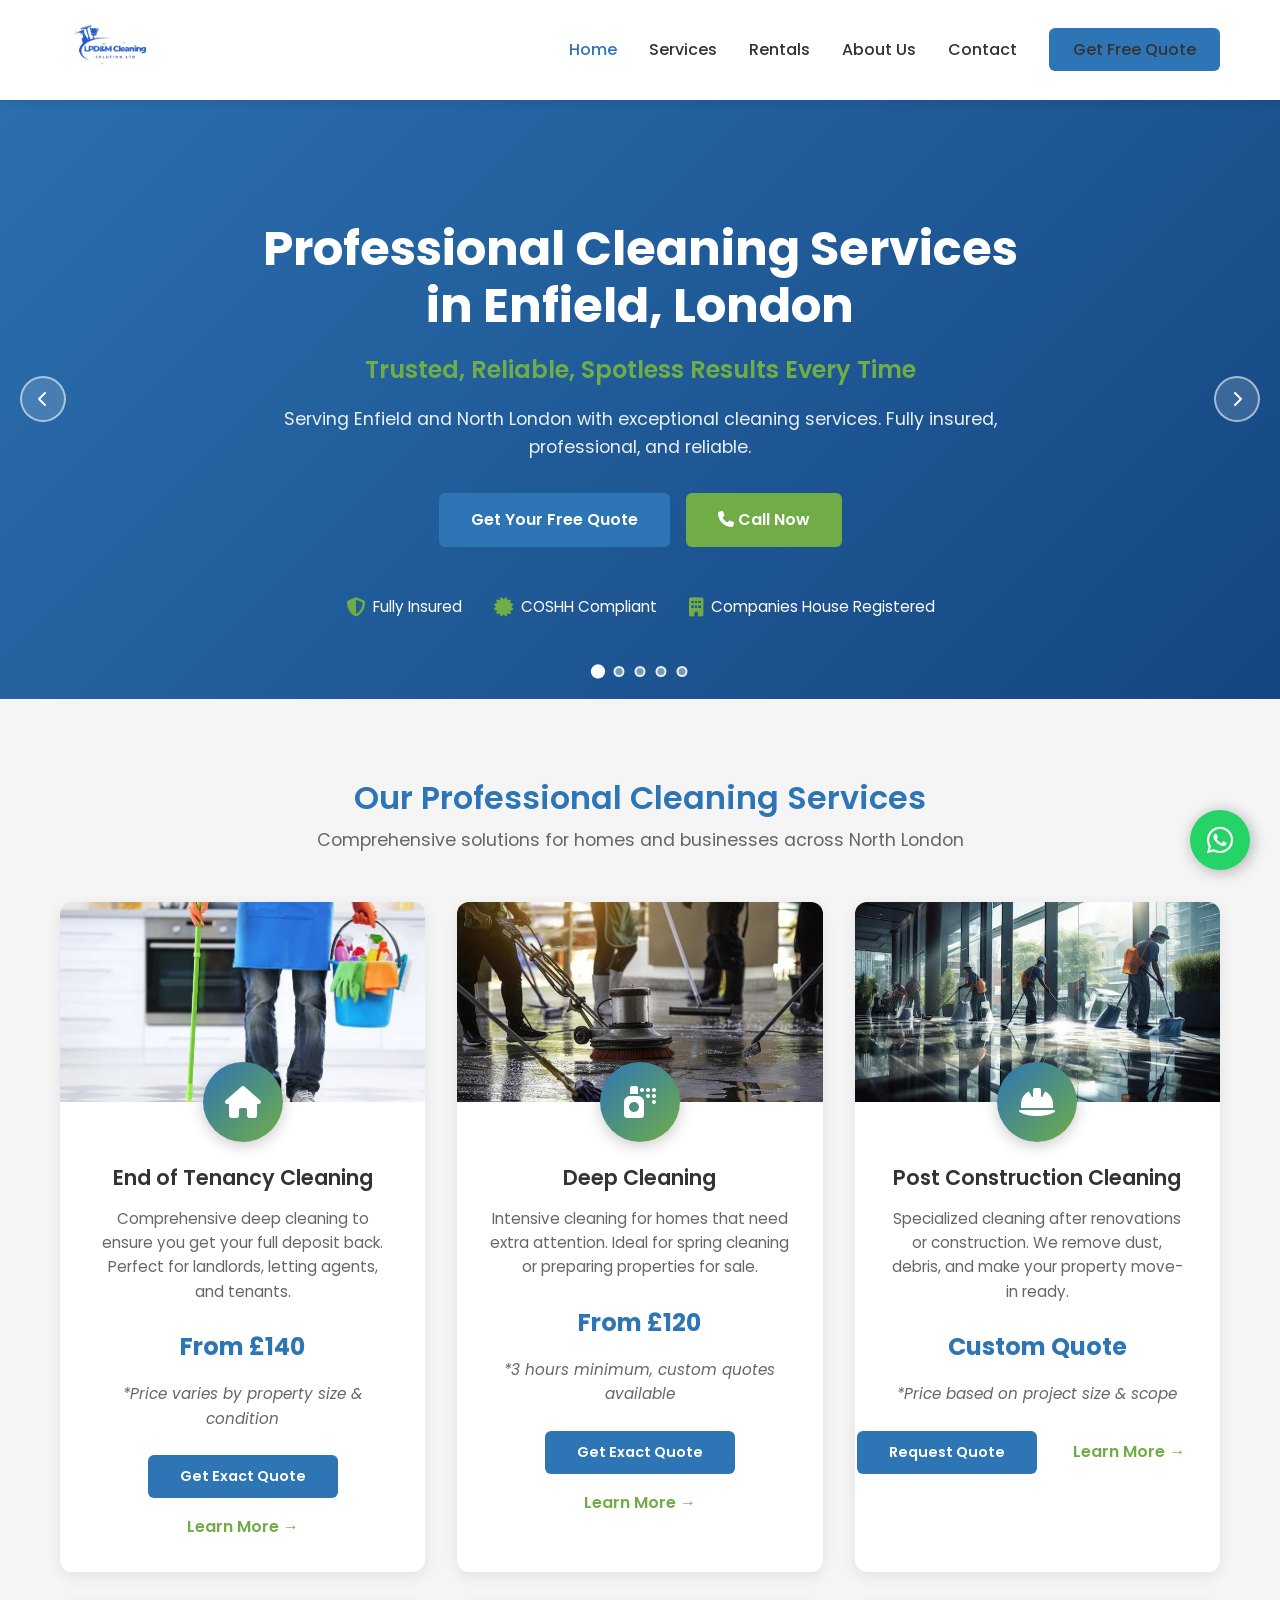
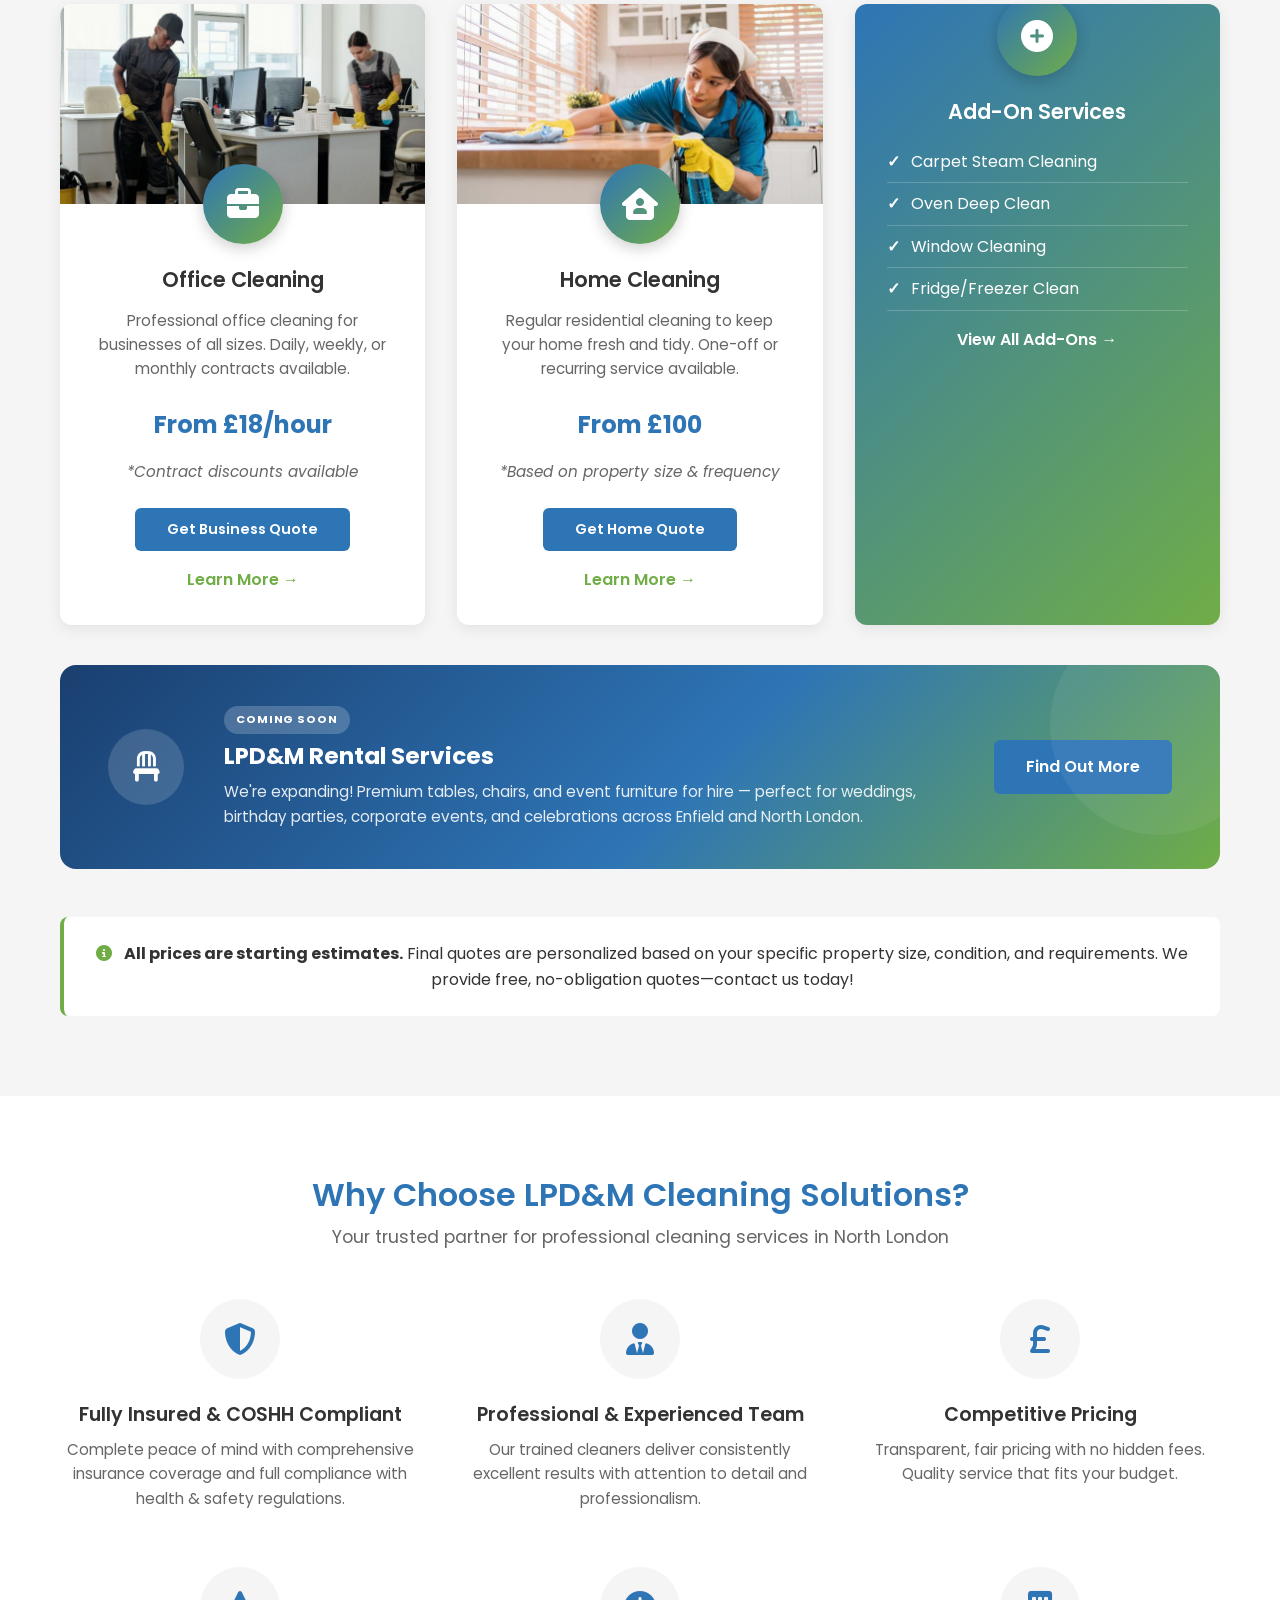
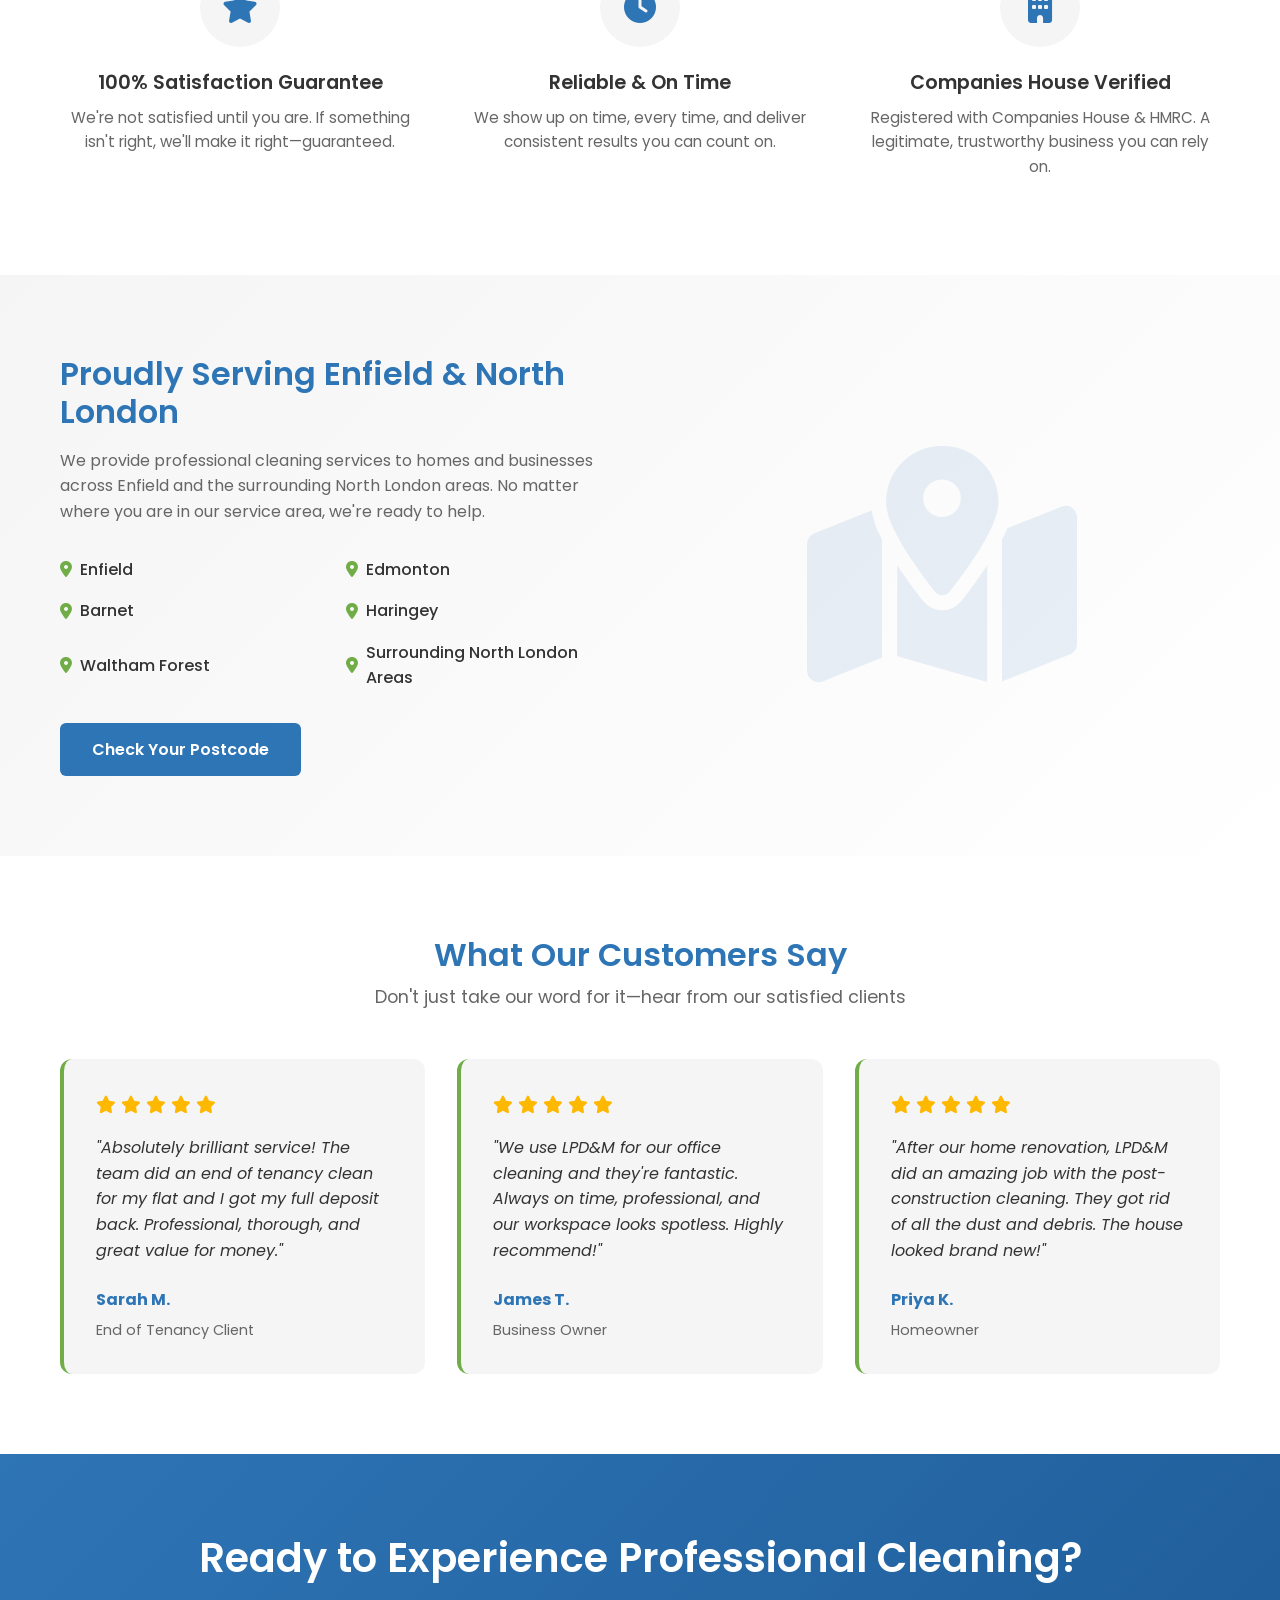
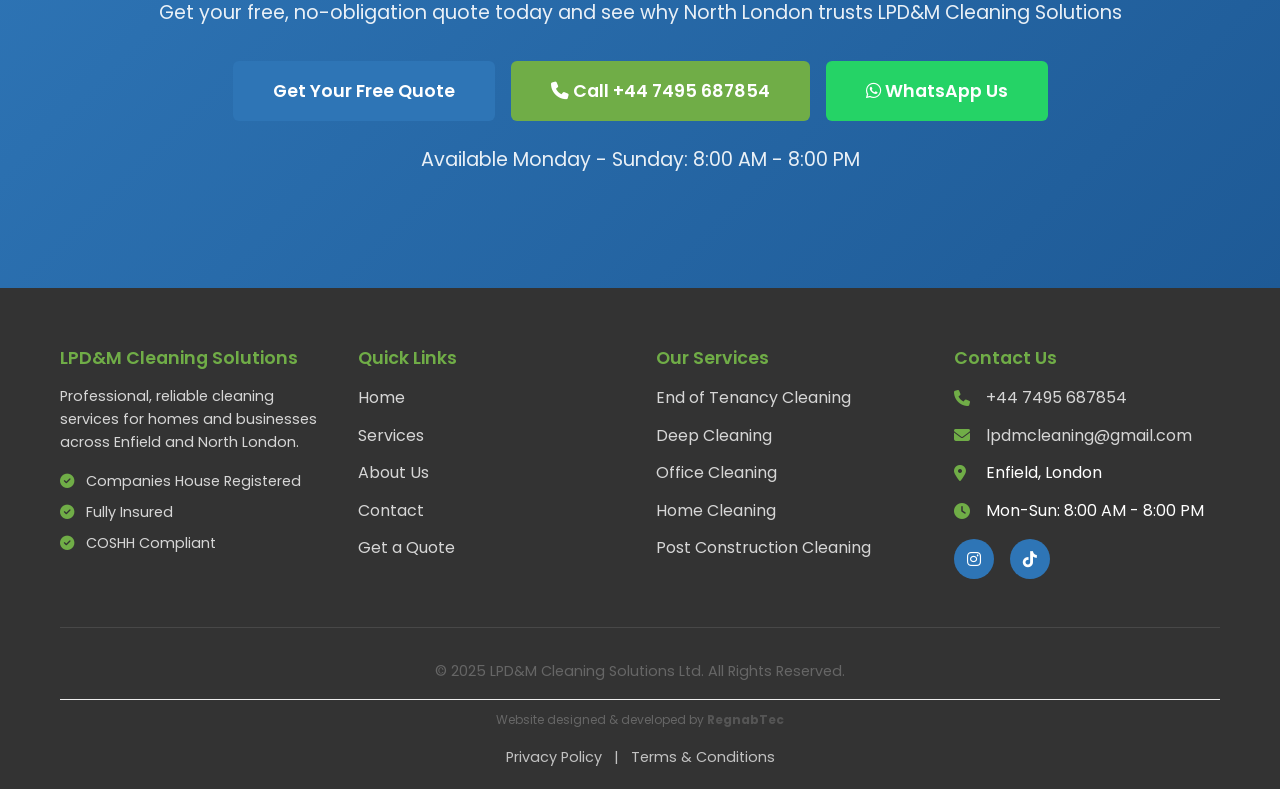
<file: index.html>
<!DOCTYPE html>
<html lang="en">
<head>
    <meta charset="UTF-8">
    <meta name="viewport" content="width=device-width, initial-scale=1.0">
    <meta name="description" content="Professional cleaning services in Enfield and North London. Fully insured, COSHH compliant. End of tenancy, deep cleaning, office cleaning, and more. Get your free quote today!">
    <meta name="keywords" content="cleaning services Enfield, cleaning company London, end of tenancy cleaning, office cleaning, deep cleaning, professional cleaners">
    <title>LPD&M Cleaning Solutions | Professional Cleaning Services in Enfield, London</title>
    <!-- Favicon -->
    <link rel="icon" type="image/png" href="./images/logo_new.png">

    <!-- Preconnect for faster CDN loading -->
    <link rel="preconnect" href="https://fonts.googleapis.com">
    <link rel="preconnect" href="https://fonts.gstatic.com" crossorigin>
    <link rel="preconnect" href="https://cdnjs.cloudflare.com">

    <!-- Open Graph / Social Sharing -->
    <meta property="og:type" content="website">
    <meta property="og:title" content="LPD&M Cleaning Solutions | Professional Cleaning Services in Enfield, London">
    <meta property="og:description" content="Professional cleaning services in Enfield and North London. Fully insured, COSHH compliant. End of tenancy, deep cleaning, office cleaning, and more. Get your free quote today!">
    <meta property="og:image" content="./images/logo_new.png">
    <meta property="og:url" content="https://lpdmcleaning.co.uk/index.html">
    <meta property="og:site_name" content="LPD&M Cleaning Solutions">
    <meta name="twitter:card" content="summary_large_image">
    <meta name="twitter:title" content="LPD&M Cleaning Solutions | Professional Cleaning in Enfield">
    <meta name="twitter:description" content="Trusted cleaning services in Enfield & North London. Fully insured, COSHH compliant. Free quotes available.">
    <meta name="twitter:image" content="./images/logo_new.png">

    <link rel="stylesheet" href="styles.css">

    <!-- Font Awesome for icons -->
    <link rel="stylesheet" href="https://cdnjs.cloudflare.com/ajax/libs/font-awesome/6.4.0/css/all.min.css">

    <!-- Google Fonts -->
    <link href="https://fonts.googleapis.com/css2?family=Poppins:wght@300;400;600;700&display=swap" rel="stylesheet">

    <!-- LocalBusiness Structured Data (JSON-LD) -->
    <script type="application/ld+json">
    {
      "@context": "https://schema.org",
      "@type": "LocalBusiness",
      "name": "LPD&M Cleaning Solutions",
      "description": "Professional cleaning services in Enfield and North London. End of tenancy, deep cleaning, office cleaning, post construction, and home cleaning.",
      "url": "https://lpdmcleaning.co.uk",
      "telephone": "+447495687854",
      "email": "lpdmcleaning@gmail.com",
      "address": {
        "@type": "PostalAddress",
        "addressLocality": "Enfield",
        "addressRegion": "London",
        "addressCountry": "GB"
      },
      "areaServed": ["Enfield", "Edmonton", "Barnet", "Haringey", "Waltham Forest", "North London"],
      "openingHours": "Mo-Su 08:00-20:00",
      "priceRange": "££",
      "image": "https://lpdmcleaning.co.uk/images/logo_new.png",
      "sameAs": [
        "https://www.instagram.com/lpdm_cleaning_services?igsh=Zngyd2xrNWZuODBm&utm_source=qr",
        "https://www.tiktok.com/@lpdmcleaning?_r=1&_t=ZN-948n68hawVS"
      ],
      "hasOfferCatalog": {
        "@type": "OfferCatalog",
        "name": "Cleaning Services",
        "itemListElement": [
          {"@type": "Offer", "itemOffered": {"@type": "Service", "name": "End of Tenancy Cleaning"}, "price": "140", "priceCurrency": "GBP"},
          {"@type": "Offer", "itemOffered": {"@type": "Service", "name": "Deep Cleaning"}, "price": "120", "priceCurrency": "GBP"},
          {"@type": "Offer", "itemOffered": {"@type": "Service", "name": "Office Cleaning"}, "price": "18", "priceCurrency": "GBP"},
          {"@type": "Offer", "itemOffered": {"@type": "Service", "name": "Home Cleaning"}, "price": "100", "priceCurrency": "GBP"},
          {"@type": "Offer", "itemOffered": {"@type": "Service", "name": "Post Construction Cleaning"}}
        ]
      }
    }
    </script>
</head>
<body>

    <!-- Navigation -->
    <nav class="navbar">
        <div class="container">
            <div class="nav-wrapper">
                <div class="logo">
                    <a href="index.html">
                        <img src="./images/logo_new.png" alt="LPD&M Cleaning Solutions Logo" class="logo-img">
                       
                    </a>
                </div>
                <ul class="nav-menu">
                    <li><a href="index.html" class="active">Home</a></li>
                    <li><a href="services.html">Services</a></li>
                    <li><a href="rental.html">Rentals</a></li>
                    <li><a href="about.html">About Us</a></li>
                    <li><a href="contact.html">Contact</a></li>
                    <li><a href="quote.html" class="btn-nav">Get Free Quote</a></li>
                </ul>
                <div class="hamburger" aria-label="Toggle navigation menu" role="button" tabindex="0">
                    <span></span>
                    <span></span>
                    <span></span>
                </div>
            </div>
        </div>
    </nav>

    <!-- Hero Carousel -->
    <section class="hero hero-carousel">

        <!-- Background slides — each has its own gradient via ::after -->
        <div class="carousel-track">
            <div class="carousel-slide is-active" style="background-image:url('https://images.unsplash.com/photo-1581578731548-c64695cc6952?w=1920&auto=format&fit=crop&q=80');"></div>
            <div class="carousel-slide" style="background-image:url('https://images.unsplash.com/photo-1527515637-2b3f6c12c2f9?w=1920&auto=format&fit=crop&q=80');"></div>
            <div class="carousel-slide" style="background-image:url('https://images.unsplash.com/photo-1563453392212-326f5e854473?w=1920&auto=format&fit=crop&q=80');"></div>
            <div class="carousel-slide" style="background-image:url('https://images.unsplash.com/photo-1585421514738-01798e348b17?w=1920&auto=format&fit=crop&q=80');"></div>
            <div class="carousel-slide" style="background-image:url('https://images.unsplash.com/photo-1558618666-fcd25c85cd64?w=1920&auto=format&fit=crop&q=80');"></div>
        </div>

        <!-- Wave decoration overlay -->
        <div class="hero-overlay"></div>

        <!-- Prev / Next arrows -->
        <button class="carousel-arrow carousel-arrow--prev" aria-label="Previous slide">
            <i class="fas fa-chevron-left"></i>
        </button>
        <button class="carousel-arrow carousel-arrow--next" aria-label="Next slide">
            <i class="fas fa-chevron-right"></i>
        </button>

        <!-- Hero content — always centred on top of the slides -->
        <div class="container">
            <div class="hero-content">
                <h1 class="hero-title">Professional Cleaning Services in Enfield, London</h1>
                <p class="hero-subtitle">Trusted, Reliable, Spotless Results Every Time</p>
                <p class="hero-description">Serving Enfield and North London with exceptional cleaning services. Fully insured, professional, and reliable.</p>
                <div class="hero-buttons">
                    <a href="quote.html" class="btn btn-primary">Get Your Free Quote</a>
                    <a href="tel:+447495687854" class="btn btn-secondary">
                        <i class="fas fa-phone"></i> Call Now
                    </a>
                </div>
                <div class="hero-trust">
                    <div class="trust-item">
                        <i class="fas fa-shield-alt"></i>
                        <span>Fully Insured</span>
                    </div>
                    <div class="trust-item">
                        <i class="fas fa-certificate"></i>
                        <span>COSHH Compliant</span>
                    </div>
                    <div class="trust-item">
                        <i class="fas fa-building"></i>
                        <span>Companies House Registered</span>
                    </div>
                </div>
            </div>
        </div>

        <!-- Dot navigation -->
        <div class="carousel-nav">
            <button class="carousel-nav__dot is-active" aria-label="Slide 1 — Home Cleaning"></button>
            <button class="carousel-nav__dot" aria-label="Slide 2 — Deep Cleaning"></button>
            <button class="carousel-nav__dot" aria-label="Slide 3 — Cleaning Products"></button>
            <button class="carousel-nav__dot" aria-label="Slide 4 — Supplies"></button>
            <button class="carousel-nav__dot" aria-label="Slide 5 — Office Cleaning"></button>
        </div>
    </section>

    <!-- Services Overview -->
    <section class="services-overview">
        <div class="container">
            <div class="section-header">
                <h2>Our Professional Cleaning Services</h2>
                <p>Comprehensive solutions for homes and businesses across North London</p>
            </div>

            <div class="services-grid">
                <!-- Service 1 -->
                <div class="service-card">
                    <div class="service-image">
                        <img src="./images/ETC.jpg" alt="End of Tenancy Cleaning" loading="lazy">
                    </div>
                    <div class="service-icon">
                        <i class="fas fa-home"></i>
                    </div>
                    <h3>End of Tenancy Cleaning</h3>
                    <p>Comprehensive deep cleaning to ensure you get your full deposit back. Perfect for landlords, letting agents, and tenants.</p>
                    <div class="service-price">From £140</div>
                    <p class="price-note">*Price varies by property size & condition</p>
                    <a href="quote.html" class="btn btn-primary btn-small">Get Exact Quote</a>
                    <a href="services.html#end-of-tenancy" class="service-link">Learn More →</a>
                </div>

                <!-- Service 2 -->
                <div class="service-card">
                    <div class="service-image">
                        <img src="./images/DCS.jpg" alt="Deep Cleaning Services" loading="lazy">
                    </div>
                    <div class="service-icon">
                        <i class="fas fa-spray-can"></i>
                    </div>
                    <h3>Deep Cleaning</h3>
                    <p>Intensive cleaning for homes that need extra attention. Ideal for spring cleaning or preparing properties for sale.</p>
                    <div class="service-price">From £120</div>
                    <p class="price-note">*3 hours minimum, custom quotes available</p>
                    <a href="quote.html" class="btn btn-primary btn-small">Get Exact Quote</a>
                    <a href="services.html#deep-cleaning" class="service-link">Learn More →</a>
                </div>

                <!-- Service 3 -->
                <div class="service-card">
                    <div class="service-image">
                        <img src="./images/PCS.jpg" alt="Post Construction Cleaning" loading="lazy">
                    </div>
                    <div class="service-icon">
                        <i class="fas fa-hard-hat"></i>
                    </div>
                    <h3>Post Construction Cleaning</h3>
                    <p>Specialized cleaning after renovations or construction. We remove dust, debris, and make your property move-in ready.</p>
                    <div class="service-price">Custom Quote</div>
                    <p class="price-note">*Price based on project size & scope</p>
                    <a href="quote.html" class="btn btn-primary btn-small">Request Quote</a>
                    <a href="services.html#post-construction" class="service-link">Learn More →</a>
                </div>

                <!-- Service 4 -->
                <div class="service-card">
                    <div class="service-image">
                        <img src="./images/OCS.jpg" alt="Office Cleaning Services" loading="lazy">
                    </div>
                    <div class="service-icon">
                        <i class="fas fa-briefcase"></i>
                    </div>
                    <h3>Office Cleaning</h3>
                    <p>Professional office cleaning for businesses of all sizes. Daily, weekly, or monthly contracts available.</p>
                    <div class="service-price">From £18/hour</div>
                    <p class="price-note">*Contract discounts available</p>
                    <a href="quote.html" class="btn btn-primary btn-small">Get Business Quote</a>
                    <a href="services.html#office-cleaning" class="service-link">Learn More →</a>
                </div>

                <!-- Service 5 -->
                <div class="service-card">
                    <div class="service-image">
                        <img src="./images/HCS.jpg" alt="Home Cleaning Services" loading="lazy">
                    </div>
                    <div class="service-icon">
                        <i class="fas fa-house-user"></i>
                    </div>
                    <h3>Home Cleaning</h3>
                    <p>Regular residential cleaning to keep your home fresh and tidy. One-off or recurring service available.</p>
                    <div class="service-price">From £100</div>
                    <p class="price-note">*Based on property size & frequency</p>
                    <a href="quote.html" class="btn btn-primary btn-small">Get Home Quote</a>
                    <a href="services.html#home-cleaning" class="service-link">Learn More →</a>
                </div>

                <!-- Add-Ons Card -->
                <div class="service-card service-card-accent">
                    <div class="service-icon">
                        <i class="fas fa-plus-circle"></i>
                    </div>
                    <h3>Add-On Services</h3>
                    <ul class="addon-list">
                        <li>Carpet Steam Cleaning</li>
                        <li>Oven Deep Clean</li>
                        <li>Window Cleaning</li>
                        <li>Fridge/Freezer Clean</li>
                    </ul>
                    <a href="services.html#add-ons" class="service-link">View All Add-Ons →</a>
                </div>
            </div>

            <!-- Rental Services — Horizontal Coming Soon Banner -->
            <div class="rental-banner">
                <div class="rental-banner__icon">
                    <i class="fas fa-chair"></i>
                </div>
                <div class="rental-banner__body">
                    <span class="coming-soon-badge">Coming Soon</span>
                    <h3>LPD&M Rental Services</h3>
                    <p>We're expanding! Premium tables, chairs, and event furniture for hire — perfect for weddings, birthday parties, corporate events, and celebrations across Enfield and North London.</p>
                </div>
                <div class="rental-banner__cta">
                    <a href="rental.html" class="btn btn-primary">Find Out More</a>
                </div>
            </div>

            <!-- Pricing Disclaimer -->
            <div class="pricing-disclaimer">
                <p><i class="fas fa-info-circle"></i> <strong>All prices are starting estimates.</strong> Final quotes are personalized based on your specific property size, condition, and requirements. We provide free, no-obligation quotes—contact us today!</p>
            </div>
        </div>
    </section>

    <!-- Why Choose Us -->
    <section class="why-choose-us">
        <div class="container">
            <div class="section-header">
                <h2>Why Choose LPD&M Cleaning Solutions?</h2>
                <p>Your trusted partner for professional cleaning services in North London</p>
            </div>

            <div class="features-grid">
                <div class="feature-item">
                    <div class="feature-icon">
                        <i class="fas fa-shield-alt"></i>
                    </div>
                    <h3>Fully Insured & COSHH Compliant</h3>
                    <p>Complete peace of mind with comprehensive insurance coverage and full compliance with health & safety regulations.</p>
                </div>

                <div class="feature-item">
                    <div class="feature-icon">
                        <i class="fas fa-user-tie"></i>
                    </div>
                    <h3>Professional & Experienced Team</h3>
                    <p>Our trained cleaners deliver consistently excellent results with attention to detail and professionalism.</p>
                </div>

                <div class="feature-item">
                    <div class="feature-icon">
                        <i class="fas fa-pound-sign"></i>
                    </div>
                    <h3>Competitive Pricing</h3>
                    <p>Transparent, fair pricing with no hidden fees. Quality service that fits your budget.</p>
                </div>

                <div class="feature-item">
                    <div class="feature-icon">
                        <i class="fas fa-star"></i>
                    </div>
                    <h3>100% Satisfaction Guarantee</h3>
                    <p>We're not satisfied until you are. If something isn't right, we'll make it right—guaranteed.</p>
                </div>

                <div class="feature-item">
                    <div class="feature-icon">
                        <i class="fas fa-clock"></i>
                    </div>
                    <h3>Reliable & On Time</h3>
                    <p>We show up on time, every time, and deliver consistent results you can count on.</p>
                </div>

                <div class="feature-item">
                    <div class="feature-icon">
                        <i class="fas fa-building"></i>
                    </div>
                    <h3>Companies House Verified</h3>
                    <p>Registered with Companies House & HMRC. A legitimate, trustworthy business you can rely on.</p>
                </div>
            </div>
        </div>
    </section>

    <!-- Service Areas -->
    <section class="service-areas">
        <div class="container">
            <div class="areas-content">
                <div class="areas-text">
                    <h2>Proudly Serving Enfield & North London</h2>
                    <p>We provide professional cleaning services to homes and businesses across Enfield and the surrounding North London areas. No matter where you are in our service area, we're ready to help.</p>
                    <ul class="areas-list">
                        <li><i class="fas fa-map-marker-alt"></i> Enfield</li>
                        <li><i class="fas fa-map-marker-alt"></i> Edmonton</li>
                        <li><i class="fas fa-map-marker-alt"></i> Barnet</li>
                        <li><i class="fas fa-map-marker-alt"></i> Haringey</li>
                        <li><i class="fas fa-map-marker-alt"></i> Waltham Forest</li>
                        <li><i class="fas fa-map-marker-alt"></i> Surrounding North London Areas</li>
                    </ul>
                    <a href="contact.html" class="btn btn-primary">Check Your Postcode</a>
                </div>
                <div class="areas-map">
                    <i class="fas fa-map-marked-alt"></i>
                </div>
            </div>
        </div>
    </section>

    <!-- Testimonials -->
    <section class="testimonials">
        <div class="container">
            <div class="section-header">
                <h2>What Our Customers Say</h2>
                <p>Don't just take our word for it—hear from our satisfied clients</p>
            </div>

            <div class="testimonials-grid">
                <div class="testimonial-card">
                    <div class="stars">
                        <i class="fas fa-star"></i>
                        <i class="fas fa-star"></i>
                        <i class="fas fa-star"></i>
                        <i class="fas fa-star"></i>
                        <i class="fas fa-star"></i>
                    </div>
                    <p class="testimonial-text">"Absolutely brilliant service! The team did an end of tenancy clean for my flat and I got my full deposit back. Professional, thorough, and great value for money."</p>
                    <div class="testimonial-author">
                        <strong>Sarah M.</strong>
                        <span>End of Tenancy Client</span>
                    </div>
                </div>

                <div class="testimonial-card">
                    <div class="stars">
                        <i class="fas fa-star"></i>
                        <i class="fas fa-star"></i>
                        <i class="fas fa-star"></i>
                        <i class="fas fa-star"></i>
                        <i class="fas fa-star"></i>
                    </div>
                    <p class="testimonial-text">"We use LPD&M for our office cleaning and they're fantastic. Always on time, professional, and our workspace looks spotless. Highly recommend!"</p>
                    <div class="testimonial-author">
                        <strong>James T.</strong>
                        <span>Business Owner</span>
                    </div>
                </div>

                <div class="testimonial-card">
                    <div class="stars">
                        <i class="fas fa-star"></i>
                        <i class="fas fa-star"></i>
                        <i class="fas fa-star"></i>
                        <i class="fas fa-star"></i>
                        <i class="fas fa-star"></i>
                    </div>
                    <p class="testimonial-text">"After our home renovation, LPD&M did an amazing job with the post-construction cleaning. They got rid of all the dust and debris. The house looked brand new!"</p>
                    <div class="testimonial-author">
                        <strong>Priya K.</strong>
                        <span>Homeowner</span>
                    </div>
                </div>
            </div>
        </div>
    </section>

    <!-- Final CTA -->
    <section class="final-cta">
        <div class="container">
            <div class="cta-content">
                <h2>Ready to Experience Professional Cleaning?</h2>
                <p>Get your free, no-obligation quote today and see why North London trusts LPD&M Cleaning Solutions</p>
                <div class="cta-buttons">
                    <a href="quote.html" class="btn btn-primary btn-large">Get Your Free Quote</a>
                    <a href="tel:+447495687854" class="btn btn-secondary btn-large">
                        <i class="fas fa-phone"></i> Call +44 7495 687854
                    </a>
                    <a href="https://wa.me/447495687854" class="btn btn-whatsapp btn-large" target="_blank" rel="noopener noreferrer">
                        <i class="fab fa-whatsapp"></i> WhatsApp Us
                    </a>
                </div>
                <p class="cta-hours">Available Monday - Sunday: 8:00 AM - 8:00 PM</p>
            </div>
        </div>
    </section>

    <!--
        =====================================================================
        REUSABLE QUOTE FORM MODULE
        =====================================================================
        This block is intentionally commented out on the homepage.
        It is the canonical, backend-ready quote form to be dropped into
        contact.html and quote.html. The QuoteFormController in script.js
        will auto-detect it via [data-form="quote"] and bind submission.

        Backend contract: see script.js -> CONFIG.API_QUOTE_ENDPOINT

        To activate on a page:
          1. Uncomment this block (or copy into contact.html / quote.html)
          2. Ensure script.js is loaded
          3. JS will intercept submission, POST to the configured endpoint,
             and render the inline error fallback if the request fails.
        =====================================================================

        <section class="quote-form-section">
            <div class="container">
                <div class="quote-form-wrapper">
                    <div class="section-header">
                        <h2>Get Your Free Quote</h2>
                        <p>Fill in the form below and we'll get back to you within 24 hours</p>
                    </div>

                    <div
                        class="form-message form-message--error"
                        data-form-message="error"
                        role="alert"
                        aria-live="polite"
                        hidden
                    >
                        <div class="form-message__icon">
                            <i class="fas fa-exclamation-triangle"></i>
                        </div>
                        <div class="form-message__body">
                            <strong>We couldn't send your request right now.</strong>
                            <p>Please contact us directly and we'll respond immediately:</p>
                            <div class="form-message__actions">
                                <a href="tel:+447495687854" class="btn btn-primary btn-small">
                                    <i class="fas fa-phone"></i> Call +44 7495 687854
                                </a>
                                <a href="https://wa.me/447495687854" class="btn btn-whatsapp btn-small" target="_blank" rel="noopener noreferrer">
                                    <i class="fab fa-whatsapp"></i> WhatsApp Us
                                </a>
                            </div>
                        </div>
                    </div>

                    <div
                        class="form-message form-message--success"
                        data-form-message="success"
                        role="status"
                        aria-live="polite"
                        hidden
                    >
                        <div class="form-message__icon">
                            <i class="fas fa-check-circle"></i>
                        </div>
                        <div class="form-message__body">
                            <strong>Thanks — we've received your request.</strong>
                            <p>One of our team will be in touch within 24 hours.</p>
                        </div>
                    </div>

                    <form
                        class="quote-form"
                        data-form="quote"
                        novalidate
                        aria-label="Request a free cleaning quote"
                    >
                        <div class="form-row">
                            <div class="form-group">
                                <label for="qf-name">Full Name <span aria-hidden="true">*</span></label>
                                <input type="text" id="qf-name" name="name" required autocomplete="name">
                            </div>
                            <div class="form-group">
                                <label for="qf-email">Email Address <span aria-hidden="true">*</span></label>
                                <input type="email" id="qf-email" name="email" required autocomplete="email">
                            </div>
                        </div>

                        <div class="form-row">
                            <div class="form-group">
                                <label for="qf-phone">Phone Number <span aria-hidden="true">*</span></label>
                                <input type="tel" id="qf-phone" name="phone" required autocomplete="tel">
                            </div>
                            <div class="form-group">
                                <label for="qf-property">Property Size</label>
                                <select id="qf-property" name="property_size">
                                    <option value="">Select property size</option>
                                    <option value="studio">Studio / 1 Bedroom</option>
                                    <option value="2-bed">2 Bedroom</option>
                                    <option value="3-bed">3 Bedroom</option>
                                    <option value="4-plus-bed">4+ Bedroom</option>
                                    <option value="office-small">Office (Small)</option>
                                    <option value="office-large">Office (Large)</option>
                                </select>
                            </div>
                        </div>

                        <div class="form-group">
                            <label for="qf-service">Service Required <span aria-hidden="true">*</span></label>
                            <select id="qf-service" name="service" required>
                                <option value="">Select a service</option>
                                <option value="end-of-tenancy">End of Tenancy Cleaning</option>
                                <option value="deep-cleaning">Deep Cleaning</option>
                                <option value="post-construction">Post Construction Cleaning</option>
                                <option value="office-cleaning">Office Cleaning</option>
                                <option value="home-cleaning">Home Cleaning</option>
                                <option value="other">Other / Not Sure</option>
                            </select>
                        </div>

                        <div class="form-group">
                            <label for="qf-message">Additional Details</label>
                            <textarea id="qf-message" name="message" rows="5" placeholder="Tell us about your cleaning requirements, preferred date, or any specific needs..."></textarea>
                        </div>

                        <button type="submit" class="btn btn-primary btn-large" data-form-submit>
                            <span data-submit-label>Send My Free Quote</span>
                            <span data-submit-spinner hidden>
                                <i class="fas fa-spinner fa-spin"></i> Sending...
                            </span>
                        </button>
                    </form>
                </div>
            </div>
        </section>
        =====================================================================
    -->

    <!-- Footer -->
    <footer class="footer">
        <div class="container">
            <div class="footer-grid">
                <!-- Column 1: About -->
                <div class="footer-col">
                    <h4>LPD&M Cleaning Solutions</h4>
                    <p>Professional, reliable cleaning services for homes and businesses across Enfield and North London.</p>
                    <div class="footer-certifications">
                        <p><i class="fas fa-check-circle"></i> Companies House Registered</p>
                        <p><i class="fas fa-check-circle"></i> Fully Insured</p>
                        <p><i class="fas fa-check-circle"></i> COSHH Compliant</p>
                    </div>
                </div>

                <!-- Column 2: Quick Links -->
                <div class="footer-col">
                    <h4>Quick Links</h4>
                    <ul>
                        <li><a href="index.html">Home</a></li>
                        <li><a href="services.html">Services</a></li>
                        <li><a href="about.html">About Us</a></li>
                        <li><a href="contact.html">Contact</a></li>
                        <li><a href="quote.html">Get a Quote</a></li>
                    </ul>
                </div>

                <!-- Column 3: Services -->
                <div class="footer-col">
                    <h4>Our Services</h4>
                    <ul>
                        <li><a href="services.html#end-of-tenancy">End of Tenancy Cleaning</a></li>
                        <li><a href="services.html#deep-cleaning">Deep Cleaning</a></li>
                        <li><a href="services.html#office-cleaning">Office Cleaning</a></li>
                        <li><a href="services.html#home-cleaning">Home Cleaning</a></li>
                        <li><a href="services.html#post-construction">Post Construction Cleaning</a></li>
                    </ul>
                </div>

                <!-- Column 4: Contact -->
                <div class="footer-col">
                    <h4>Contact Us</h4>
                    <ul class="footer-contact">
                        <li>
                            <i class="fas fa-phone"></i>
                            <a href="tel:+447495687854">+44 7495 687854</a>
                        </li>
                        <li>
                            <i class="fas fa-envelope"></i>
                            <a href="mailto:lpdmcleaning@gmail.com">lpdmcleaning@gmail.com</a>
                        </li>
                        <li>
                            <i class="fas fa-map-marker-alt"></i>
                            <span>Enfield, London</span>
                        </li>
                        <li>
                            <i class="fas fa-clock"></i>
                            <span>Mon-Sun: 8:00 AM - 8:00 PM</span>
                        </li>
                    </ul>
                    <div class="social-icons">
                        <a href="https://www.instagram.com/lpdm_cleaning_services?igsh=Zngyd2xrNWZuODBm&utm_source=qr" target="_blank" rel="noopener noreferrer" aria-label="Instagram"><i class="fab fa-instagram"></i></a>
                        <a href="https://www.tiktok.com/@lpdmcleaning?_r=1&_t=ZN-948n68hawVS" target="_blank" rel="noopener noreferrer" aria-label="TikTok"><i class="fab fa-tiktok"></i></a>
                    </div>
                </div>
            </div>

            <!-- Bottom Bar -->
            <div class="footer-bottom">
                <p>&copy; 2025 LPD&M Cleaning Solutions Ltd. All Rights Reserved.</p>
                <div class="developer-credit">
    <p>Website designed & developed by <a href="https://your-portfolio-link.com" target="_blank">RegnabTec</a></p>
</div>
                <div class="footer-links">
                    <a href="privacy.html">Privacy Policy</a>
                    <span>|</span>
                    <a href="terms.html">Terms & Conditions</a>
                </div>
            </div>
        </div>
    </footer>

    <!-- WhatsApp Floating Button -->
    <a href="https://wa.me/447495687854" class="whatsapp-float" target="_blank" rel="noopener noreferrer" aria-label="Contact us on WhatsApp">
        <i class="fab fa-whatsapp"></i>
    </a>

    <script src="script.js"></script>
</body>
</html>
</file>
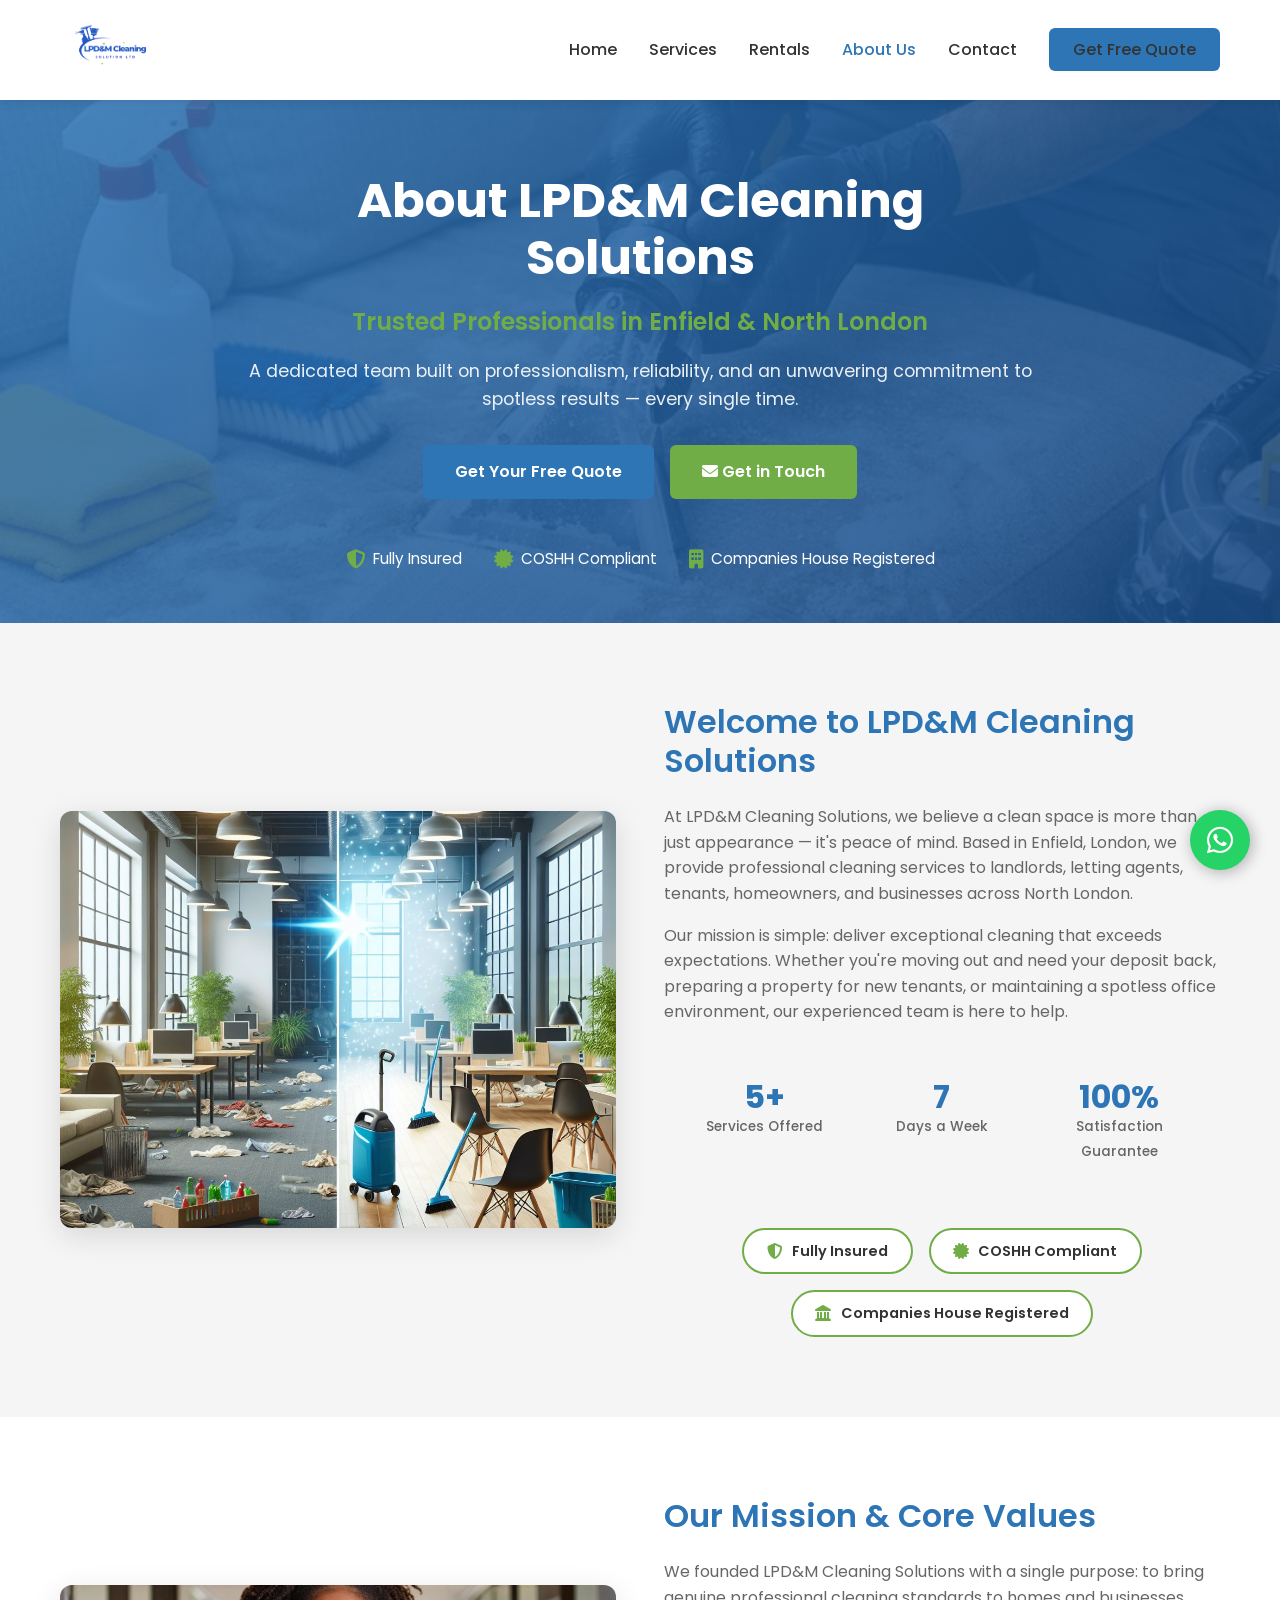
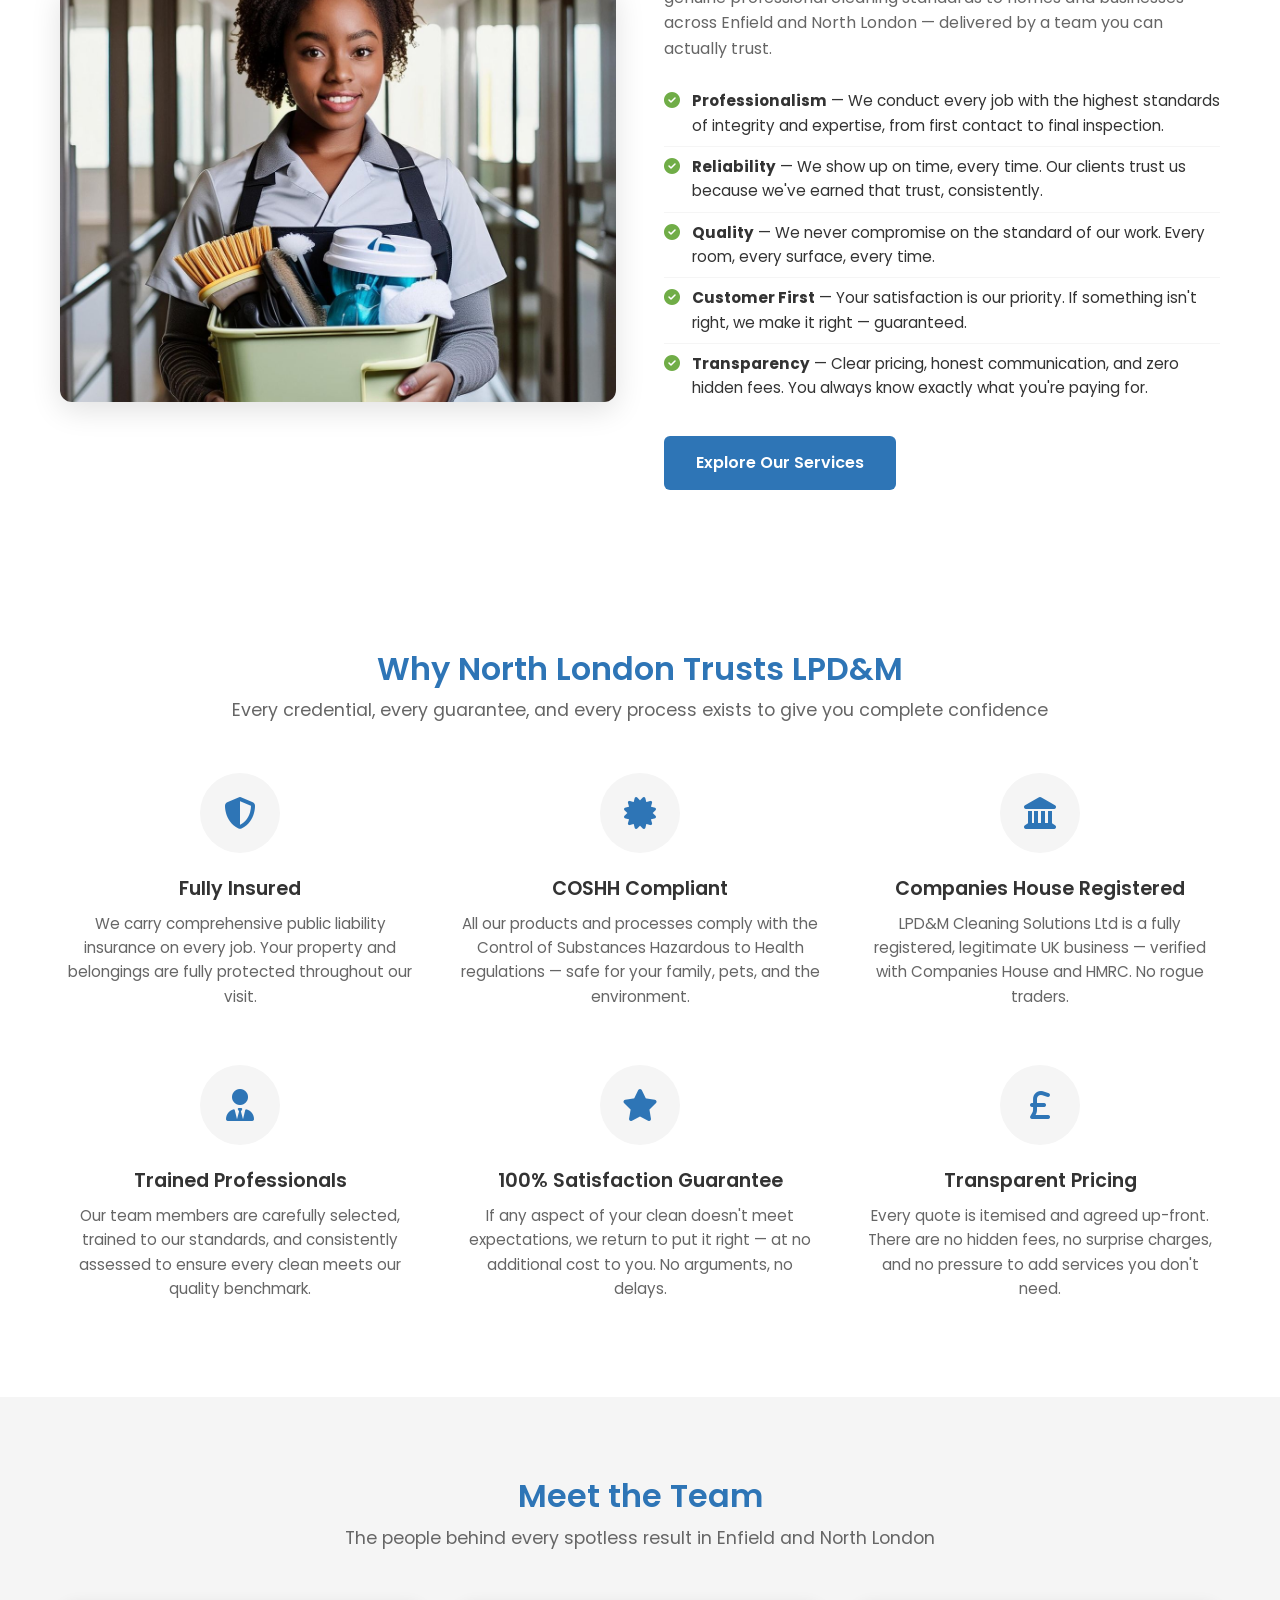
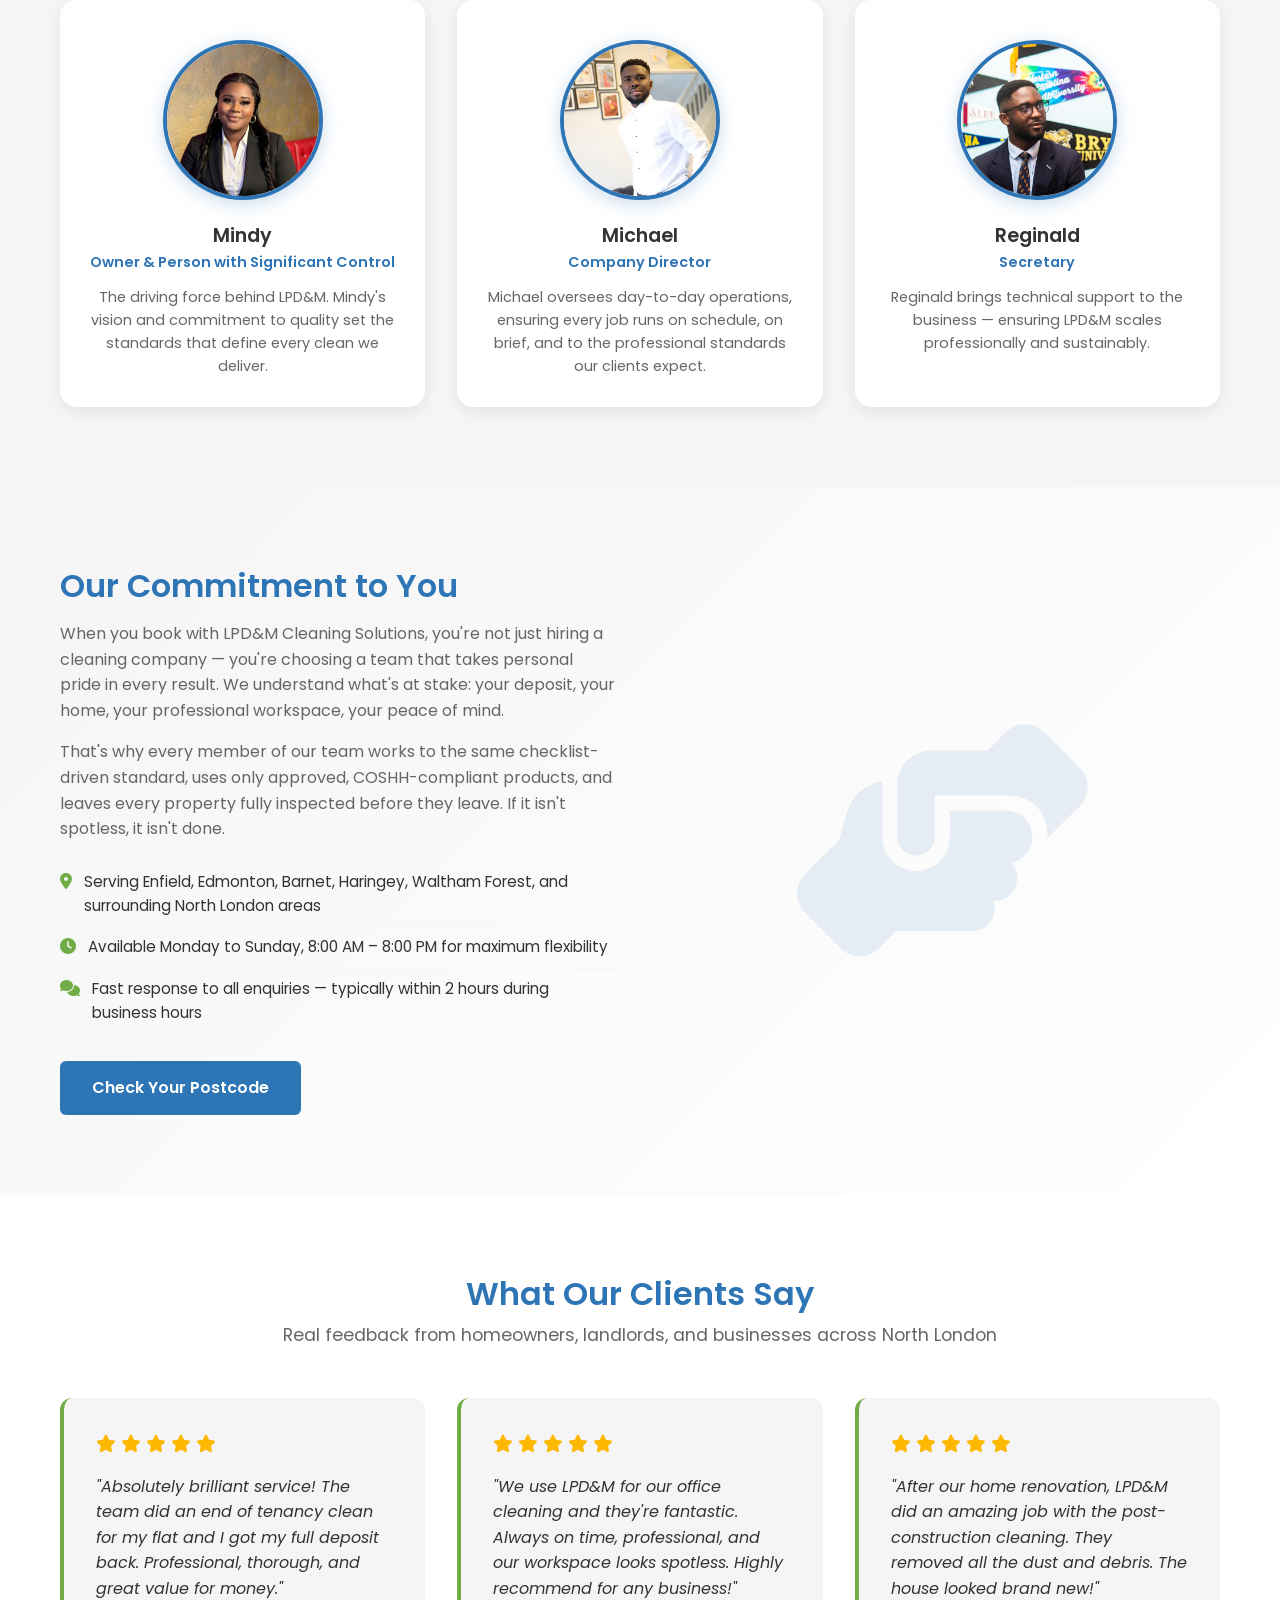
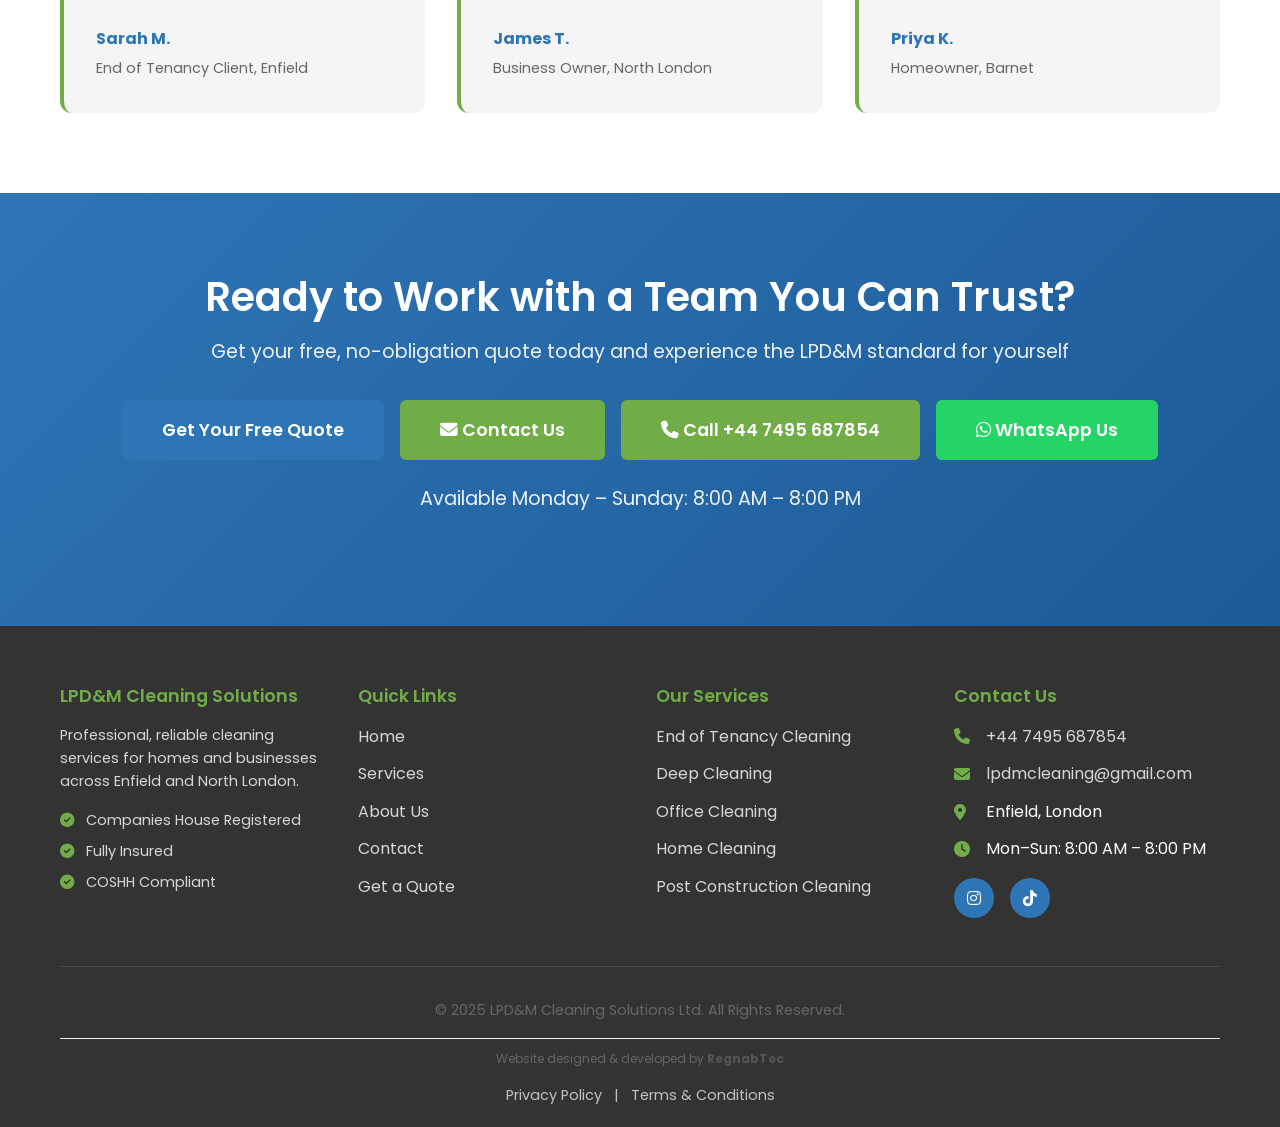
<file: about.html>
<!DOCTYPE html>
<html lang="en">
<head>
    <meta charset="UTF-8">
    <meta name="viewport" content="width=device-width, initial-scale=1.0">
    <meta name="description" content="About LPD&M Cleaning Solutions — a trusted, fully insured, and COSHH compliant cleaning company based in Enfield, London. Meet our team and learn our story.">
    <meta name="keywords" content="about LPD&M cleaning, cleaning company Enfield, professional cleaners London, insured cleaning company, COSHH compliant cleaners">
    <title>About Us | LPD&amp;M Cleaning Solutions — Enfield &amp; North London</title>
    <!-- Favicon -->
    <link rel="icon" type="image/png" href="./images/logo_new.png">

    <!-- Preconnect for faster CDN loading -->
    <link rel="preconnect" href="https://fonts.googleapis.com">
    <link rel="preconnect" href="https://fonts.gstatic.com" crossorigin>
    <link rel="preconnect" href="https://cdnjs.cloudflare.com">

    <!-- Open Graph / Social Sharing -->
    <meta property="og:type" content="website">
    <meta property="og:title" content="About Us | LPD&M Cleaning Solutions — Enfield &amp; North London">
    <meta property="og:description" content="About LPD&M Cleaning Solutions — a trusted, fully insured, and COSHH compliant cleaning company based in Enfield, London. Meet our team and learn our story.">
    <meta property="og:image" content="./images/logo_new.png">
    <meta property="og:url" content="https://lpdmcleaning.co.uk/about.html">
    <meta property="og:site_name" content="LPD&M Cleaning Solutions">
    <meta name="twitter:card" content="summary_large_image">
    <meta name="twitter:title" content="About LPD&M Cleaning Solutions — Enfield">
    <meta name="twitter:description" content="Meet the team behind LPD&M — fully insured, COSHH compliant, Companies House registered cleaning professionals.">
    <meta name="twitter:image" content="./images/logo_new.png">

    <link rel="stylesheet" href="styles.css">

    <!-- Font Awesome for icons -->
    <link rel="stylesheet" href="https://cdnjs.cloudflare.com/ajax/libs/font-awesome/6.4.0/css/all.min.css">

    <!-- Google Fonts -->
    <link href="https://fonts.googleapis.com/css2?family=Poppins:wght@300;400;600;700&display=swap" rel="stylesheet">

    <!--
        PAGE-SCOPED STYLES (2 additions only)
        =========================================================
        These two rules have no equivalent in styles.css:

        1. .hero--page  — reduces hero height for interior pages.
           The base .hero class sets 120px/80px padding designed for
           the homepage full-bleed hero. Interior pages need a
           shallower variant. No new design tokens are introduced;
           the same gradient + background-image pattern is kept.

        2. .story-section  — alternating text/image layout for the
           About story rows. It extends .service-areas / .areas-content
           semantically, but those classes carry the wrong section
           background and layout assumptions for a content-heavy prose
           section. One 80px-padding wrapper + the .areas-content grid
           (already in styles.css) is all that's needed.

        Both are tightly scoped to this page and introduce zero new
        design tokens — they only compose values already in the system.
        =========================================================
    -->
    <style>
        /* 1. Reduced-height hero for interior pages */
        .hero--page {
            padding: 72px 0 52px;
            background-image:
                linear-gradient(135deg, rgba(46, 117, 182, 0.87) 0%, rgba(20, 70, 130, 0.87) 100%),
                url('./images/SC.jpg');
            background-size: cover;
            background-position: center;
        }

        /* 2. About story section wrapper — background + vertical rhythm only */
        .story-section {
            padding: 80px 0;
        }

        .story-section:nth-of-type(even) {
            background-color: var(--light-grey);
        }

        .story-section:nth-of-type(odd) {
            background-color: var(--white);
        }

        /* Reverse column order for alternating rows on desktop */
        .story-section--reverse .areas-content {
            direction: rtl;
        }

        .story-section--reverse .areas-content > * {
            direction: ltr;
        }

        /* Story image block — mirrors .service-image proportions */
        .story-image {
            width: 100%;
            border-radius: 12px;
            overflow: hidden;
            box-shadow: 0 8px 30px rgba(0, 0, 0, 0.12);
            aspect-ratio: 4 / 3;
        }

        .story-image img {
            width: 100%;
            height: 100%;
            object-fit: cover;
            display: block;
            transition: transform 0.4s ease;
        }

        .story-image:hover img {
            transform: scale(1.03);
        }

        /* Stat row inside story text — reuses brand tokens */
        .story-stats {
            display: grid;
            grid-template-columns: repeat(3, 1fr);
            gap: 1.5rem;
            margin: 2rem 0;
            padding: 1.5rem;
            background-color: var(--light-grey);
            border-radius: 10px;
        }

        .story-stat {
            text-align: center;
        }

        .story-stat strong {
            display: block;
            font-size: 2rem;
            font-weight: 700;
            color: var(--primary-blue);
            line-height: 1;
        }

        .story-stat span {
            font-size: 0.85rem;
            color: var(--text-light);
            font-weight: 500;
        }

        /* Values list inside story copy — reuses areas-list tick style */
        .story-checklist {
            list-style: none;
            margin: 1.25rem 0 1.75rem;
        }

        .story-checklist li {
            display: flex;
            align-items: flex-start;
            gap: 0.75rem;
            padding: 0.5rem 0;
            color: var(--text-dark);
            font-size: 0.95rem;
            border-bottom: 1px solid var(--light-grey);
        }

        .story-checklist li:last-child {
            border-bottom: none;
        }

        .story-checklist li i {
            color: var(--accent-green);
            font-size: 1rem;
            margin-top: 3px;
            flex-shrink: 0;
        }

        /* Team card grid */
        .team-grid {
            display: grid;
            grid-template-columns: repeat(auto-fit, minmax(260px, 1fr));
            gap: 2rem;
        }

        .team-card {
            background: var(--white);
            border-radius: 16px;
            overflow: visible;
            box-shadow: 0 4px 15px rgba(0, 0, 0, 0.08);
            text-align: center;
            transition: all 0.3s ease;
            padding-top: 2.5rem;
        }

        .team-card:hover {
            transform: translateY(-6px);
            box-shadow: 0 12px 30px rgba(0, 0, 0, 0.13);
        }

        /* Round circular photo placeholder */
        .team-card__photo {
            width: 160px;
            height: 160px;
            border-radius: 50%;
            overflow: hidden;
            margin: 0 auto 0;
            border: 4px solid var(--primary-blue);
            box-shadow: 0 4px 18px rgba(46, 117, 182, 0.25);
            background-color: var(--light-grey);
            flex-shrink: 0;
        }

        .team-card__photo img {
            width: 100%;
            height: 100%;
            object-fit: cover;
            object-position: center 20%;
            display: block;
        }

        /* Placeholder avatar when photo not supplied */
        .team-card__photo--placeholder {
            display: flex;
            align-items: center;
            justify-content: center;
            font-size: 4rem;
            color: var(--primary-blue);
            opacity: 0.3;
        }

        .team-card__body {
            padding: 1.5rem 1.5rem 1.8rem;
        }

        .team-card__name {
            color: var(--text-dark);
            margin-bottom: 0.25rem;
            font-size: 1.2rem;
        }

        .team-card__role {
            color: var(--primary-blue);
            font-weight: 600;
            font-size: 0.9rem;
            display: block;
            margin-bottom: 0.75rem;
        }

        .team-card__body p {
            font-size: 0.9rem;
            color: var(--text-light);
            margin: 0;
        }

        /* Credential badge strip — reuses trust-item & pricing-disclaimer tokens */
        .credentials-strip {
            display: flex;
            flex-wrap: wrap;
            gap: 1rem;
            justify-content: center;
            margin-top: 2.5rem;
        }

        .credential-badge {
            display: flex;
            align-items: center;
            gap: 0.6rem;
            background-color: var(--white);
            border: 2px solid var(--accent-green);
            border-radius: 50px;
            padding: 0.6rem 1.4rem;
            font-weight: 600;
            font-size: 0.9rem;
            color: var(--text-dark);
        }

        .credential-badge i {
            color: var(--accent-green);
            font-size: 1rem;
        }

        @media (max-width: 968px) {
            .story-stats {
                grid-template-columns: repeat(3, 1fr);
            }

            .story-section--reverse .areas-content {
                direction: ltr;
            }
        }

        @media (max-width: 640px) {
            .story-stats {
                grid-template-columns: repeat(3, 1fr);
                gap: 0.75rem;
                padding: 1rem;
            }

            .story-stat strong {
                font-size: 1.5rem;
            }

            .credentials-strip {
                flex-direction: column;
                align-items: center;
            }

            .team-card__photo {
                width: 130px;
                height: 130px;
            }
        }
    </style>
</head>
<body>

    <!-- ============================================================
         NAVIGATION
         — Exact replica from index.html / services.html
         — "About Us" carries the active class
         ============================================================ -->
    <nav class="navbar">
        <div class="container">
            <div class="nav-wrapper">
                <div class="logo">
                    <a href="index.html">
                        <img src="./images/logo_new.png" alt="LPD&M Cleaning Solutions Logo" class="logo-img">
                    </a>
                </div>
                <ul class="nav-menu">
                    <li><a href="index.html">Home</a></li>
                    <li><a href="services.html">Services</a></li>
                    <li><a href="rental.html">Rentals</a></li>
                    <li><a href="about.html" class="active">About Us</a></li>
                    <li><a href="contact.html">Contact</a></li>
                    <li><a href="quote.html" class="btn-nav">Get Free Quote</a></li>
                </ul>
                <div class="hamburger" aria-label="Toggle navigation menu" role="button" tabindex="0">
                    <span></span>
                    <span></span>
                    <span></span>
                </div>
            </div>
        </div>
    </nav>

    <!-- ============================================================
         PAGE HERO — Interior variant (hero + hero--page modifier)
         Shorter padding via .hero--page; all visual tokens identical
         to the homepage hero (gradient, trust bar, typography).
         ============================================================ -->
    <section class="hero hero--page">
        <div class="hero-overlay"></div>
        <div class="container">
            <div class="hero-content">
                <h1 class="hero-title">About LPD&amp;M Cleaning Solutions</h1>
                <p class="hero-subtitle">Trusted Professionals in Enfield &amp; North London</p>
                <p class="hero-description">
                    A dedicated team built on professionalism, reliability, and an unwavering commitment to spotless results — every single time.
                </p>
                <div class="hero-buttons">
                    <a href="quote.html" class="btn btn-primary">Get Your Free Quote</a>
                    <a href="contact.html" class="btn btn-secondary">
                        <i class="fas fa-envelope"></i> Get in Touch
                    </a>
                </div>
                <div class="hero-trust">
                    <div class="trust-item">
                        <i class="fas fa-shield-alt"></i>
                        <span>Fully Insured</span>
                    </div>
                    <div class="trust-item">
                        <i class="fas fa-certificate"></i>
                        <span>COSHH Compliant</span>
                    </div>
                    <div class="trust-item">
                        <i class="fas fa-building"></i>
                        <span>Companies House Registered</span>
                    </div>
                </div>
            </div>
        </div>
    </section>

    <!-- ============================================================
         SECTION 1 — WHO WE ARE (Story + Image, standard orientation)
         Layout: .areas-content (1fr 1fr grid, already responsive)
         Background: var(--white) via .story-section:nth-of-type(odd)
         ============================================================ -->
    <section class="story-section">
        <div class="container">
            <div class="areas-content">

                <!-- Image column -->
                <div class="story-image">
                    <img
                        src="./images/SI.jpg"
                        alt="LPD&M cleaning team at work in an Enfield home"
                        loading="lazy"
                    >
                </div>

                <!-- Text column -->
                <div class="areas-text">
                    <div class="section-header" style="text-align:left; margin-bottom:1.5rem;">
                        <h2>Welcome to LPD&amp;M Cleaning Solutions</h2>
                    </div>
                    <p>
                        At LPD&amp;M Cleaning Solutions, we believe a clean space is more than just appearance — it's peace of mind. Based in Enfield, London, we provide professional cleaning services to landlords, letting agents, tenants, homeowners, and businesses across North London.
                    </p>
                    <p>
                        Our mission is simple: deliver exceptional cleaning that exceeds expectations. Whether you're moving out and need your deposit back, preparing a property for new tenants, or maintaining a spotless office environment, our experienced team is here to help.
                    </p>

                    <!-- Business at a glance -->
                    <div class="story-stats">
                        <div class="story-stat">
                            <strong>5+</strong>
                            <span>Services Offered</span>
                        </div>
                        <div class="story-stat">
                            <strong>7</strong>
                            <span>Days a Week</span>
                        </div>
                        <div class="story-stat">
                            <strong>100%</strong>
                            <span>Satisfaction Guarantee</span>
                        </div>
                    </div>

                    <!-- Credential badges -->
                    <div class="credentials-strip">
                        <span class="credential-badge">
                            <i class="fas fa-shield-alt"></i> Fully Insured
                        </span>
                        <span class="credential-badge">
                            <i class="fas fa-certificate"></i> COSHH Compliant
                        </span>
                        <span class="credential-badge">
                            <i class="fas fa-landmark"></i> Companies House Registered
                        </span>
                    </div>
                </div>

            </div>
        </div>
    </section>

    <!-- ============================================================
         SECTION 2 — OUR MISSION & VALUES (Image right / text left)
         Layout: .areas-content with .story-section--reverse modifier
         Background: var(--light-grey) via :nth-of-type(even)
         ============================================================ -->
    <section class="story-section story-section--reverse">
        <div class="container">
            <div class="areas-content">

                <!-- Text column (appears first in source, RTL trick swaps visually on desktop) -->
                <div class="areas-text">
                    <div class="section-header" style="text-align:left; margin-bottom:1.5rem;">
                        <h2>Our Mission &amp; Core Values</h2>
                    </div>
                    <p>
                        We founded LPD&amp;M Cleaning Solutions with a single purpose: to bring genuine professional cleaning standards to homes and businesses across Enfield and North London — delivered by a team you can actually trust.
                    </p>

                    <ul class="story-checklist">
                        <li>
                            <i class="fas fa-check-circle"></i>
                            <span><strong>Professionalism</strong> — We conduct every job with the highest standards of integrity and expertise, from first contact to final inspection.</span>
                        </li>
                        <li>
                            <i class="fas fa-check-circle"></i>
                            <span><strong>Reliability</strong> — We show up on time, every time. Our clients trust us because we've earned that trust, consistently.</span>
                        </li>
                        <li>
                            <i class="fas fa-check-circle"></i>
                            <span><strong>Quality</strong> — We never compromise on the standard of our work. Every room, every surface, every time.</span>
                        </li>
                        <li>
                            <i class="fas fa-check-circle"></i>
                            <span><strong>Customer First</strong> — Your satisfaction is our priority. If something isn't right, we make it right — guaranteed.</span>
                        </li>
                        <li>
                            <i class="fas fa-check-circle"></i>
                            <span><strong>Transparency</strong> — Clear pricing, honest communication, and zero hidden fees. You always know exactly what you're paying for.</span>
                        </li>
                    </ul>

                    <a href="services.html" class="btn btn-primary">Explore Our Services</a>
                </div>

                <!-- Image column -->
                <div class="story-image">
                    <img
                        src="./images/PC.jpg"
                        alt="Professional cleaner demonstrating meticulous attention to detail"
                        loading="lazy"
                    >
                </div>

            </div>
        </div>
    </section>

    <!-- ============================================================
         SECTION 3 — WHY CHOOSE US (Trust & Credentials)
         Reuses .why-choose-us + .features-grid + .feature-item
         directly from styles.css — zero modifications
         ============================================================ -->
    <section class="why-choose-us">
        <div class="container">
            <div class="section-header">
                <h2>Why North London Trusts LPD&amp;M</h2>
                <p>Every credential, every guarantee, and every process exists to give you complete confidence</p>
            </div>

            <div class="features-grid">

                <div class="feature-item">
                    <div class="feature-icon">
                        <i class="fas fa-shield-alt"></i>
                    </div>
                    <h3>Fully Insured</h3>
                    <p>We carry comprehensive public liability insurance on every job. Your property and belongings are fully protected throughout our visit.</p>
                </div>

                <div class="feature-item">
                    <div class="feature-icon">
                        <i class="fas fa-certificate"></i>
                    </div>
                    <h3>COSHH Compliant</h3>
                    <p>All our products and processes comply with the Control of Substances Hazardous to Health regulations — safe for your family, pets, and the environment.</p>
                </div>

                <div class="feature-item">
                    <div class="feature-icon">
                        <i class="fas fa-landmark"></i>
                    </div>
                    <h3>Companies House Registered</h3>
                    <p>LPD&amp;M Cleaning Solutions Ltd is a fully registered, legitimate UK business — verified with Companies House and HMRC. No rogue traders.</p>
                </div>

                <div class="feature-item">
                    <div class="feature-icon">
                        <i class="fas fa-user-tie"></i>
                    </div>
                    <h3>Trained Professionals</h3>
                    <p>Our team members are carefully selected, trained to our standards, and consistently assessed to ensure every clean meets our quality benchmark.</p>
                </div>

                <div class="feature-item">
                    <div class="feature-icon">
                        <i class="fas fa-star"></i>
                    </div>
                    <h3>100% Satisfaction Guarantee</h3>
                    <p>If any aspect of your clean doesn't meet expectations, we return to put it right — at no additional cost to you. No arguments, no delays.</p>
                </div>

                <div class="feature-item">
                    <div class="feature-icon">
                        <i class="fas fa-pound-sign"></i>
                    </div>
                    <h3>Transparent Pricing</h3>
                    <p>Every quote is itemised and agreed up-front. There are no hidden fees, no surprise charges, and no pressure to add services you don't need.</p>
                </div>

            </div>
        </div>
    </section>

    <!-- ============================================================
         SECTION 4 — MEET THE LEADERSHIP TEAM
         Layout: .team-grid (new, scoped above)
         Background: var(--light-grey) — matches services-overview rhythm
         ============================================================ -->
    <section class="services-overview">
        <div class="container">
            <div class="section-header">
                <h2>Meet the Team</h2>
                <p>The people behind every spotless result in Enfield and North London</p>
            </div>

            <div class="team-grid">

                <!-- Mindy — PSC / Owner -->
                <div class="team-card">
                    <div class="team-card__photo">
                        <!--
                            Backend team: replace with actual photo.
                            Filename convention: ./assets/images/team-mindy.jpg
                            Recommended crop: head & shoulders, 4:3 or 1:1, 600px min width.
                        -->
                        <img
                            src="./images/mindy.jpg"
                            alt="Mindy — Owner and Person with Significant Control, LPD&M Cleaning Solutions"
                            loading="lazy"
                            onerror="this.parentElement.classList.add('team-card__photo--placeholder'); this.style.display='none'; this.parentElement.innerHTML='<i class=\'fas fa-user-circle\'></i>';"
                        >
                    </div>
                    <div class="team-card__body">
                        <h3 class="team-card__name">Mindy</h3>
                        <span class="team-card__role">Owner &amp; Person with Significant Control</span>
                        <p>The driving force behind LPD&amp;M. Mindy's vision and commitment to quality set the standards that define every clean we deliver.</p>
                    </div>
                </div>

                <!-- Michael — Director -->
                <div class="team-card">
                    <div class="team-card__photo">
                        <img
                            src="./images/michael.jpg"
                            alt="Michael — Company Director, LPD&M Cleaning Solutions"
                            loading="lazy"
                            onerror="this.parentElement.classList.add('team-card__photo--placeholder'); this.style.display='none'; this.parentElement.innerHTML='<i class=\'fas fa-user-circle\'></i>';"
                        >
                    </div>
                    <div class="team-card__body">
                        <h3 class="team-card__name">Michael</h3>
                        <span class="team-card__role">Company Director</span>
                        <p>Michael oversees day-to-day operations, ensuring every job runs on schedule, on brief, and to the professional standards our clients expect.</p>
                    </div>
                </div>

                <!-- Reginald — Secretary (Pending) -->
                <div class="team-card">
                    <div class="team-card__photo">
                        <img
                            src="./images/REG.jpeg"
                            alt="Reginald — Second Director (Pending), LPD&M Cleaning Solutions"
                            loading="lazy"
                            onerror="this.parentElement.classList.add('team-card__photo--placeholder'); this.style.display='none'; this.parentElement.innerHTML='<i class=\'fas fa-user-circle\'></i>';"
                        >
                    </div>
                    <div class="team-card__body">
                        <h3 class="team-card__name">Reginald</h3>
                        <span class="team-card__role">Secretary</span>
                        <p>Reginald brings technical support to the business — ensuring LPD&amp;M scales professionally and sustainably.</p>
                    </div>
                </div>

            </div>
        </div>
    </section>

    <!-- ============================================================
         SECTION 5 — OUR COMMITMENT (Story row 3, no image needed)
         Reuses .service-areas + .areas-text styling
         Background: var(--white) / gradient — matches service-areas
         ============================================================ -->
    <section class="service-areas">
        <div class="container">
            <div class="areas-content">

                <div class="areas-text">
                    <h2>Our Commitment to You</h2>
                    <p>
                        When you book with LPD&amp;M Cleaning Solutions, you're not just hiring a cleaning company — you're choosing a team that takes personal pride in every result. We understand what's at stake: your deposit, your home, your professional workspace, your peace of mind.
                    </p>
                    <p>
                        That's why every member of our team works to the same checklist-driven standard, uses only approved, COSHH-compliant products, and leaves every property fully inspected before they leave. If it isn't spotless, it isn't done.
                    </p>
                    <ul class="story-checklist">
                        <li>
                            <i class="fas fa-map-marker-alt"></i>
                            <span>Serving Enfield, Edmonton, Barnet, Haringey, Waltham Forest, and surrounding North London areas</span>
                        </li>
                        <li>
                            <i class="fas fa-clock"></i>
                            <span>Available Monday to Sunday, 8:00 AM – 8:00 PM for maximum flexibility</span>
                        </li>
                        <li>
                            <i class="fas fa-comments"></i>
                            <span>Fast response to all enquiries — typically within 2 hours during business hours</span>
                        </li>
                    </ul>
                    <a href="contact.html" class="btn btn-primary">Check Your Postcode</a>
                </div>

                <!-- Decorative icon — mirrors the .areas-map pattern exactly -->
                <div class="areas-map">
                    <i class="fas fa-hands-helping"></i>
                </div>

            </div>
        </div>
    </section>

    <!-- ============================================================
         SECTION 6 — TESTIMONIALS
         Exact .testimonials + .testimonials-grid reuse from index.html
         ============================================================ -->
    <section class="testimonials">
        <div class="container">
            <div class="section-header">
                <h2>What Our Clients Say</h2>
                <p>Real feedback from homeowners, landlords, and businesses across North London</p>
            </div>

            <div class="testimonials-grid">

                <div class="testimonial-card">
                    <div class="stars">
                        <i class="fas fa-star"></i>
                        <i class="fas fa-star"></i>
                        <i class="fas fa-star"></i>
                        <i class="fas fa-star"></i>
                        <i class="fas fa-star"></i>
                    </div>
                    <p class="testimonial-text">"Absolutely brilliant service! The team did an end of tenancy clean for my flat and I got my full deposit back. Professional, thorough, and great value for money."</p>
                    <div class="testimonial-author">
                        <strong>Sarah M.</strong>
                        <span>End of Tenancy Client, Enfield</span>
                    </div>
                </div>

                <div class="testimonial-card">
                    <div class="stars">
                        <i class="fas fa-star"></i>
                        <i class="fas fa-star"></i>
                        <i class="fas fa-star"></i>
                        <i class="fas fa-star"></i>
                        <i class="fas fa-star"></i>
                    </div>
                    <p class="testimonial-text">"We use LPD&amp;M for our office cleaning and they're fantastic. Always on time, professional, and our workspace looks spotless. Highly recommend for any business!"</p>
                    <div class="testimonial-author">
                        <strong>James T.</strong>
                        <span>Business Owner, North London</span>
                    </div>
                </div>

                <div class="testimonial-card">
                    <div class="stars">
                        <i class="fas fa-star"></i>
                        <i class="fas fa-star"></i>
                        <i class="fas fa-star"></i>
                        <i class="fas fa-star"></i>
                        <i class="fas fa-star"></i>
                    </div>
                    <p class="testimonial-text">"After our home renovation, LPD&amp;M did an amazing job with the post-construction cleaning. They removed all the dust and debris. The house looked brand new!"</p>
                    <div class="testimonial-author">
                        <strong>Priya K.</strong>
                        <span>Homeowner, Barnet</span>
                    </div>
                </div>

            </div>
        </div>
    </section>

    <!-- ============================================================
         SECTION 7 — FINAL CTA
         Exact .final-cta reuse. Buttons route to contact.html and
         quote.html per the architectural rule, with tel: + WhatsApp.
         ============================================================ -->
    <section class="final-cta">
        <div class="container">
            <div class="cta-content">
                <h2>Ready to Work with a Team You Can Trust?</h2>
                <p>Get your free, no-obligation quote today and experience the LPD&amp;M standard for yourself</p>
                <div class="cta-buttons">
                    <a href="quote.html" class="btn btn-primary btn-large">Get Your Free Quote</a>
                    <a href="contact.html" class="btn btn-secondary btn-large">
                        <i class="fas fa-envelope"></i> Contact Us
                    </a>
                    <a href="tel:+447495687854" class="btn btn-secondary btn-large">
                        <i class="fas fa-phone"></i> Call +44 7495 687854
                    </a>
                    <a href="https://wa.me/447495687854" class="btn btn-whatsapp btn-large" target="_blank" rel="noopener noreferrer">
                        <i class="fab fa-whatsapp"></i> WhatsApp Us
                    </a>
                </div>
                <p class="cta-hours">Available Monday – Sunday: 8:00 AM – 8:00 PM</p>
            </div>
        </div>
    </section>

    <!-- ============================================================
         FOOTER — Exact replica from index.html / services.html
         ============================================================ -->
    <footer class="footer">
        <div class="container">
            <div class="footer-grid">

                <!-- Column 1: About -->
                <div class="footer-col">
                    <h4>LPD&amp;M Cleaning Solutions</h4>
                    <p>Professional, reliable cleaning services for homes and businesses across Enfield and North London.</p>
                    <div class="footer-certifications">
                        <p><i class="fas fa-check-circle"></i> Companies House Registered</p>
                        <p><i class="fas fa-check-circle"></i> Fully Insured</p>
                        <p><i class="fas fa-check-circle"></i> COSHH Compliant</p>
                    </div>
                </div>

                <!-- Column 2: Quick Links -->
                <div class="footer-col">
                    <h4>Quick Links</h4>
                    <ul>
                        <li><a href="index.html">Home</a></li>
                        <li><a href="services.html">Services</a></li>
                        <li><a href="about.html">About Us</a></li>
                        <li><a href="contact.html">Contact</a></li>
                        <li><a href="quote.html">Get a Quote</a></li>
                    </ul>
                </div>

                <!-- Column 3: Services -->
                <div class="footer-col">
                    <h4>Our Services</h4>
                    <ul>
                        <li><a href="services.html#end-of-tenancy">End of Tenancy Cleaning</a></li>
                        <li><a href="services.html#deep-cleaning">Deep Cleaning</a></li>
                        <li><a href="services.html#office-cleaning">Office Cleaning</a></li>
                        <li><a href="services.html#home-cleaning">Home Cleaning</a></li>
                        <li><a href="services.html#post-construction">Post Construction Cleaning</a></li>
                    </ul>
                </div>

                <!-- Column 4: Contact -->
                <div class="footer-col">
                    <h4>Contact Us</h4>
                    <ul class="footer-contact">
                        <li>
                            <i class="fas fa-phone"></i>
                            <a href="tel:+447495687854">+44 7495 687854</a>
                        </li>
                        <li>
                            <i class="fas fa-envelope"></i>
                            <a href="mailto:lpdmcleaning@gmail.com">lpdmcleaning@gmail.com</a>
                        </li>
                        <li>
                            <i class="fas fa-map-marker-alt"></i>
                            <span>Enfield, London</span>
                        </li>
                        <li>
                            <i class="fas fa-clock"></i>
                            <span>Mon–Sun: 8:00 AM – 8:00 PM</span>
                        </li>
                    </ul>
                    <div class="social-icons">
                        <a href="https://www.instagram.com/lpdm_cleaning_services?igsh=Zngyd2xrNWZuODBm&utm_source=qr" target="_blank" rel="noopener noreferrer" aria-label="Instagram"><i class="fab fa-instagram"></i></a>
                        <a href="https://www.tiktok.com/@lpdmcleaning?_r=1&_t=ZN-948n68hawVS" target="_blank" rel="noopener noreferrer" aria-label="TikTok"><i class="fab fa-tiktok"></i></a>
                    </div>
                </div>

            </div>

            <!-- Bottom Bar -->
            <div class="footer-bottom">
                <p>&copy; 2025 LPD&amp;M Cleaning Solutions Ltd. All Rights Reserved.</p>
                  <div class="developer-credit">
    <p>Website designed & developed by <a href="https://your-portfolio-link.com" target="_blank">RegnabTec</a></p>
</div>
                <div class="footer-links">
                    <a href="privacy.html">Privacy Policy</a>
                    <span>|</span>
                    <a href="terms.html">Terms &amp; Conditions</a>
                </div>
            </div>
        </div>
    </footer>

    <!-- WhatsApp Floating Button -->
    <a href="https://wa.me/447495687854" class="whatsapp-float" target="_blank" rel="noopener noreferrer" aria-label="Contact us on WhatsApp">
        <i class="fab fa-whatsapp"></i>
    </a>

    <script src="script.js"></script>
</body>
</html>
</file>
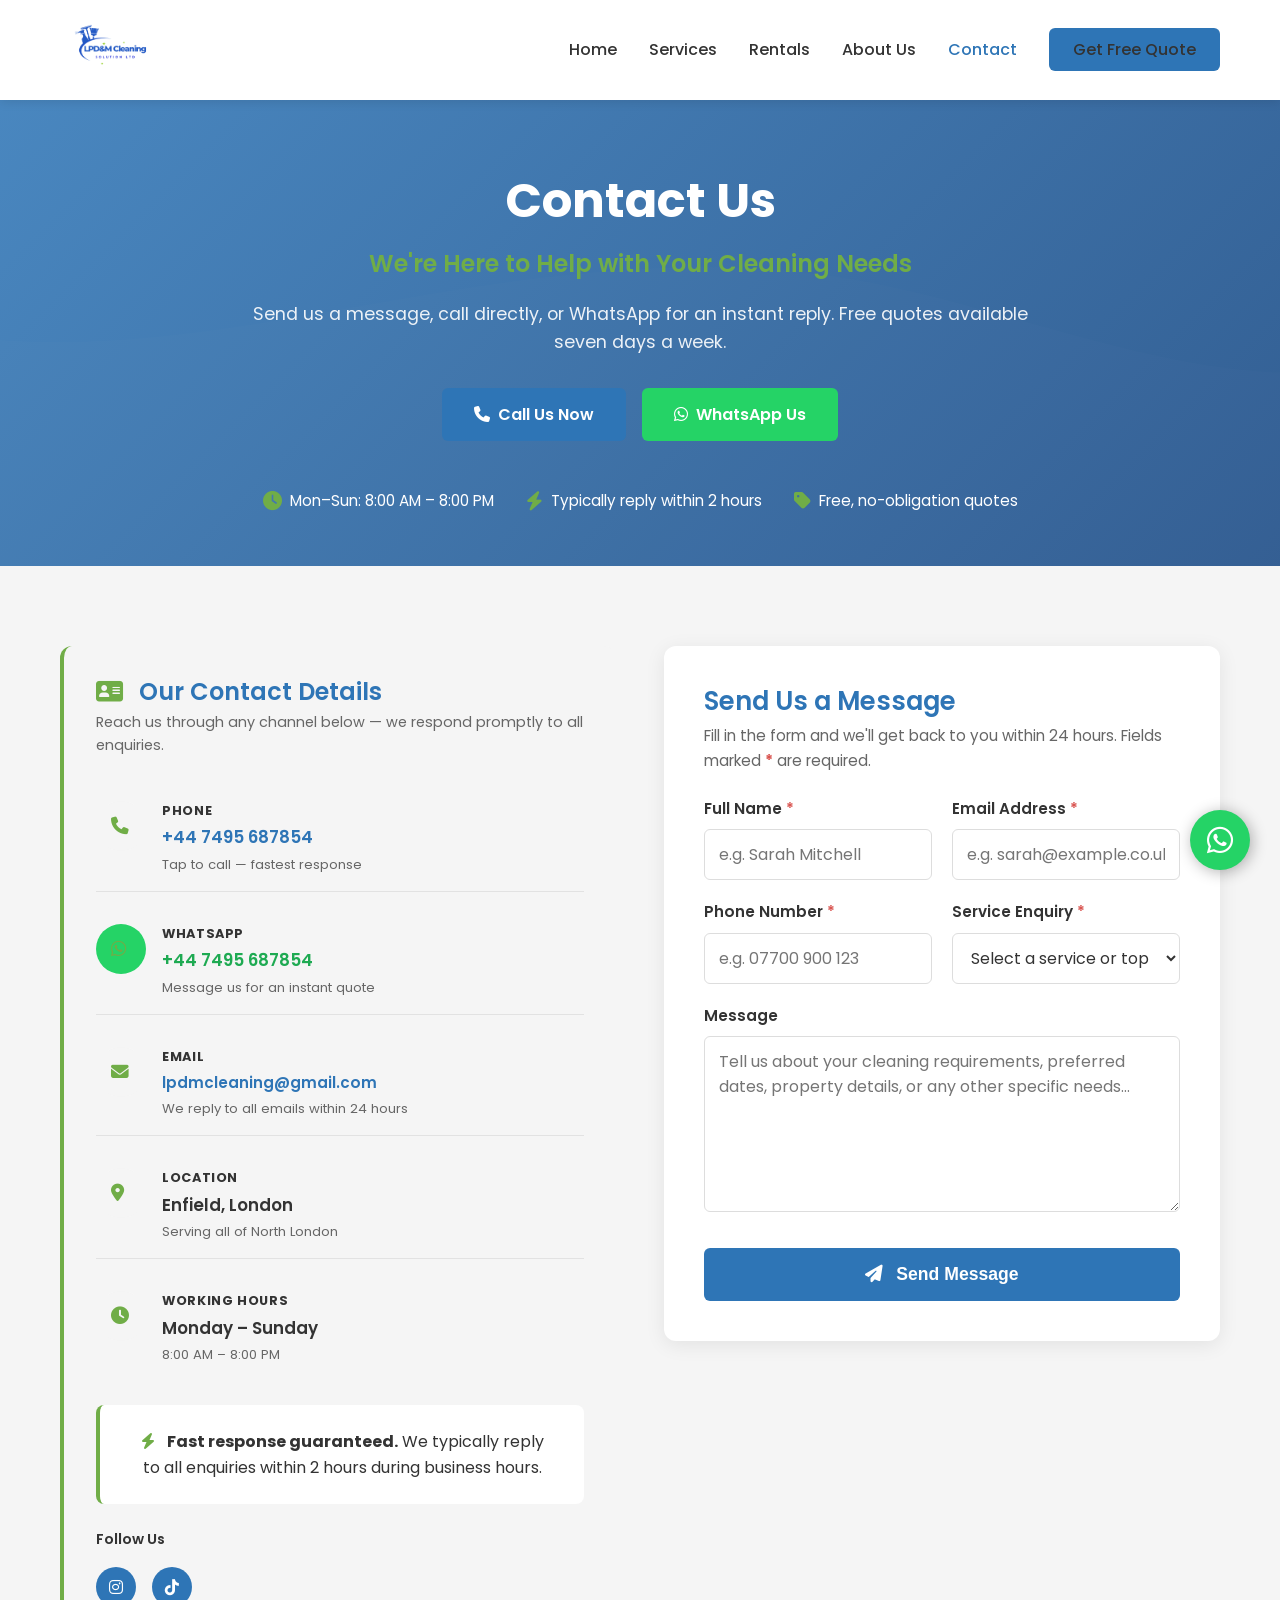
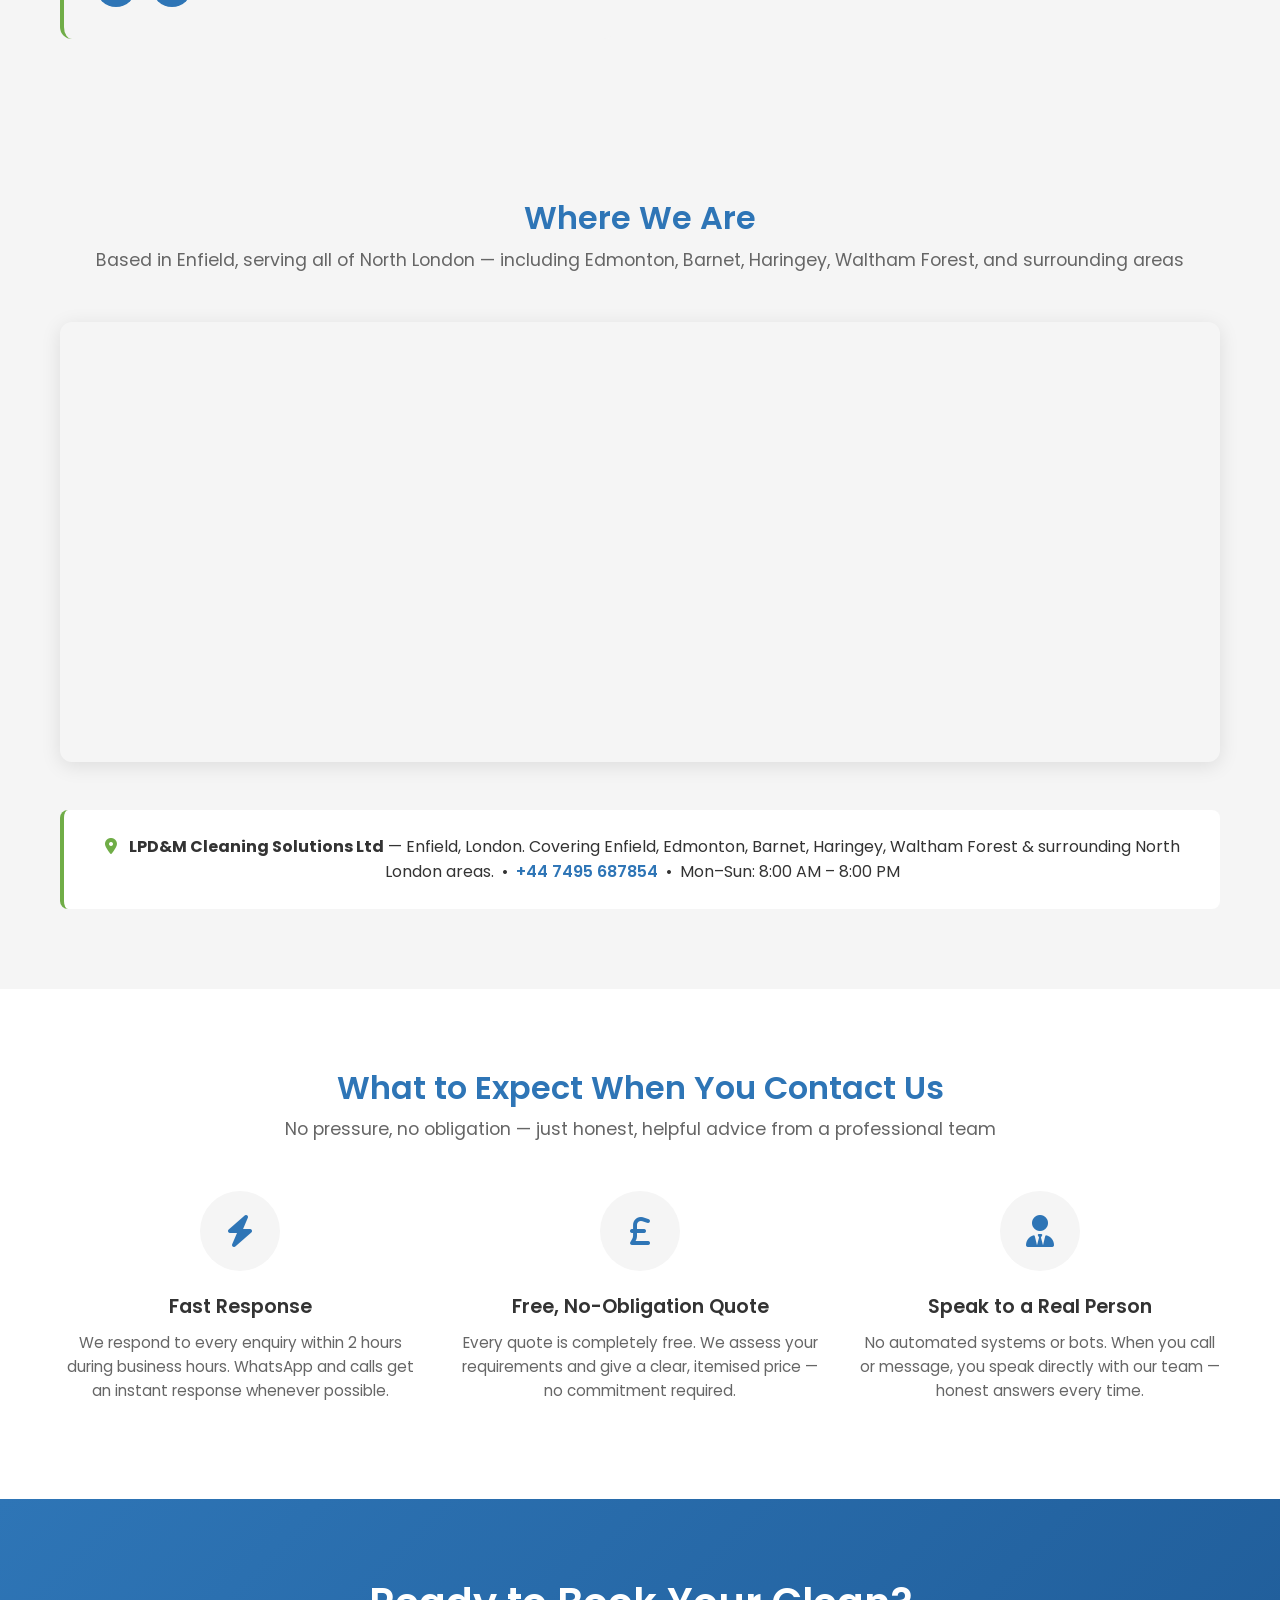
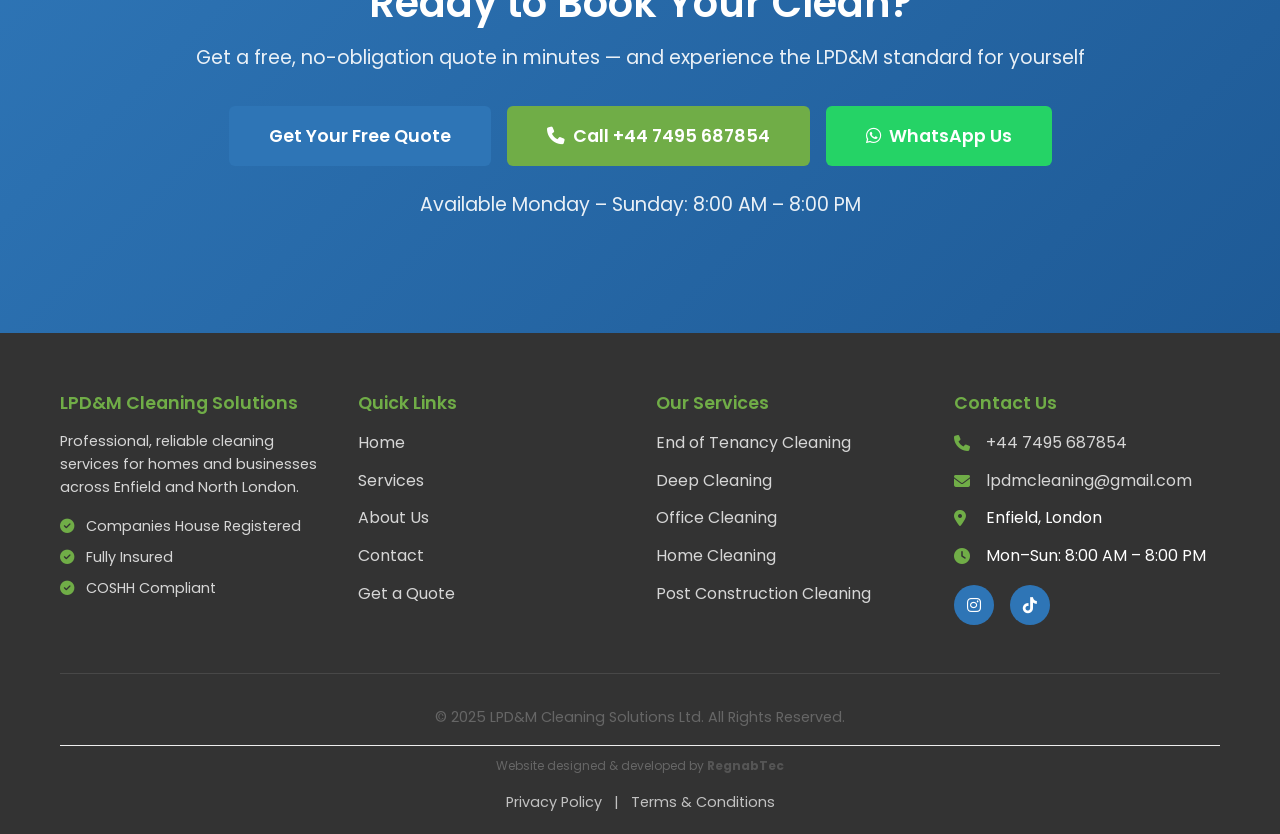
<file: contact.html>
<!DOCTYPE html>
<html lang="en">
<head>
    <meta charset="UTF-8">
    <meta name="viewport" content="width=device-width, initial-scale=1.0">
    <meta name="description" content="Contact LPD&M Cleaning Solutions in Enfield, London. Call +44 7495 687854, WhatsApp us for an instant quote, or send a message. We respond within 2 hours, Mon–Sun 8AM–8PM.">
    <meta name="keywords" content="contact LPD&M cleaning, cleaning quote Enfield, book cleaner London, cleaning services contact, Enfield cleaning company">
    <title>Contact Us | LPD&M Cleaning Solutions — Enfield &amp; North London</title>
    <!-- Favicon -->
    <link rel="icon" type="image/png" href="./images/logo_new.png">

    <!-- Preconnect for faster CDN loading -->
    <link rel="preconnect" href="https://fonts.googleapis.com">
    <link rel="preconnect" href="https://fonts.gstatic.com" crossorigin>
    <link rel="preconnect" href="https://cdnjs.cloudflare.com">

    <!-- Open Graph / Social Sharing -->
    <meta property="og:type" content="website">
    <meta property="og:title" content="Contact Us | LPD&M Cleaning Solutions — Enfield &amp; North London">
    <meta property="og:description" content="Contact LPD&M Cleaning Solutions in Enfield, London. Call +44 7495 687854 or WhatsApp for an instant quote. We respond within 2 hours, Mon–Sun 8AM–8PM.">
    <meta property="og:image" content="./images/logo_new.png">
    <meta property="og:url" content="https://lpdmcleaning.co.uk/contact.html">
    <meta property="og:site_name" content="LPD&M Cleaning Solutions">
    <meta name="twitter:card" content="summary_large_image">
    <meta name="twitter:title" content="Contact LPD&M Cleaning Solutions — Enfield">
    <meta name="twitter:description" content="Call, WhatsApp, or message LPD&M Cleaning Solutions. Free quotes, fast response, Mon–Sun 8AM–8PM.">
    <meta name="twitter:image" content="./images/logo_new.png">

    <link rel="stylesheet" href="styles.css">

    <!-- Font Awesome for icons -->
    <link rel="stylesheet" href="https://cdnjs.cloudflare.com/ajax/libs/font-awesome/6.4.0/css/all.min.css">

    <!-- Google Fonts -->
    <link href="https://fonts.googleapis.com/css2?family=Poppins:wght@300;400;600;700&display=swap" rel="stylesheet">
</head>
<body>

    <!-- ============================================================
         NAVIGATION
         Exact structure from all previous pages.
         "Contact" link carries the active class.
         JS initActiveNavLink() also reinforces this at runtime.
         ============================================================ -->
    <nav class="navbar">
        <div class="container">
            <div class="nav-wrapper">
                <div class="logo">
                    <a href="index.html">
                        <img src="./images/logo_new.png"
                             alt="LPD&M Cleaning Solutions Logo"
                             class="logo-img">
                    </a>
                </div>
                <ul class="nav-menu">
                    <li><a href="index.html">Home</a></li>
                    <li><a href="services.html">Services</a></li>
                    <li><a href="rental.html">Rentals</a></li>
                    <li><a href="about.html">About Us</a></li>
                    <li><a href="contact.html" class="active">Contact</a></li>
                    <li><a href="quote.html" class="btn-nav">Get Free Quote</a></li>
                </ul>
                <div class="hamburger"
                     aria-label="Toggle navigation menu"
                     role="button"
                     tabindex="0">
                    <span></span>
                    <span></span>
                    <span></span>
                </div>
            </div>
        </div>
    </nav>


    <!-- ============================================================
         PAGE HERO — Interior variant
         .hero carries all visual tokens (gradient, wave overlay,
         typography, trust bar). Padding reduced inline — this is a
         layout measurement not a design token, consistent with the
         approach used on services.html and about.html.
         Background image: ./assets/images/hero-contact.jpg
         ============================================================ -->
    <section class="hero"
             style="padding: 72px 0 52px;
                    background-image: linear-gradient(135deg, rgba(46,117,182,0.87) 0%, rgba(20,70,130,0.87) 100%),
                    url('https://images.unsplash.com/photo-1497366216548-37526070297c?w=1920&auto=format&fit=crop&q=80');
                    background-size: cover;
                    background-position: center;">
        <div class="hero-overlay"></div>
        <div class="container">
            <div class="hero-content">
                <h1 class="hero-title">Contact Us</h1>
                <p class="hero-subtitle">We're Here to Help with Your Cleaning Needs</p>
                <p class="hero-description">
                    Send us a message, call directly, or WhatsApp for an instant reply.
                    Free quotes available seven days a week.
                </p>
                <div class="hero-buttons">
                    <a href="tel:+447495687854" class="btn btn-primary">
                        <i class="fas fa-phone"></i>&nbsp; Call Us Now
                    </a>
                    <a href="https://wa.me/447495687854"
                       class="btn btn-whatsapp"
                       target="_blank"
                       rel="noopener noreferrer">
                        <i class="fab fa-whatsapp"></i>&nbsp; WhatsApp Us
                    </a>
                </div>
                <div class="hero-trust">
                    <div class="trust-item">
                        <i class="fas fa-clock"></i>
                        <span>Mon–Sun: 8:00 AM – 8:00 PM</span>
                    </div>
                    <div class="trust-item">
                        <i class="fas fa-bolt"></i>
                        <span>Typically reply within 2 hours</span>
                    </div>
                    <div class="trust-item">
                        <i class="fas fa-tag"></i>
                        <span>Free, no-obligation quotes</span>
                    </div>
                </div>
            </div>
        </div>
    </section>


    <!-- ============================================================
         SECTION 1 — CONTACT GRID
         Two-column layout: business details left, contact form right.

         CLASS MAP — zero new CSS:
           .quote-form-section   light-grey bg + 80px padding
             .container          1200px max-width centred
               .areas-content    1fr 1fr grid → 1-col at 968px
                 LEFT  .testimonial-card     contained info panel
                 RIGHT .quote-form-wrapper   white card with shadow
                         form-message banners (error + success)
                         .quote-form fields via .form-row/.form-group

         JS CONTRACT — QuoteFormController (script.js §11):
           Binding:   form[data-form="quote"]
           Wrapper:   formEl.closest('.quote-form-wrapper')
           Banners:   [data-form-message="error"] / [data-form-message="success"]
           Button:    [data-form-submit]
           Labels:    [data-submit-label] / [data-submit-spinner]
           Validates: name, email, phone, service  (all required)
           Collects:  message                       (optional)

         id="contactForm"     — brief requirement on <form>
         id="contactFeedback" — brief requirement; placed on
                                .quote-form-wrapper so the JS
                                wrapper-lookup resolves correctly
         ============================================================ -->
    <section class="quote-form-section">
        <div class="container">
            <div class="areas-content" style="align-items: start;">


                <!-- ================================================
                     LEFT COLUMN — Business Contact Details
                     .testimonial-card  → light-grey panel, green
                     left-border, rounded corners — perfect container
                     for structured contact information.
                     .footer-contact li → icon + label flex rows.
                     .feature-icon      → coloured icon circle.
                     .pricing-disclaimer → response-time note.
                     .social-icons      → social link row.
                     ================================================ -->
                <div class="testimonial-card" style="height: 100%;">

                    <h3 style="color: var(--primary-blue); margin-bottom: 0.25rem;">
                        <i class="fas fa-address-card"
                           style="color: var(--accent-green); margin-right: 0.6rem;"></i>
                        Our Contact Details
                    </h3>
                    <p style="font-size: 0.9rem; margin-bottom: 1.75rem;">
                        Reach us through any channel below — we respond promptly to all enquiries.
                    </p>

                    <ul class="footer-contact" style="list-style: none; padding: 0;">

                        <!-- Phone -->
                        <li style="padding: 1rem 0; border-bottom: 1px solid #e2e2e2;">
                            <div style="display: flex; align-items: flex-start; gap: 1rem;">
                                <div class="feature-icon"
                                     style="width: 50px; height: 50px; font-size: 1.1rem;
                                            flex-shrink: 0; margin: 0;">
                                    <i class="fas fa-phone"></i>
                                </div>
                                <div>
                                    <strong style="display: block; color: var(--text-dark);
                                                   font-size: 0.8rem; letter-spacing: 0.05em;
                                                   text-transform: uppercase; margin-bottom: 0.2rem;">
                                        Phone
                                    </strong>
                                    <a href="tel:+447495687854"
                                       style="color: var(--primary-blue); font-weight: 600;
                                              font-size: 1.05rem;">
                                        +44 7495 687854
                                    </a>
                                    <p style="margin: 0.15rem 0 0; font-size: 0.82rem;">
                                        Tap to call — fastest response
                                    </p>
                                </div>
                            </div>
                        </li>

                        <!-- WhatsApp -->
                        <li style="padding: 1rem 0; border-bottom: 1px solid #e2e2e2;">
                            <div style="display: flex; align-items: flex-start; gap: 1rem;">
                                <div class="feature-icon"
                                     style="width: 50px; height: 50px; font-size: 1.1rem;
                                            flex-shrink: 0; margin: 0;
                                            background-color: #25D366; color: var(--white);">
                                    <i class="fab fa-whatsapp"></i>
                                </div>
                                <div>
                                    <strong style="display: block; color: var(--text-dark);
                                                   font-size: 0.8rem; letter-spacing: 0.05em;
                                                   text-transform: uppercase; margin-bottom: 0.2rem;">
                                        WhatsApp
                                    </strong>
                                    <a href="https://wa.me/447495687854"
                                       target="_blank"
                                       rel="noopener noreferrer"
                                       style="color: #1eaa52; font-weight: 600; font-size: 1.05rem;">
                                        +44 7495 687854
                                    </a>
                                    <p style="margin: 0.15rem 0 0; font-size: 0.82rem;">
                                        Message us for an instant quote
                                    </p>
                                </div>
                            </div>
                        </li>

                        <!-- Email -->
                        <li style="padding: 1rem 0; border-bottom: 1px solid #e2e2e2;">
                            <div style="display: flex; align-items: flex-start; gap: 1rem;">
                                <div class="feature-icon"
                                     style="width: 50px; height: 50px; font-size: 1.1rem;
                                            flex-shrink: 0; margin: 0;">
                                    <i class="fas fa-envelope"></i>
                                </div>
                                <div>
                                    <strong style="display: block; color: var(--text-dark);
                                                   font-size: 0.8rem; letter-spacing: 0.05em;
                                                   text-transform: uppercase; margin-bottom: 0.2rem;">
                                        Email
                                    </strong>
                                    <a href="mailto:lpdmcleaning@gmail.com"
                                       style="color: var(--primary-blue); font-weight: 600;
                                              font-size: 0.95rem; word-break: break-all;">
                                        lpdmcleaning@gmail.com
                                    </a>
                                    <p style="margin: 0.15rem 0 0; font-size: 0.82rem;">
                                        We reply to all emails within 24 hours
                                    </p>
                                </div>
                            </div>
                        </li>

                        <!-- Location -->
                        <li style="padding: 1rem 0; border-bottom: 1px solid #e2e2e2;">
                            <div style="display: flex; align-items: flex-start; gap: 1rem;">
                                <div class="feature-icon"
                                     style="width: 50px; height: 50px; font-size: 1.1rem;
                                            flex-shrink: 0; margin: 0;">
                                    <i class="fas fa-map-marker-alt"></i>
                                </div>
                                <div>
                                    <strong style="display: block; color: var(--text-dark);
                                                   font-size: 0.8rem; letter-spacing: 0.05em;
                                                   text-transform: uppercase; margin-bottom: 0.2rem;">
                                        Location
                                    </strong>
                                    <span style="color: var(--text-dark); font-weight: 600;
                                                 font-size: 1.05rem;">
                                        Enfield, London
                                    </span>
                                    <p style="margin: 0.15rem 0 0; font-size: 0.82rem;">
                                        Serving all of North London
                                    </p>
                                </div>
                            </div>
                        </li>

                        <!-- Working Hours -->
                        <li style="padding: 1rem 0;">
                            <div style="display: flex; align-items: flex-start; gap: 1rem;">
                                <div class="feature-icon"
                                     style="width: 50px; height: 50px; font-size: 1.1rem;
                                            flex-shrink: 0; margin: 0;">
                                    <i class="fas fa-clock"></i>
                                </div>
                                <div>
                                    <strong style="display: block; color: var(--text-dark);
                                                   font-size: 0.8rem; letter-spacing: 0.05em;
                                                   text-transform: uppercase; margin-bottom: 0.2rem;">
                                        Working Hours
                                    </strong>
                                    <span style="color: var(--text-dark); font-weight: 600;
                                                 font-size: 1.05rem;">
                                        Monday – Sunday
                                    </span>
                                    <p style="margin: 0.15rem 0 0; font-size: 0.82rem;">
                                        8:00 AM – 8:00 PM
                                    </p>
                                </div>
                            </div>
                        </li>

                    </ul>

                    <!-- Response-time commitment strip -->
                    <div class="pricing-disclaimer" style="margin-top: 1.5rem;">
                        <p>
                            <i class="fas fa-bolt"></i>
                            <strong>Fast response guaranteed.</strong>
                            We typically reply to all enquiries within 2 hours during business hours.
                        </p>
                    </div>

                    <!-- Social links -->
                    <div style="margin-top: 1.5rem;">
                        <p style="font-weight: 600; color: var(--text-dark);
                                  font-size: 0.9rem; margin-bottom: 0.75rem;">
                            Follow Us
                        </p>
                        <div class="social-icons">
                            <a href="https://www.instagram.com/lpdm_cleaning_services?igsh=Zngyd2xrNWZuODBm&utm_source=qr"
                               target="_blank" rel="noopener noreferrer"
                               aria-label="Instagram">
                                <i class="fab fa-instagram"></i>
                            </a>
                            <a href="https://www.tiktok.com/@lpdmcleaning?_r=1&_t=ZN-948n68hawVS"
                               target="_blank" rel="noopener noreferrer"
                               aria-label="TikTok">
                                <i class="fab fa-tiktok"></i>
                            </a>
                        </div>
                    </div>

                </div>
                <!-- END LEFT COLUMN -->


                <!-- ================================================
                     RIGHT COLUMN — Contact Form
                     id="contactFeedback" on .quote-form-wrapper so
                     JS wrapper-lookup (formEl.closest('.quote-form-wrapper'))
                     finds the banner siblings correctly.

                     Form fields vs JS contract:
                       name="name"    → "Full Name"         — JS validate() ✓
                       name="email"   → "Email Address"     — JS validate() ✓
                       name="phone"   → "Phone Number"      — JS validate() ✓
                       name="service" → "Service Enquiry"   — JS validate() ✓
                                        semantically maps to brief's "Subject"
                       name="message" → "Message"           — JS collects, optional

                     Error banner surfaces phone + WhatsApp CTAs per the
                     CONFIG.BUSINESS_PHONE contract in script.js.
                     ================================================ -->
                <div class="quote-form-wrapper" id="contactFeedback">

                    <!-- Panel heading -->
                    <div class="section-header" style="text-align: left; margin-bottom: 1.5rem;">
                        <h2 style="font-size: 1.6rem;">Send Us a Message</h2>
                        <p style="font-size: 0.95rem;">
                            Fill in the form and we'll get back to you within 24 hours.
                            Fields marked
                            <span aria-hidden="true"
                                  style="color: var(--error-border); font-weight: 700;">*</span>
                            are required.
                        </p>
                    </div>

                    <!-- ─── ERROR BANNER ──────────────────────────
                         QuoteFormController.handleFailure() removes
                         the hidden attribute to show this banner.
                         Contains phone + WhatsApp CTAs per spec.
                         ─────────────────────────────────────────── -->
                    <div class="form-message form-message--error"
                         data-form-message="error"
                         role="alert"
                         aria-live="assertive"
                         hidden>
                        <div class="form-message__icon">
                            <i class="fas fa-exclamation-triangle"></i>
                        </div>
                        <div class="form-message__body">
                            <strong>We couldn't send your message right now.</strong>
                            <p>
                                Please reach out directly — we're available and ready to help:
                            </p>
                            <div class="form-message__actions">
                                <a href="tel:+447495687854"
                                   class="btn btn-primary btn-small">
                                    <i class="fas fa-phone"></i>&nbsp; Call +44 7495 687854
                                </a>
                                <a href="https://wa.me/447495687854"
                                   class="btn btn-whatsapp btn-small"
                                   target="_blank"
                                   rel="noopener noreferrer">
                                    <i class="fab fa-whatsapp"></i>&nbsp; WhatsApp Us
                                </a>
                            </div>
                        </div>
                    </div>

                    <!-- ─── SUCCESS BANNER ────────────────────────
                         QuoteFormController.handleSuccess() removes
                         the hidden attribute and resets the form.
                         ─────────────────────────────────────────── -->
                    <div class="form-message form-message--success"
                         data-form-message="success"
                         role="status"
                         aria-live="polite"
                         hidden>
                        <div class="form-message__icon">
                            <i class="fas fa-check-circle"></i>
                        </div>
                        <div class="form-message__body">
                            <strong>Message received — thank you!</strong>
                            <p>
                                We'll be in touch within 24 hours. For anything urgent,
                                call us on
                                <a href="tel:+447495687854"
                                   style="color: var(--success-text); font-weight: 600;">
                                    +44 7495 687854
                                </a>.
                            </p>
                        </div>
                    </div>

                    <!-- ─── CONTACT FORM ──────────────────────────
                         id="contactForm"      — brief requirement
                         data-form="quote"     — QuoteFormController selector
                         novalidate            — JS handles all validation
                         ─────────────────────────────────────────── -->
                    <form id="contactForm"
                          class="quote-form"
                          data-form="quote"
                          novalidate
                          aria-label="Contact LPD&M Cleaning Solutions">

                        <!-- Row 1: Full Name + Email Address -->
                        <div class="form-row">

                            <div class="form-group">
                                <label for="cf-name">
                                    Full Name
                                    <span aria-hidden="true"
                                          style="color: var(--error-border);">*</span>
                                </label>
                                <input type="text"
                                       id="cf-name"
                                       name="name"
                                       placeholder="e.g. Sarah Mitchell"
                                       required
                                       autocomplete="name">
                            </div>

                            <div class="form-group">
                                <label for="cf-email">
                                    Email Address
                                    <span aria-hidden="true"
                                          style="color: var(--error-border);">*</span>
                                </label>
                                <input type="email"
                                       id="cf-email"
                                       name="email"
                                       placeholder="e.g. sarah@example.co.uk"
                                       required
                                       autocomplete="email">
                            </div>

                        </div>
                        <!-- END ROW 1 -->

                        <!-- Row 2: Phone Number + Service Enquiry
                             ──────────────────────────────────────
                             NOTE: The brief specifies Subject + Message
                             but the existing QuoteFormController validates
                             name / email / phone / service — all four are
                             hardcoded as required in validate(). Phone and
                             service must be present or every submission
                             fails client-side before reaching the API.
                             "Service Enquiry" maps the brief's Subject
                             concept to the JS `service` field cleanly.
                             ────────────────────────────────────────── -->
                        <div class="form-row">

                            <div class="form-group">
                                <label for="cf-phone">
                                    Phone Number
                                    <span aria-hidden="true"
                                          style="color: var(--error-border);">*</span>
                                </label>
                                <input type="tel"
                                       id="cf-phone"
                                       name="phone"
                                       placeholder="e.g. 07700 900 123"
                                       required
                                       autocomplete="tel">
                            </div>

                            <div class="form-group">
                                <label for="cf-service">
                                    Service Enquiry
                                    <span aria-hidden="true"
                                          style="color: var(--error-border);">*</span>
                                </label>
                                <select id="cf-service"
                                        name="service"
                                        required>
                                    <option value="">Select a service or topic</option>
                                    <option value="end-of-tenancy">End of Tenancy Cleaning</option>
                                    <option value="deep-cleaning">Deep Cleaning</option>
                                    <option value="post-construction">Post Construction Cleaning</option>
                                    <option value="office-cleaning">Office Cleaning</option>
                                    <option value="home-cleaning">Home Cleaning</option>
                                    <option value="general-enquiry">General Enquiry</option>
                                    <option value="pricing">Pricing &amp; Quotes</option>
                                    <option value="other">Other</option>
                                </select>
                            </div>

                        </div>
                        <!-- END ROW 2 -->

                        <!-- Message — full width, optional -->
                        <div class="form-group">
                            <label for="cf-message">Message</label>
                            <textarea id="cf-message"
                                      name="message"
                                      rows="6"
                                      placeholder="Tell us about your cleaning requirements, preferred dates, property details, or any other specific needs…"></textarea>
                        </div>

                        <!-- Submit button
                             data-form-submit    — setPending() disables this element
                             data-submit-label   — hidden when pending=true
                             data-submit-spinner — visible when pending=true
                             aria-busy           — toggled by setPending() -->
                        <button type="submit"
                                class="btn btn-primary btn-large"
                                data-form-submit
                                aria-busy="false">
                            <span data-submit-label>
                                <i class="fas fa-paper-plane"
                                   style="margin-right: 0.5rem;"></i>
                                Send Message
                            </span>
                            <span data-submit-spinner hidden>
                                <i class="fas fa-spinner fa-spin"
                                   style="margin-right: 0.5rem;"></i>
                                Sending…
                            </span>
                        </button>

                    </form>
                    <!-- END CONTACT FORM -->

                </div>
                <!-- END RIGHT COLUMN / id="contactFeedback" -->


            </div>
            <!-- END .areas-content two-column grid -->

        </div>
    </section>
    <!-- END SECTION 1 — CONTACT GRID -->


    <!-- ============================================================
         SECTION 2 — GOOGLE MAPS EMBED
         Full-width within .container. Map centres on Enfield Town
         (51.6523° N, 0.0835° W). Standard Google Maps iframe embed
         — no API key required for this format.

         Classes used:
           .services-overview  light-grey bg, 80px padding
           .section-header     centred h2 + p
           .pricing-disclaimer green-bordered address strip below map

         Map wrapper: inline border-radius + box-shadow only.
         These are dimensional/elevation properties — not design
         tokens — so inline is the correct zero-new-CSS approach.
         ============================================================ -->
    <section class="services-overview">
        <div class="container">

            <div class="section-header">
                <h2>Where We Are</h2>
                <p>
                    Based in Enfield, serving all of North London — including Edmonton,
                    Barnet, Haringey, Waltham Forest, and surrounding areas
                </p>
            </div>

            <!-- Map wrapper — border-radius/shadow inline (dimension, not token) -->
            <div style="border-radius: 12px;
                        overflow: hidden;
                        box-shadow: 0 4px 20px rgba(0, 0, 0, 0.1);
                        line-height: 0;">
                <iframe
                    title="LPD&M Cleaning Solutions — Enfield, North London"
                    src="https://www.google.com/maps/embed?pb=!1m18!1m12!1m3!1d39643!2d-0.0835!3d51.6523!2m3!1f0!2f0!3f0!3m2!1i1024!2i768!4f13.1!3m3!1m2!1s0x48761e2b6a35cfc9%3A0xc4b2fb8ab95ef4b2!2sEnfield%2C%20Greater%20London!5e0!3m2!1sen!2suk!4v1700000000000!5m2!1sen!2suk"
                    width="100%"
                    height="440"
                    style="border: 0; display: block;"
                    allowfullscreen=""
                    loading="lazy"
                    referrerpolicy="no-referrer-when-downgrade"
                    aria-label="Interactive map — Enfield, North London, LPD&M Cleaning Solutions service area">
                </iframe>
            </div>

            <!-- Address strip below the map -->
            <div class="pricing-disclaimer">
                <p>
                    <i class="fas fa-map-marker-alt"></i>
                    <strong>LPD&amp;M Cleaning Solutions Ltd</strong> &mdash;
                    Enfield, London. Covering Enfield, Edmonton, Barnet, Haringey,
                    Waltham Forest &amp; surrounding North London areas.
                    &nbsp;&bull;&nbsp;
                    <a href="tel:+447495687854"
                       style="color: var(--primary-blue); font-weight: 600;">
                        +44 7495 687854
                    </a>
                    &nbsp;&bull;&nbsp;
                    Mon–Sun: 8:00 AM – 8:00 PM
                </p>
            </div>

        </div>
    </section>
    <!-- END SECTION 2 — MAP -->


    <!-- ============================================================
         SECTION 3 — WHAT TO EXPECT
         Removes hesitation for anyone still on the fence.
         Classes: .why-choose-us + .features-grid + .feature-item
         ============================================================ -->
    <section class="why-choose-us">
        <div class="container">

            <div class="section-header">
                <h2>What to Expect When You Contact Us</h2>
                <p>No pressure, no obligation — just honest, helpful advice from a professional team</p>
            </div>

            <div class="features-grid">

                <div class="feature-item">
                    <div class="feature-icon">
                        <i class="fas fa-bolt"></i>
                    </div>
                    <h3>Fast Response</h3>
                    <p>
                        We respond to every enquiry within 2 hours during business hours.
                        WhatsApp and calls get an instant response whenever possible.
                    </p>
                </div>

                <div class="feature-item">
                    <div class="feature-icon">
                        <i class="fas fa-pound-sign"></i>
                    </div>
                    <h3>Free, No-Obligation Quote</h3>
                    <p>
                        Every quote is completely free. We assess your requirements and
                        give a clear, itemised price — no commitment required.
                    </p>
                </div>

                <div class="feature-item">
                    <div class="feature-icon">
                        <i class="fas fa-user-tie"></i>
                    </div>
                    <h3>Speak to a Real Person</h3>
                    <p>
                        No automated systems or bots. When you call or message,
                        you speak directly with our team — honest answers every time.
                    </p>
                </div>

            </div>

        </div>
    </section>
    <!-- END SECTION 3 -->


    <!-- ============================================================
         SECTION 4 — FINAL CTA
         Exact .final-cta reuse from all previous pages.
         ============================================================ -->
    <section class="final-cta">
        <div class="container">
            <div class="cta-content">
                <h2>Ready to Book Your Clean?</h2>
                <p>
                    Get a free, no-obligation quote in minutes — and experience the
                    LPD&amp;M standard for yourself
                </p>
                <div class="cta-buttons">
                    <a href="quote.html" class="btn btn-primary btn-large">
                        Get Your Free Quote
                    </a>
                    <a href="tel:+447495687854" class="btn btn-secondary btn-large">
                        <i class="fas fa-phone"></i>&nbsp; Call +44 7495 687854
                    </a>
                    <a href="https://wa.me/447495687854"
                       class="btn btn-whatsapp btn-large"
                       target="_blank"
                       rel="noopener noreferrer">
                        <i class="fab fa-whatsapp"></i>&nbsp; WhatsApp Us
                    </a>
                </div>
                <p class="cta-hours">Available Monday – Sunday: 8:00 AM – 8:00 PM</p>
            </div>
        </div>
    </section>


    <!-- ============================================================
         FOOTER — Exact replica from index.html / services.html / about.html
         ============================================================ -->
    <footer class="footer">
        <div class="container">
            <div class="footer-grid">

                <!-- Column 1: About -->
                <div class="footer-col">
                    <h4>LPD&amp;M Cleaning Solutions</h4>
                    <p>
                        Professional, reliable cleaning services for homes and businesses
                        across Enfield and North London.
                    </p>
                    <div class="footer-certifications">
                        <p><i class="fas fa-check-circle"></i> Companies House Registered</p>
                        <p><i class="fas fa-check-circle"></i> Fully Insured</p>
                        <p><i class="fas fa-check-circle"></i> COSHH Compliant</p>
                    </div>
                </div>

                <!-- Column 2: Quick Links -->
                <div class="footer-col">
                    <h4>Quick Links</h4>
                    <ul>
                        <li><a href="index.html">Home</a></li>
                        <li><a href="services.html">Services</a></li>
                        <li><a href="about.html">About Us</a></li>
                        <li><a href="contact.html">Contact</a></li>
                        <li><a href="quote.html">Get a Quote</a></li>
                    </ul>
                </div>

                <!-- Column 3: Services -->
                <div class="footer-col">
                    <h4>Our Services</h4>
                    <ul>
                        <li><a href="services.html#end-of-tenancy">End of Tenancy Cleaning</a></li>
                        <li><a href="services.html#deep-cleaning">Deep Cleaning</a></li>
                        <li><a href="services.html#office-cleaning">Office Cleaning</a></li>
                        <li><a href="services.html#home-cleaning">Home Cleaning</a></li>
                        <li><a href="services.html#post-construction">Post Construction Cleaning</a></li>
                    </ul>
                </div>

                <!-- Column 4: Contact -->
                <div class="footer-col">
                    <h4>Contact Us</h4>
                    <ul class="footer-contact">
                        <li>
                            <i class="fas fa-phone"></i>
                            <a href="tel:+447495687854">+44 7495 687854</a>
                        </li>
                        <li>
                            <i class="fas fa-envelope"></i>
                            <a href="mailto:lpdmcleaning@gmail.com">lpdmcleaning@gmail.com</a>
                        </li>
                        <li>
                            <i class="fas fa-map-marker-alt"></i>
                            <span>Enfield, London</span>
                        </li>
                        <li>
                            <i class="fas fa-clock"></i>
                            <span>Mon–Sun: 8:00 AM – 8:00 PM</span>
                        </li>
                    </ul>
                    <div class="social-icons">
                        <a href="https://www.instagram.com/lpdm_cleaning_services?igsh=Zngyd2xrNWZuODBm&utm_source=qr"
                           target="_blank" rel="noopener noreferrer"
                           aria-label="Instagram">
                            <i class="fab fa-instagram"></i>
                        </a>
                        <a href="https://www.tiktok.com/@lpdmcleaning?_r=1&_t=ZN-948n68hawVS"
                           target="_blank" rel="noopener noreferrer"
                           aria-label="TikTok">
                            <i class="fab fa-tiktok"></i>
                        </a>
                    </div>
                </div>

            </div>

            <!-- Bottom Bar -->
            <div class="footer-bottom">
                <p>&copy; 2025 LPD&amp;M Cleaning Solutions Ltd. All Rights Reserved.</p>
                  <div class="developer-credit">
    <p>Website designed & developed by <a href="https://your-portfolio-link.com" target="_blank">RegnabTec</a></p>
</div>
                <div class="footer-links">
                    <a href="privacy.html">Privacy Policy</a>
                    <span>|</span>
                    <a href="terms.html">Terms &amp; Conditions</a>
                </div>
            </div>

        </div>
    </footer>


    <!-- WhatsApp Floating Button -->
    <a href="https://wa.me/447495687854"
       class="whatsapp-float"
       target="_blank"
       rel="noopener noreferrer"
       aria-label="Contact us on WhatsApp">
        <i class="fab fa-whatsapp"></i>
    </a>

    <script src="script.js"></script>
</body>
</html>
</file>
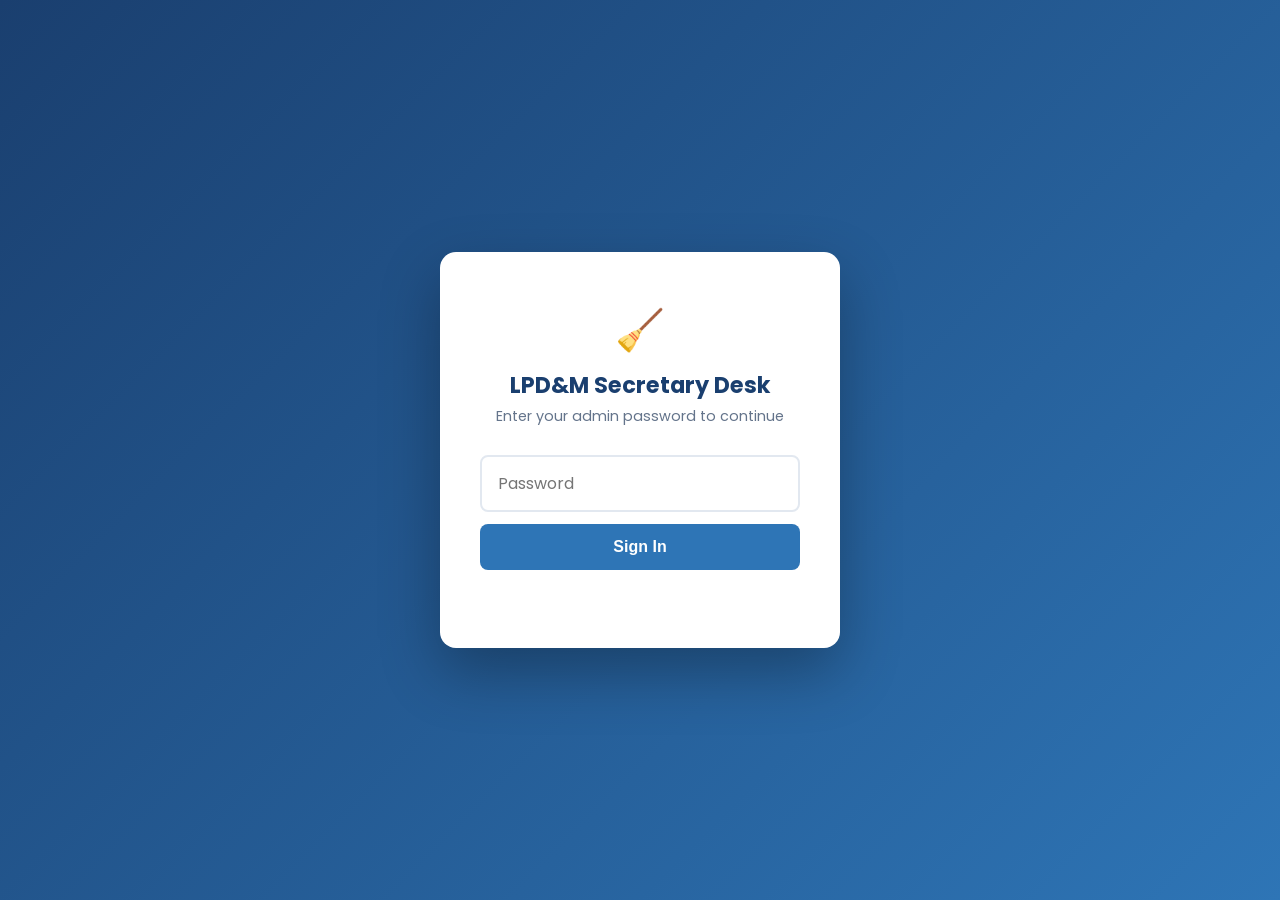
<file: Dashboard.html>
<!DOCTYPE html>
<html lang="en">
<head>
    <meta charset="UTF-8">
    <meta name="viewport" content="width=device-width, initial-scale=1.0">
    <title>LPD&M — Secretary Desk</title>
    <link href="https://fonts.googleapis.com/css2?family=Poppins:wght@300;400;500;600;700&display=swap" rel="stylesheet">
    <style>
        /* ── Reset & tokens ──────────────────────────────────────── */
        *, *::before, *::after {
            margin: 0; padding: 0; box-sizing: border-box;
        }

        :root {
            --brand-blue:      #2E75B6;
            --brand-green:     #70AD47;
            --brand-dark:      #1a3f6f;
            --surface:         #ffffff;
            --bg:              #f0f4f8;
            --border:          #e2e8f0;
            --text-primary:    #1e293b;
            --text-secondary:  #64748b;
            --text-muted:      #94a3b8;

            /* Status colours */
            --new-bg:          #dcfce7;
            --new-text:        #166534;
            --responded-bg:    #f1f5f9;
            --responded-text:  #475569;

            /* Feedback colours */
            --error-bg:        #fef2f2;
            --error-text:      #991b1b;
            --error-border:    #fca5a5;

            --radius:          8px;
            --shadow-sm:       0 1px 3px rgba(0,0,0,.08);
            --shadow-md:       0 4px 16px rgba(0,0,0,.10);
        }

        body {
            font-family: 'Poppins', sans-serif;
            background: var(--bg);
            color: var(--text-primary);
            min-height: 100vh;
        }

        /* ── Layout ──────────────────────────────────────────────── */
        .page-wrapper { max-width: 1400px; margin: 0 auto; padding: 32px 24px 64px; }

        /* ── Header ──────────────────────────────────────────────── */
        .header {
            display: flex;
            justify-content: space-between;
            align-items: flex-start;
            margin-bottom: 28px;
            gap: 16px;
            flex-wrap: wrap;
        }

        .header-left h1 {
            font-size: 1.6rem;
            font-weight: 700;
            color: var(--brand-dark);
            line-height: 1.2;
        }

        .header-left p {
            font-size: 0.85rem;
            color: var(--text-secondary);
            margin-top: 4px;
        }

        .logo-badge {
            display: inline-flex;
            align-items: center;
            gap: 8px;
            background: var(--brand-blue);
            color: #fff;
            padding: 6px 14px;
            border-radius: 50px;
            font-size: 0.75rem;
            font-weight: 600;
            letter-spacing: .03em;
            margin-bottom: 8px;
        }

        .btn {
            display: inline-flex;
            align-items: center;
            gap: 8px;
            padding: 10px 20px;
            border: none;
            border-radius: var(--radius);
            font-family: inherit;
            font-size: 0.875rem;
            font-weight: 600;
            cursor: pointer;
            transition: opacity .15s, transform .1s;
        }
        .btn:hover  { opacity: .88; transform: translateY(-1px); }
        .btn:active { transform: translateY(0); }
        .btn-primary   { background: var(--brand-blue);  color: #fff; }
        .btn-success   { background: var(--brand-green); color: #fff; }
        .btn-ghost     { background: var(--surface); color: var(--brand-blue);
                         border: 1.5px solid var(--brand-blue); }

        /* ── Stats bar ───────────────────────────────────────────── */
        /* BUG-11 FIX: summary counts for the secretary */
        .stats-bar {
            display: flex;
            gap: 16px;
            margin-bottom: 24px;
            flex-wrap: wrap;
        }

        .stat-card {
            background: var(--surface);
            border-radius: var(--radius);
            padding: 16px 24px;
            box-shadow: var(--shadow-sm);
            flex: 1;
            min-width: 140px;
            border-top: 3px solid var(--border);
        }
        .stat-card.stat-total    { border-top-color: var(--brand-blue); }
        .stat-card.stat-new      { border-top-color: var(--brand-green); }
        .stat-card.stat-responded{ border-top-color: var(--text-muted); }

        .stat-card .stat-value {
            font-size: 2rem;
            font-weight: 700;
            color: var(--text-primary);
            line-height: 1;
        }
        .stat-card .stat-label {
            font-size: 0.78rem;
            color: var(--text-secondary);
            margin-top: 4px;
            text-transform: uppercase;
            letter-spacing: .04em;
        }

        /* ── Error / loading banner ──────────────────────────────── */
        /* BUG-09 + BUG-10 FIX */
        .status-banner {
            padding: 14px 20px;
            border-radius: var(--radius);
            font-size: 0.875rem;
            font-weight: 500;
            margin-bottom: 20px;
            display: none;
            align-items: center;
            gap: 10px;
        }
        .status-banner.visible { display: flex; }
        .status-banner.loading {
            background: #eff6ff; color: #1d4ed8; border: 1px solid #bfdbfe;
        }
        .status-banner.error {
            background: var(--error-bg); color: var(--error-text);
            border: 1px solid var(--error-border);
        }

        /* ── Table card ──────────────────────────────────────────── */
        .table-card {
            background: var(--surface);
            border-radius: var(--radius);
            box-shadow: var(--shadow-md);
            overflow: hidden;
        }

        .table-toolbar {
            display: flex;
            justify-content: space-between;
            align-items: center;
            padding: 16px 20px;
            border-bottom: 1px solid var(--border);
            gap: 12px;
            flex-wrap: wrap;
        }

        .table-toolbar h2 {
            font-size: 1rem;
            font-weight: 600;
            color: var(--text-primary);
        }

        /* ── Filter tabs ─────────────────────────────────────────── */
        .filter-tabs {
            display: flex;
            gap: 6px;
        }

        .filter-tab {
            padding: 6px 14px;
            border-radius: 50px;
            border: 1.5px solid var(--border);
            background: transparent;
            font-family: inherit;
            font-size: 0.8rem;
            font-weight: 500;
            cursor: pointer;
            color: var(--text-secondary);
            transition: all .15s;
        }
        .filter-tab.active,
        .filter-tab:hover {
            background: var(--brand-blue);
            border-color: var(--brand-blue);
            color: #fff;
        }

        /* ── Table ───────────────────────────────────────────────── */
        .table-scroll { overflow-x: auto; }

        table {
            width: 100%;
            border-collapse: collapse;
            font-size: 0.875rem;
        }

        thead th {
            background: #f8fafc;
            color: var(--text-secondary);
            font-size: 0.72rem;
            font-weight: 600;
            text-transform: uppercase;
            letter-spacing: .06em;
            padding: 12px 16px;
            border-bottom: 1px solid var(--border);
            white-space: nowrap;
        }

        tbody tr {
            transition: background .12s;
        }
        tbody tr:hover { background: #f8fafc; }

        td {
            padding: 14px 16px;
            border-bottom: 1px solid var(--border);
            vertical-align: top;
        }

        /* BUG-08 FIX: all 10 required columns now rendered */
        .cell-id    { font-weight: 700; color: var(--text-muted); font-size: 0.8rem; }
        .cell-name  { font-weight: 600; }
        .cell-sub   { font-size: 0.78rem; color: var(--text-secondary); margin-top: 2px; }

        .email-link {
            color: var(--brand-blue);
            text-decoration: none;
            font-weight: 500;
        }
        .email-link:hover { text-decoration: underline; }

        .service-tag {
            display: inline-block;
            background: #e0f0ff;
            color: #0369a1;
            padding: 3px 10px;
            border-radius: 50px;
            font-size: 0.75rem;
            font-weight: 500;
            white-space: nowrap;
        }

        /* Status badges */
        .badge {
            display: inline-flex;
            align-items: center;
            gap: 5px;
            padding: 4px 10px;
            border-radius: 50px;
            font-size: 0.75rem;
            font-weight: 600;
            white-space: nowrap;
        }
        .badge-new       { background: var(--new-bg);       color: var(--new-text); }
        .badge-responded { background: var(--responded-bg); color: var(--responded-text); }

        /* Action buttons inside table */
        .action-respond {
            background: var(--brand-green);
            color: #fff;
            border: none;
            padding: 6px 14px;
            border-radius: var(--radius);
            font-family: inherit;
            font-size: 0.78rem;
            font-weight: 600;
            cursor: pointer;
            transition: opacity .15s;
            white-space: nowrap;
        }
        .action-respond:hover    { opacity: .85; }
        .action-respond:disabled { opacity: .4; cursor: not-allowed; }

        .btn-detail {
            background: transparent;
            color: var(--brand-blue);
            border: 1px solid var(--brand-blue);
            padding: 5px 12px;
            border-radius: var(--radius);
            font-family: inherit;
            font-size: 0.78rem;
            font-weight: 500;
            cursor: pointer;
            margin-left: 6px;
        }
        .btn-detail:hover { background: var(--brand-blue); color: #fff; }

        .done-label {
            font-size: 0.78rem;
            color: var(--text-muted);
        }

        /* ── Empty state ─────────────────────────────────────────── */
        .empty-state {
            text-align: center;
            padding: 60px 20px;
            color: var(--text-secondary);
        }
        .empty-state .empty-icon { font-size: 2.5rem; margin-bottom: 12px; }
        .empty-state p            { font-size: 0.9rem; }

        /* ── Detail Modal ────────────────────────────────────────── */
        .modal-overlay {
            position: fixed;
            inset: 0;
            background: rgba(0,0,0,.45);
            display: none;
            align-items: center;
            justify-content: center;
            z-index: 1000;
            padding: 20px;
        }
        .modal-overlay.visible { display: flex; }

        .modal {
            background: var(--surface);
            border-radius: 12px;
            width: 100%;
            max-width: 640px;
            max-height: 90vh;
            overflow-y: auto;
            box-shadow: 0 20px 60px rgba(0,0,0,.25);
        }

        .modal-header {
            display: flex;
            justify-content: space-between;
            align-items: center;
            padding: 20px 24px;
            border-bottom: 1px solid var(--border);
            position: sticky;
            top: 0;
            background: var(--surface);
            z-index: 1;
        }
        .modal-header h3 { font-size: 1rem; font-weight: 700; }

        .modal-close {
            background: none;
            border: none;
            font-size: 1.4rem;
            cursor: pointer;
            color: var(--text-secondary);
            line-height: 1;
            padding: 4px;
        }
        .modal-close:hover { color: var(--text-primary); }

        .modal-body  { padding: 24px; }

        .detail-grid {
            display: grid;
            grid-template-columns: 1fr 1fr;
            gap: 16px;
        }

        .detail-item { display: flex; flex-direction: column; gap: 3px; }
        .detail-item.full-width { grid-column: 1 / -1; }

        .detail-label {
            font-size: 0.72rem;
            font-weight: 600;
            text-transform: uppercase;
            letter-spacing: .06em;
            color: var(--text-muted);
        }

        .detail-value {
            font-size: 0.9rem;
            color: var(--text-primary);
            word-break: break-word;
        }

        .detail-value.message-body {
            background: #f8fafc;
            border: 1px solid var(--border);
            border-radius: 6px;
            padding: 10px 14px;
            font-size: 0.85rem;
            line-height: 1.6;
            white-space: pre-wrap;
        }

        /* ── Login overlay ───────────────────────────────────────── */
        #login-overlay {
            position: fixed;
            inset: 0;
            background: linear-gradient(135deg, #1a3f6f 0%, #2E75B6 100%);
            display: flex;
            align-items: center;
            justify-content: center;
            z-index: 9999;
        }

        #login-overlay.hidden { display: none; }

        .login-box {
            background: #fff;
            border-radius: 16px;
            padding: 48px 40px;
            width: 100%;
            max-width: 400px;
            box-shadow: 0 24px 60px rgba(0,0,0,0.3);
            text-align: center;
        }

        .login-logo {
            font-size: 2.5rem;
            margin-bottom: 8px;
        }

        .login-box h2 {
            color: #1a3f6f;
            font-size: 1.4rem;
            margin-bottom: 4px;
        }

        .login-box p {
            color: #64748b;
            font-size: 0.9rem;
            margin-bottom: 28px;
        }

        .login-box input[type="password"] {
            width: 100%;
            padding: 14px 16px;
            border: 2px solid #e2e8f0;
            border-radius: 8px;
            font-size: 1rem;
            font-family: inherit;
            outline: none;
            margin-bottom: 12px;
            transition: border-color 0.2s;
        }

        .login-box input[type="password"]:focus {
            border-color: #2E75B6;
        }

        .login-box button {
            width: 100%;
            padding: 14px;
            background: #2E75B6;
            color: #fff;
            border: none;
            border-radius: 8px;
            font-size: 1rem;
            font-weight: 600;
            cursor: pointer;
            transition: background 0.2s;
        }

        .login-box button:hover { background: #1a3f6f; }

        .login-error {
            color: #dc2626;
            font-size: 0.85rem;
            margin-top: 10px;
            min-height: 20px;
        }

        .page-wrapper.locked { display: none; }

        /* ── Logout button in header ─────────────────────────────── */
        .btn-logout {
            background: transparent;
            border: 2px solid rgba(255,255,255,0.5);
            color: #fff;
            padding: 8px 18px;
            border-radius: 6px;
            font-size: 0.85rem;
            cursor: pointer;
            margin-left: 10px;
            transition: background 0.2s;
        }
        .btn-logout:hover { background: rgba(255,255,255,0.15); }

        /* ── Responsive ──────────────────────────────────────────── */
        @media (max-width: 900px) {
            .hide-mobile { display: none; }
        }

        @media (max-width: 600px) {
            .header { flex-direction: column; }
            .detail-grid { grid-template-columns: 1fr; }
        }
    </style>
</head>
<body>

<!-- Login overlay — shown until correct password is entered -->
<div id="login-overlay">
    <div class="login-box">
        <div class="login-logo">🧹</div>
        <h2>LPD&amp;M Secretary Desk</h2>
        <p>Enter your admin password to continue</p>
        <input type="password" id="login-password" placeholder="Password" autocomplete="current-password">
        <button onclick="attemptLogin()">Sign In</button>
        <div class="login-error" id="login-error"></div>
    </div>
</div>

<div class="page-wrapper locked" id="main-content">

    <!-- Header -->
    <header class="header">
        <div class="header-left">
            <div class="logo-badge">
                🧹 LPD&amp;M Cleaning Solutions
            </div>
            <h1>Secretary Desk</h1>
            <p>Live inquiry tracking &amp; workflow control</p>
        </div>
        <div style="display:flex;align-items:center;gap:8px;">
            <button class="btn btn-primary" onclick="fetchQuotes()">🔄 Refresh Entries</button>
            <button class="btn-logout" onclick="logout()">Sign Out</button>
        </div>
    </header>

    <!-- BUG-11 FIX: Stats bar — counts at a glance for the secretary -->
    <div class="stats-bar">
        <div class="stat-card stat-total">
            <div class="stat-value" id="stat-total">—</div>
            <div class="stat-label">Total Enquiries</div>
        </div>
        <div class="stat-card stat-new">
            <div class="stat-value" id="stat-new">—</div>
            <div class="stat-label">New — Need Response</div>
        </div>
        <div class="stat-card stat-responded">
            <div class="stat-value" id="stat-responded">—</div>
            <div class="stat-label">Responded</div>
        </div>
    </div>

    <!-- BUG-09 + BUG-10 FIX: Loading and error banners -->
    <div id="status-banner" class="status-banner"></div>

    <!-- Table card -->
    <div class="table-card">
        <div class="table-toolbar">
            <h2>Quote Submissions</h2>
            <div class="filter-tabs">
                <button class="filter-tab active" data-filter="all"      onclick="setFilter('all',this)">All</button>
                <button class="filter-tab"         data-filter="New"     onclick="setFilter('New',this)">New Only</button>
                <button class="filter-tab"         data-filter="Responded" onclick="setFilter('Responded',this)">Responded</button>
            </div>
        </div>

        <div class="table-scroll">
            <table>
                <!-- BUG-08 FIX: all 10 required fields now have columns -->
                <thead>
                    <tr>
                        <th>ID</th>
                        <th>Received</th>
                        <th>Client</th>
                        <th>Contact</th>
                        <th>Service</th>
                        <th>Property</th>
                        <th class="hide-mobile">Preferred Date</th>
                        <th class="hide-mobile">Referral</th>
                        <th>Status</th>
                        <th>Actions</th>
                    </tr>
                </thead>
                <tbody id="quotes-table-body"></tbody>
            </table>

            <!-- Empty state -->
            <div id="empty-state" class="empty-state" style="display:none;">
                <div class="empty-icon">📭</div>
                <p>No enquiries found for this filter.</p>
            </div>
        </div>
    </div>

</div><!-- end page-wrapper -->


<!-- Detail Modal — shows all 10 fields for a selected record -->
<div id="detail-modal" class="modal-overlay" onclick="closeModalOnOverlay(event)">
    <div class="modal">
        <div class="modal-header">
            <h3 id="modal-title">Enquiry Details</h3>
            <button class="modal-close" onclick="closeModal()" aria-label="Close">×</button>
        </div>
        <div class="modal-body">
            <div class="detail-grid" id="modal-body-grid">
                <!-- Populated dynamically by openDetail() -->
            </div>
        </div>
    </div>
</div>


<script>
    /* ──────────────────────────────────────────────────────────────────────
       Configuration — matches critical rule: do NOT change API paths
       ────────────────────────────────────────────────────────────────────── */
    /* ──────────────────────────────────────────────────────────────────────
       PASSWORD PROTECTION
       Hash = SHA-256 of the admin password.
       To change the password: generate a new SHA-256 hash and replace below.
       Online tool: https://emn178.github.io/online-tools/sha256.html
       ────────────────────────────────────────────────────────────────────── */
    const ADMIN_HASH = "3552421eacd83dce8216536770b4f3b0c08417f906e5b1c69ee88cc4068f5e0d";
    const SESSION_KEY = "lpdm_auth";

    async function sha256(str) {
        const buf  = await crypto.subtle.digest("SHA-256", new TextEncoder().encode(str));
        return Array.from(new Uint8Array(buf)).map(b => b.toString(16).padStart(2,"0")).join("");
    }

    async function attemptLogin() {
        const input = document.getElementById("login-password");
        const error = document.getElementById("login-error");
        const hash  = await sha256(input.value);
        if (hash === ADMIN_HASH) {
            sessionStorage.setItem(SESSION_KEY, "1");
            document.getElementById("login-overlay").classList.add("hidden");
            document.getElementById("main-content").classList.remove("locked");
            fetchQuotes();
        } else {
            error.textContent = "Incorrect password. Please try again.";
            input.value = "";
            input.focus();
        }
    }

    function logout() {
        sessionStorage.removeItem(SESSION_KEY);
        location.reload();
    }

    // Allow pressing Enter in the password field
    document.getElementById("login-password").addEventListener("keydown", e => {
        if (e.key === "Enter") attemptLogin();
    });

    // If already logged in this session, skip the login screen and load data
    (function checkSession() {
        if (sessionStorage.getItem(SESSION_KEY) === "1") {
            document.getElementById("login-overlay").classList.add("hidden");
            document.getElementById("main-content").classList.remove("locked");
            window.addEventListener("DOMContentLoaded", fetchQuotes);
        }
    })();

    const API_BASE = "https://YOUR_API_GATEWAY_ID.execute-api.eu-west-2.amazonaws.com/v1";

    /* ──────────────────────────────────────────────────────────────────────
       State
       ────────────────────────────────────────────────────────────────────── */
    let allQuotes  = [];   // full dataset from API
    let filterMode = "all"; // "all" | "New" | "Responded"


    /* ──────────────────────────────────────────────────────────────────────
       Helpers
       ────────────────────────────────────────────────────────────────────── */
    function showBanner(type, message) {
        const el = document.getElementById("status-banner");
        el.className = `status-banner visible ${type}`;
        el.innerHTML = message;
    }

    function hideBanner() {
        const el = document.getElementById("status-banner");
        el.className = "status-banner";
        el.innerHTML = "";
    }

    function formatDate(isoString) {
        if (!isoString) return "—";
        try {
            return new Date(isoString).toLocaleString("en-GB", {
                day:   "2-digit", month: "short", year:   "numeric",
                hour:  "2-digit", minute: "2-digit"
            });
        } catch { return isoString; }
    }

    function formatPreferredDate(dateStr) {
        if (!dateStr) return "—";
        try {
            return new Date(dateStr).toLocaleDateString("en-GB", {
                day: "2-digit", month: "long", year: "numeric"
            });
        } catch { return dateStr; }
    }

    function escapeHTML(str) {
        if (str == null) return "—";
        return String(str)
            .replace(/&/g,"&amp;").replace(/</g,"&lt;")
            .replace(/>/g,"&gt;").replace(/"/g,"&quot;");
    }

    /* ──────────────────────────────────────────────────────────────────────
       BUG-11 FIX: update stats bar
       ────────────────────────────────────────────────────────────────────── */
    function updateStats(quotes) {
        const total     = quotes.length;
        const newCount  = quotes.filter(q => q.status === "New").length;
        const respCount = quotes.filter(q => q.status === "Responded").length;

        document.getElementById("stat-total").textContent     = total;
        document.getElementById("stat-new").textContent       = newCount;
        document.getElementById("stat-responded").textContent = respCount;
    }


    /* ──────────────────────────────────────────────────────────────────────
       Filter control
       ────────────────────────────────────────────────────────────────────── */
    function setFilter(mode, tabEl) {
        filterMode = mode;
        document.querySelectorAll(".filter-tab").forEach(t => t.classList.remove("active"));
        tabEl.classList.add("active");
        renderTable(allQuotes);
    }


    /* ──────────────────────────────────────────────────────────────────────
       BUG-10 FIX: fetch with loading state
       BUG-09 FIX: visible error state on network failure
       ────────────────────────────────────────────────────────────────────── */
    async function fetchQuotes() {
        showBanner("loading", "⏳&nbsp; Loading entries…");

        try {
            const res = await fetch(`${API_BASE}/admin/quotes`);

            if (!res.ok) {
                throw new Error(`Server returned HTTP ${res.status}`);
            }

            allQuotes = await res.json();
            hideBanner();
            updateStats(allQuotes);
            renderTable(allQuotes);

        } catch (err) {
            showBanner(
                "error",
                `⚠️&nbsp; <strong>Could not load entries.</strong> ` +
                `Make sure the API Gateway is reachable at <code>https://YOUR_API_GATEWAY_ID.execute-api.eu-west-2.amazonaws.com</code>. ` +
                `<br>Error: ${escapeHTML(err.message)}`
            );
            console.error("[LPD&M Dashboard]", err);
        }
    }


    /* ──────────────────────────────────────────────────────────────────────
       BUG-08 FIX: render all 10 required fields in the table
       ────────────────────────────────────────────────────────────────────── */
    function renderTable(quotes) {
        const tbody      = document.getElementById("quotes-table-body");
        const emptyState = document.getElementById("empty-state");

        // Apply active filter
        const visible = filterMode === "all"
            ? quotes
            : quotes.filter(q => q.status === filterMode);

        tbody.innerHTML = "";

        if (visible.length === 0) {
            emptyState.style.display = "block";
            return;
        }
        emptyState.style.display = "none";

        visible.forEach(quote => {
            const isNew = quote.status === "New";

            const statusBadge = isNew
                ? `<span class="badge badge-new">📩 New</span>`
                : `<span class="badge badge-responded">✅ Done</span>`;

            const respondBtn = isNew
                ? `<button class="action-respond"
                           id="btn-respond-${quote.id}"
                           onclick="markResponded('${quote.id}')"
                           aria-label="Mark enquiry #${quote.id} as responded">
                       Mark Done
                   </button>`
                : `<span class="done-label">Handled</span>`;

            const row = document.createElement("tr");
            row.id = `row-${quote.id}`;

            row.innerHTML = `
                <td class="cell-id">#${escapeHTML(quote.id)}</td>

                <td>
                    <span style="font-size:.8rem; color:var(--text-secondary);">
                        ${formatDate(quote.submitted_at)}
                    </span>
                </td>

                <td>
                    <div class="cell-name">${escapeHTML(quote.name)}</div>
                    <div class="cell-sub">📏 ${escapeHTML(quote.property_size) || "—"}</div>
                </td>

                <td>
                    <a class="email-link"
                       href="mailto:${escapeHTML(quote.email)}?subject=LPD%26M%20Quote%20Follow-up"
                       title="Email ${escapeHTML(quote.name)}">
                        ${escapeHTML(quote.email)}
                    </a>
                    <div class="cell-sub">📞 ${escapeHTML(quote.phone)}</div>
                </td>

                <td>
                    <span class="service-tag">${escapeHTML(quote.service)}</span>
                </td>

                <td>
                    <div style="font-size:.85rem;">${escapeHTML(quote.property_size) || "—"}</div>
                </td>

                <td class="hide-mobile">
                    <div style="font-size:.82rem; color:var(--text-secondary);">
                        ${formatPreferredDate(quote.preferred_date)}
                    </div>
                </td>

                <td class="hide-mobile">
                    <div style="font-size:.82rem; color:var(--text-secondary);">
                        ${escapeHTML(quote.referral_source) || "—"}
                    </div>
                </td>

                <td>${statusBadge}</td>

                <td style="white-space:nowrap;">
                    ${respondBtn}
                    <button class="btn-detail"
                            onclick="openDetail('${quote.id}')"
                            aria-label="View full details for enquiry #${quote.id}">
                        View
                    </button>
                </td>
            `;

            tbody.appendChild(row);
        });
    }


    /* ──────────────────────────────────────────────────────────────────────
       BUG-07 FIX: calls POST /v1/admin/quotes/{id}/respond exactly as
       the original Dashboard.html expected — now the backend has this route.
       ────────────────────────────────────────────────────────────────────── */
    async function markResponded(id) {
        if (!confirm(`Mark enquiry #${id} as Responded?`)) return;

        const btn = document.getElementById(`btn-respond-${id}`);
        if (btn) { btn.disabled = true; btn.textContent = "Saving…"; }

        try {
            const res = await fetch(`${API_BASE}/admin/quotes/${id}/respond`, {
                method: "POST"
            });

            if (!res.ok) {
                const body = await res.json().catch(() => ({}));
                throw new Error(body.detail || `HTTP ${res.status}`);
            }

            // Patch local data so we don't need a full round-trip
            allQuotes = allQuotes.map(q =>
                q.id === id ? { ...q, status: "Responded" } : q
            );
            updateStats(allQuotes);
            renderTable(allQuotes);

        } catch (err) {
            alert(`Could not update enquiry #${id}.\n\nError: ${err.message}`);
            if (btn) { btn.disabled = false; btn.textContent = "Mark Done"; }
            console.error("[LPD&M Dashboard] markResponded:", err);
        }
    }


    /* ──────────────────────────────────────────────────────────────────────
       Detail modal — shows all 10 fields for a single record
       ────────────────────────────────────────────────────────────────────── */
    function openDetail(id) {
        const quote = allQuotes.find(q => q.id === id);
        if (!quote) return;

        document.getElementById("modal-title").textContent = `Enquiry #${id} — ${quote.name}`;

        const grid = document.getElementById("modal-body-grid");
        grid.innerHTML = `
            <div class="detail-item">
                <span class="detail-label">Client Name</span>
                <span class="detail-value">${escapeHTML(quote.name)}</span>
            </div>
            <div class="detail-item">
                <span class="detail-label">Status</span>
                <span class="detail-value">
                    ${quote.status === "New"
                        ? `<span class="badge badge-new">📩 New</span>`
                        : `<span class="badge badge-responded">✅ Responded</span>`}
                </span>
            </div>
            <div class="detail-item">
                <span class="detail-label">Email Address</span>
                <span class="detail-value">
                    <a class="email-link"
                       href="mailto:${escapeHTML(quote.email)}?subject=LPD%26M%20Quote%20Follow-up">
                        ${escapeHTML(quote.email)}
                    </a>
                </span>
            </div>
            <div class="detail-item">
                <span class="detail-label">Phone Number</span>
                <span class="detail-value">
                    <a href="tel:${escapeHTML(quote.phone)}"
                       style="color:var(--brand-blue); text-decoration:none; font-weight:500;">
                        ${escapeHTML(quote.phone)}
                    </a>
                </span>
            </div>
            <div class="detail-item">
                <span class="detail-label">Service Required</span>
                <span class="detail-value">
                    <span class="service-tag">${escapeHTML(quote.service)}</span>
                </span>
            </div>
            <div class="detail-item">
                <span class="detail-label">Property Size</span>
                <span class="detail-value">${escapeHTML(quote.property_size) || "—"}</span>
            </div>
            <div class="detail-item">
                <span class="detail-label">Preferred Date</span>
                <span class="detail-value">${formatPreferredDate(quote.preferred_date)}</span>
            </div>
            <div class="detail-item">
                <span class="detail-label">Referral Source</span>
                <span class="detail-value">${escapeHTML(quote.referral_source) || "—"}</span>
            </div>
            <div class="detail-item">
                <span class="detail-label">Submitted At</span>
                <span class="detail-value">${formatDate(quote.submitted_at)}</span>
            </div>
            <div class="detail-item">
                <span class="detail-label">&nbsp;</span>
                <span class="detail-value"></span>
            </div>
            <div class="detail-item full-width">
                <span class="detail-label">Message / Additional Details</span>
                <div class="detail-value message-body">${escapeHTML(quote.message) || "No message provided."}</div>
            </div>
        `;

        document.getElementById("detail-modal").classList.add("visible");
        document.body.style.overflow = "hidden";
    }

    function closeModal() {
        document.getElementById("detail-modal").classList.remove("visible");
        document.body.style.overflow = "";
    }

    function closeModalOnOverlay(event) {
        // Only close if user clicks the dark backdrop, not the modal itself
        if (event.target === document.getElementById("detail-modal")) {
            closeModal();
        }
    }

    // Keyboard: Escape closes modal
    document.addEventListener("keydown", e => {
        if (e.key === "Escape") closeModal();
    });


    /* ──────────────────────────────────────────────────────────────────────
       Boot
       ────────────────────────────────────────────────────────────────────── */
    // fetchQuotes is called after successful login, not on raw page load.
</script>

</body>
</html>
</file>
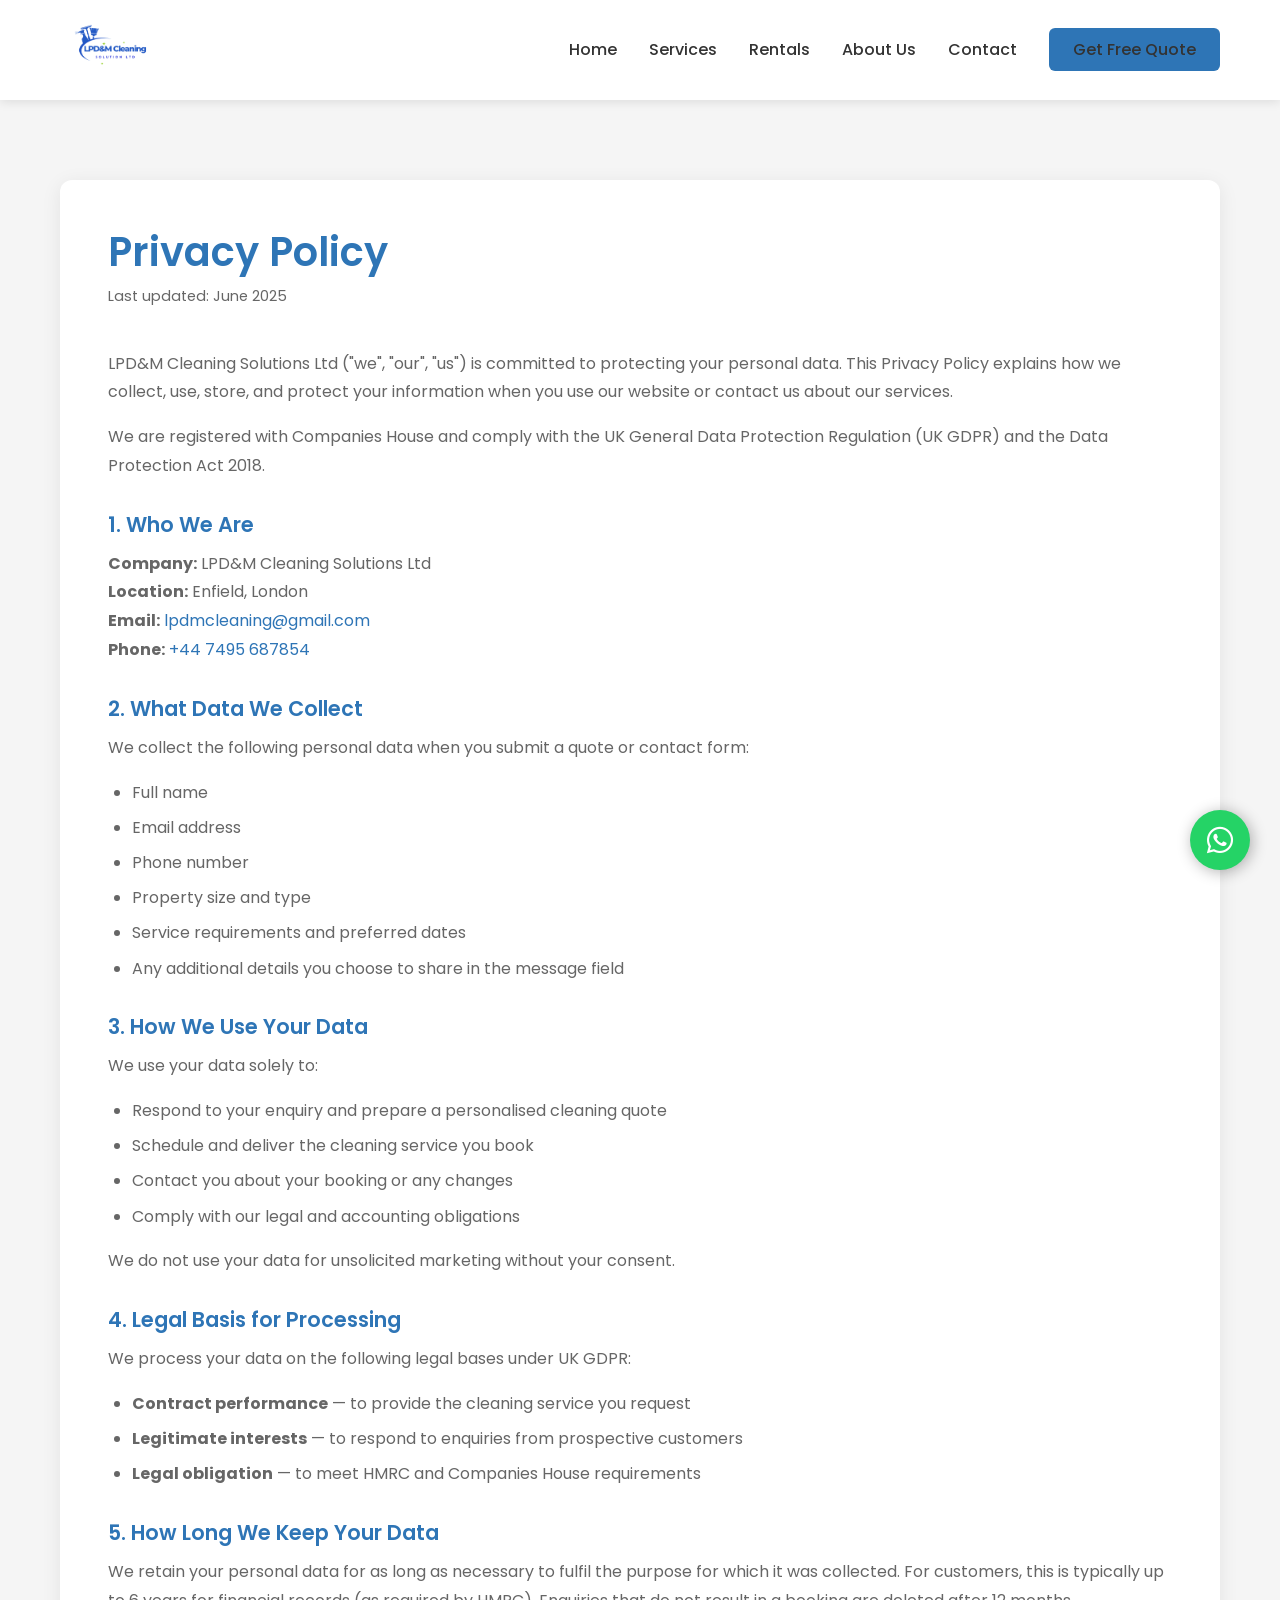
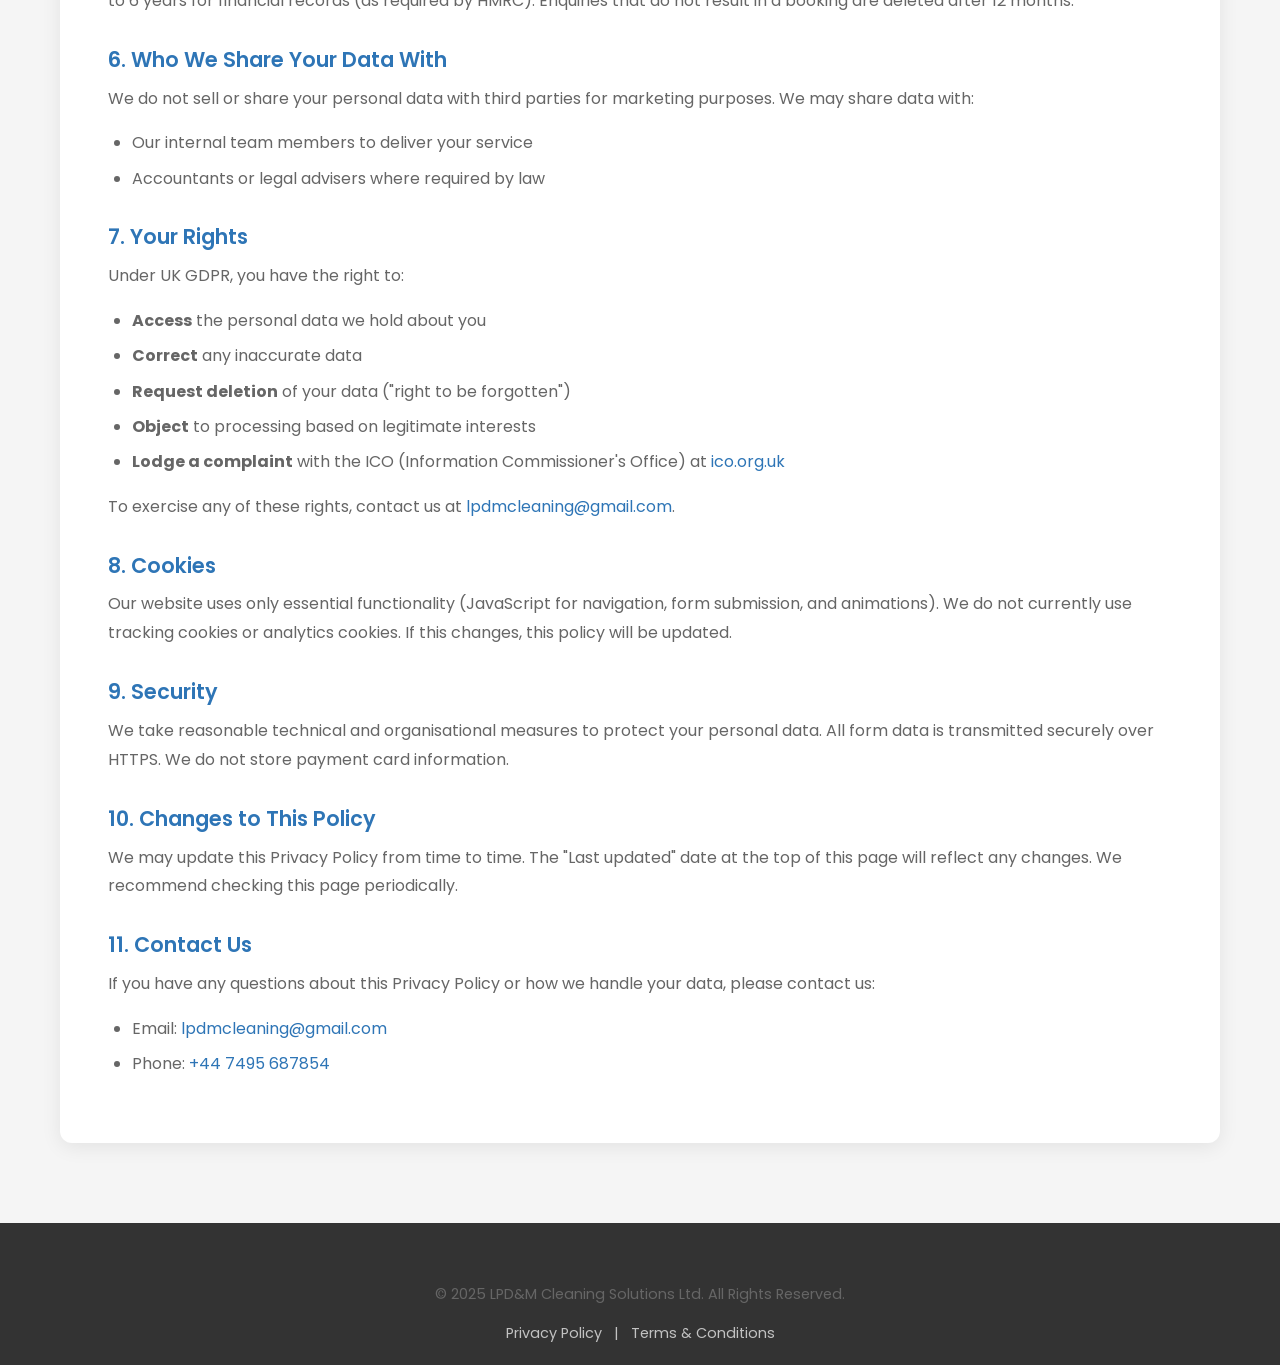
<file: privacy.html>
<!DOCTYPE html>
<html lang="en">
<head>
    <meta charset="UTF-8">
    <meta name="viewport" content="width=device-width, initial-scale=1.0">
    <meta name="description" content="Privacy Policy for LPD&M Cleaning Solutions — how we collect, use, and protect your personal data in compliance with UK GDPR.">
    <title>Privacy Policy | LPD&amp;M Cleaning Solutions</title>
    <link rel="icon" type="image/png" href="./images/logo_new.png">
    <link rel="preconnect" href="https://fonts.googleapis.com">
    <link rel="preconnect" href="https://fonts.gstatic.com" crossorigin>
    <link rel="preconnect" href="https://cdnjs.cloudflare.com">
    <link rel="stylesheet" href="styles.css">
    <link rel="stylesheet" href="https://cdnjs.cloudflare.com/ajax/libs/font-awesome/6.4.0/css/all.min.css">
    <link href="https://fonts.googleapis.com/css2?family=Poppins:wght@300;400;600;700&display=swap" rel="stylesheet">
    <style>
        .legal-page { padding: 80px 0; }
        .legal-page h1 { color: var(--primary-blue); margin-bottom: 0.5rem; }
        .legal-page h2 { color: var(--primary-blue); font-size: 1.3rem; margin-top: 2rem; margin-bottom: 0.75rem; }
        .legal-page p, .legal-page li { color: var(--text-light); line-height: 1.8; }
        .legal-page ul { padding-left: 1.5rem; margin-bottom: 1rem; }
        .legal-page ul li { margin-bottom: 0.4rem; }
        .last-updated { color: var(--text-light); font-size: 0.9rem; margin-bottom: 2.5rem; }
        .legal-card { background: var(--white); border-radius: 12px; box-shadow: 0 4px 20px rgba(0,0,0,0.08); padding: 3rem; }
    </style>
</head>
<body>

    <nav class="navbar">
        <div class="container">
            <div class="nav-wrapper">
                <div class="logo">
                    <a href="index.html">
                        <img src="./images/logo_new.png" alt="LPD&M Cleaning Solutions Logo" class="logo-img">
                    </a>
                </div>
                <ul class="nav-menu">
                    <li><a href="index.html">Home</a></li>
                    <li><a href="services.html">Services</a></li>
                    <li><a href="rental.html">Rentals</a></li>
                    <li><a href="about.html">About Us</a></li>
                    <li><a href="contact.html">Contact</a></li>
                    <li><a href="quote.html" class="btn-nav">Get Free Quote</a></li>
                </ul>
                <div class="hamburger" aria-label="Toggle navigation menu" role="button" tabindex="0">
                    <span></span><span></span><span></span>
                </div>
            </div>
        </div>
    </nav>

    <section class="legal-page" style="background-color: var(--light-grey);">
        <div class="container">
            <div class="legal-card">
                <h1>Privacy Policy</h1>
                <p class="last-updated">Last updated: June 2025</p>

                <p>LPD&amp;M Cleaning Solutions Ltd ("we", "our", "us") is committed to protecting your personal data. This Privacy Policy explains how we collect, use, store, and protect your information when you use our website or contact us about our services.</p>

                <p>We are registered with Companies House and comply with the UK General Data Protection Regulation (UK GDPR) and the Data Protection Act 2018.</p>

                <h2>1. Who We Are</h2>
                <p><strong>Company:</strong> LPD&amp;M Cleaning Solutions Ltd<br>
                <strong>Location:</strong> Enfield, London<br>
                <strong>Email:</strong> <a href="mailto:lpdmcleaning@gmail.com" style="color: var(--primary-blue);">lpdmcleaning@gmail.com</a><br>
                <strong>Phone:</strong> <a href="tel:+447495687854" style="color: var(--primary-blue);">+44 7495 687854</a></p>

                <h2>2. What Data We Collect</h2>
                <p>We collect the following personal data when you submit a quote or contact form:</p>
                <ul>
                    <li>Full name</li>
                    <li>Email address</li>
                    <li>Phone number</li>
                    <li>Property size and type</li>
                    <li>Service requirements and preferred dates</li>
                    <li>Any additional details you choose to share in the message field</li>
                </ul>

                <h2>3. How We Use Your Data</h2>
                <p>We use your data solely to:</p>
                <ul>
                    <li>Respond to your enquiry and prepare a personalised cleaning quote</li>
                    <li>Schedule and deliver the cleaning service you book</li>
                    <li>Contact you about your booking or any changes</li>
                    <li>Comply with our legal and accounting obligations</li>
                </ul>
                <p>We do not use your data for unsolicited marketing without your consent.</p>

                <h2>4. Legal Basis for Processing</h2>
                <p>We process your data on the following legal bases under UK GDPR:</p>
                <ul>
                    <li><strong>Contract performance</strong> — to provide the cleaning service you request</li>
                    <li><strong>Legitimate interests</strong> — to respond to enquiries from prospective customers</li>
                    <li><strong>Legal obligation</strong> — to meet HMRC and Companies House requirements</li>
                </ul>

                <h2>5. How Long We Keep Your Data</h2>
                <p>We retain your personal data for as long as necessary to fulfil the purpose for which it was collected. For customers, this is typically up to 6 years for financial records (as required by HMRC). Enquiries that do not result in a booking are deleted after 12 months.</p>

                <h2>6. Who We Share Your Data With</h2>
                <p>We do not sell or share your personal data with third parties for marketing purposes. We may share data with:</p>
                <ul>
                    <li>Our internal team members to deliver your service</li>
                    <li>Accountants or legal advisers where required by law</li>
                </ul>

                <h2>7. Your Rights</h2>
                <p>Under UK GDPR, you have the right to:</p>
                <ul>
                    <li><strong>Access</strong> the personal data we hold about you</li>
                    <li><strong>Correct</strong> any inaccurate data</li>
                    <li><strong>Request deletion</strong> of your data ("right to be forgotten")</li>
                    <li><strong>Object</strong> to processing based on legitimate interests</li>
                    <li><strong>Lodge a complaint</strong> with the ICO (Information Commissioner's Office) at <a href="https://ico.org.uk" target="_blank" rel="noopener noreferrer" style="color: var(--primary-blue);">ico.org.uk</a></li>
                </ul>
                <p>To exercise any of these rights, contact us at <a href="mailto:lpdmcleaning@gmail.com" style="color: var(--primary-blue);">lpdmcleaning@gmail.com</a>.</p>

                <h2>8. Cookies</h2>
                <p>Our website uses only essential functionality (JavaScript for navigation, form submission, and animations). We do not currently use tracking cookies or analytics cookies. If this changes, this policy will be updated.</p>

                <h2>9. Security</h2>
                <p>We take reasonable technical and organisational measures to protect your personal data. All form data is transmitted securely over HTTPS. We do not store payment card information.</p>

                <h2>10. Changes to This Policy</h2>
                <p>We may update this Privacy Policy from time to time. The "Last updated" date at the top of this page will reflect any changes. We recommend checking this page periodically.</p>

                <h2>11. Contact Us</h2>
                <p>If you have any questions about this Privacy Policy or how we handle your data, please contact us:</p>
                <ul>
                    <li>Email: <a href="mailto:lpdmcleaning@gmail.com" style="color: var(--primary-blue);">lpdmcleaning@gmail.com</a></li>
                    <li>Phone: <a href="tel:+447495687854" style="color: var(--primary-blue);">+44 7495 687854</a></li>
                </ul>
            </div>
        </div>
    </section>

    <footer class="footer">
        <div class="container">
            <div class="footer-bottom" style="border-top: none; padding-top: 0;">
                <p>&copy; 2025 LPD&amp;M Cleaning Solutions Ltd. All Rights Reserved.</p>
                <div class="footer-links">
                    <a href="privacy.html">Privacy Policy</a>
                    <span>|</span>
                    <a href="terms.html">Terms &amp; Conditions</a>
                </div>
            </div>
        </div>
    </footer>

    <a href="https://wa.me/447495687854" class="whatsapp-float" target="_blank" rel="noopener noreferrer" aria-label="Contact us on WhatsApp">
        <i class="fab fa-whatsapp"></i>
    </a>

    <script src="script.js"></script>
</body>
</html>
</file>
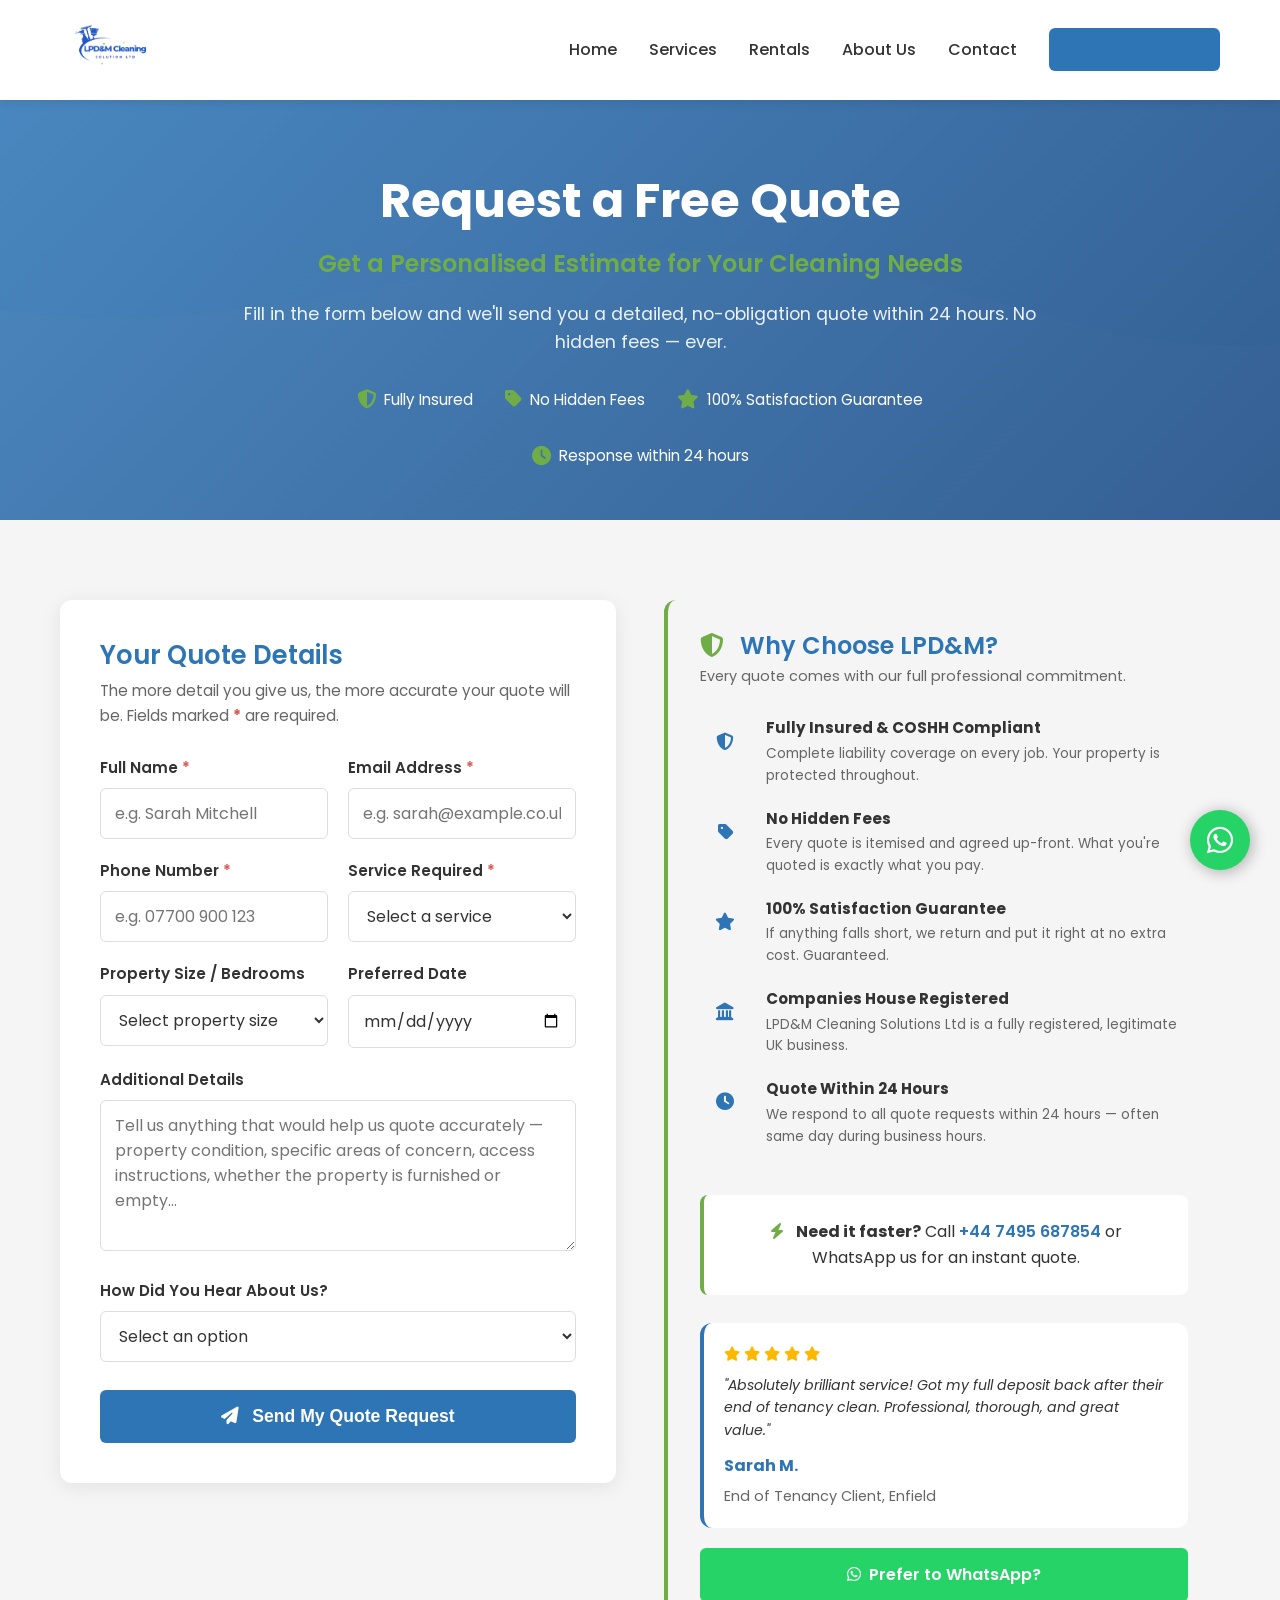
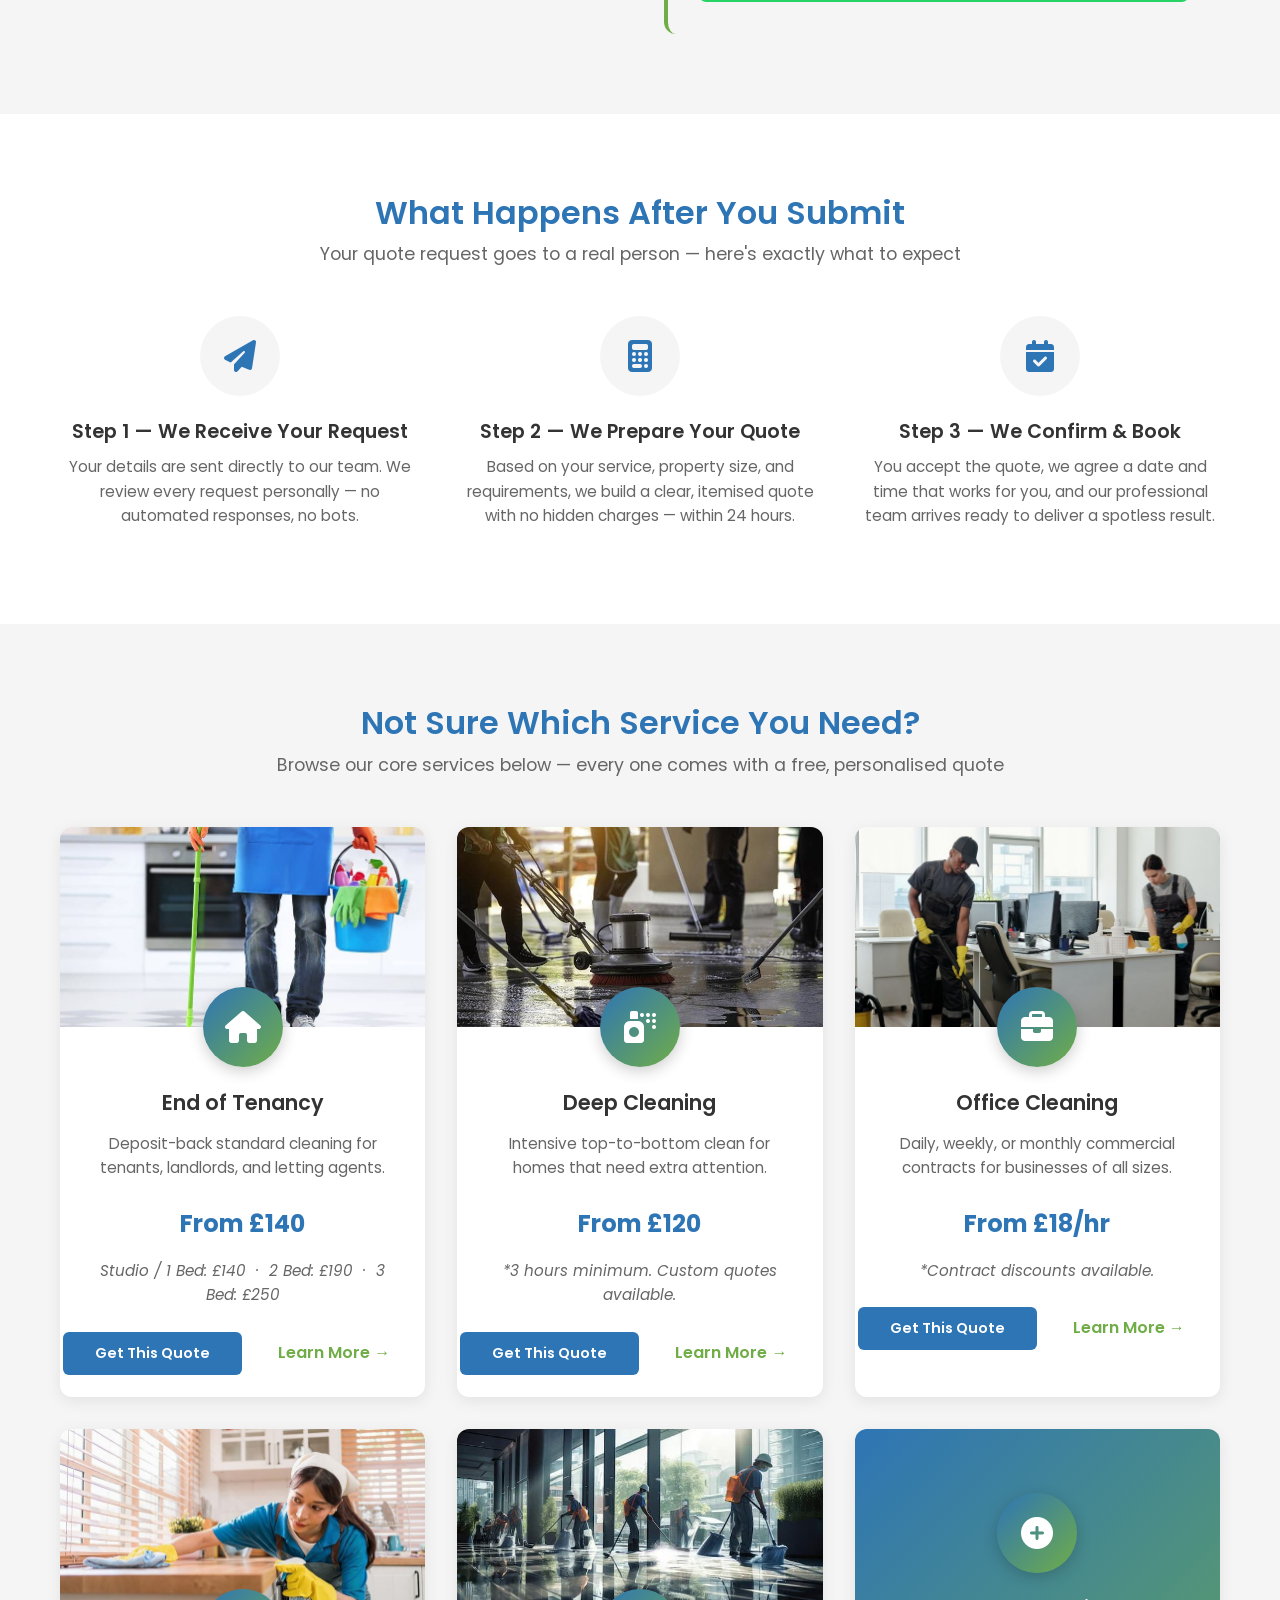
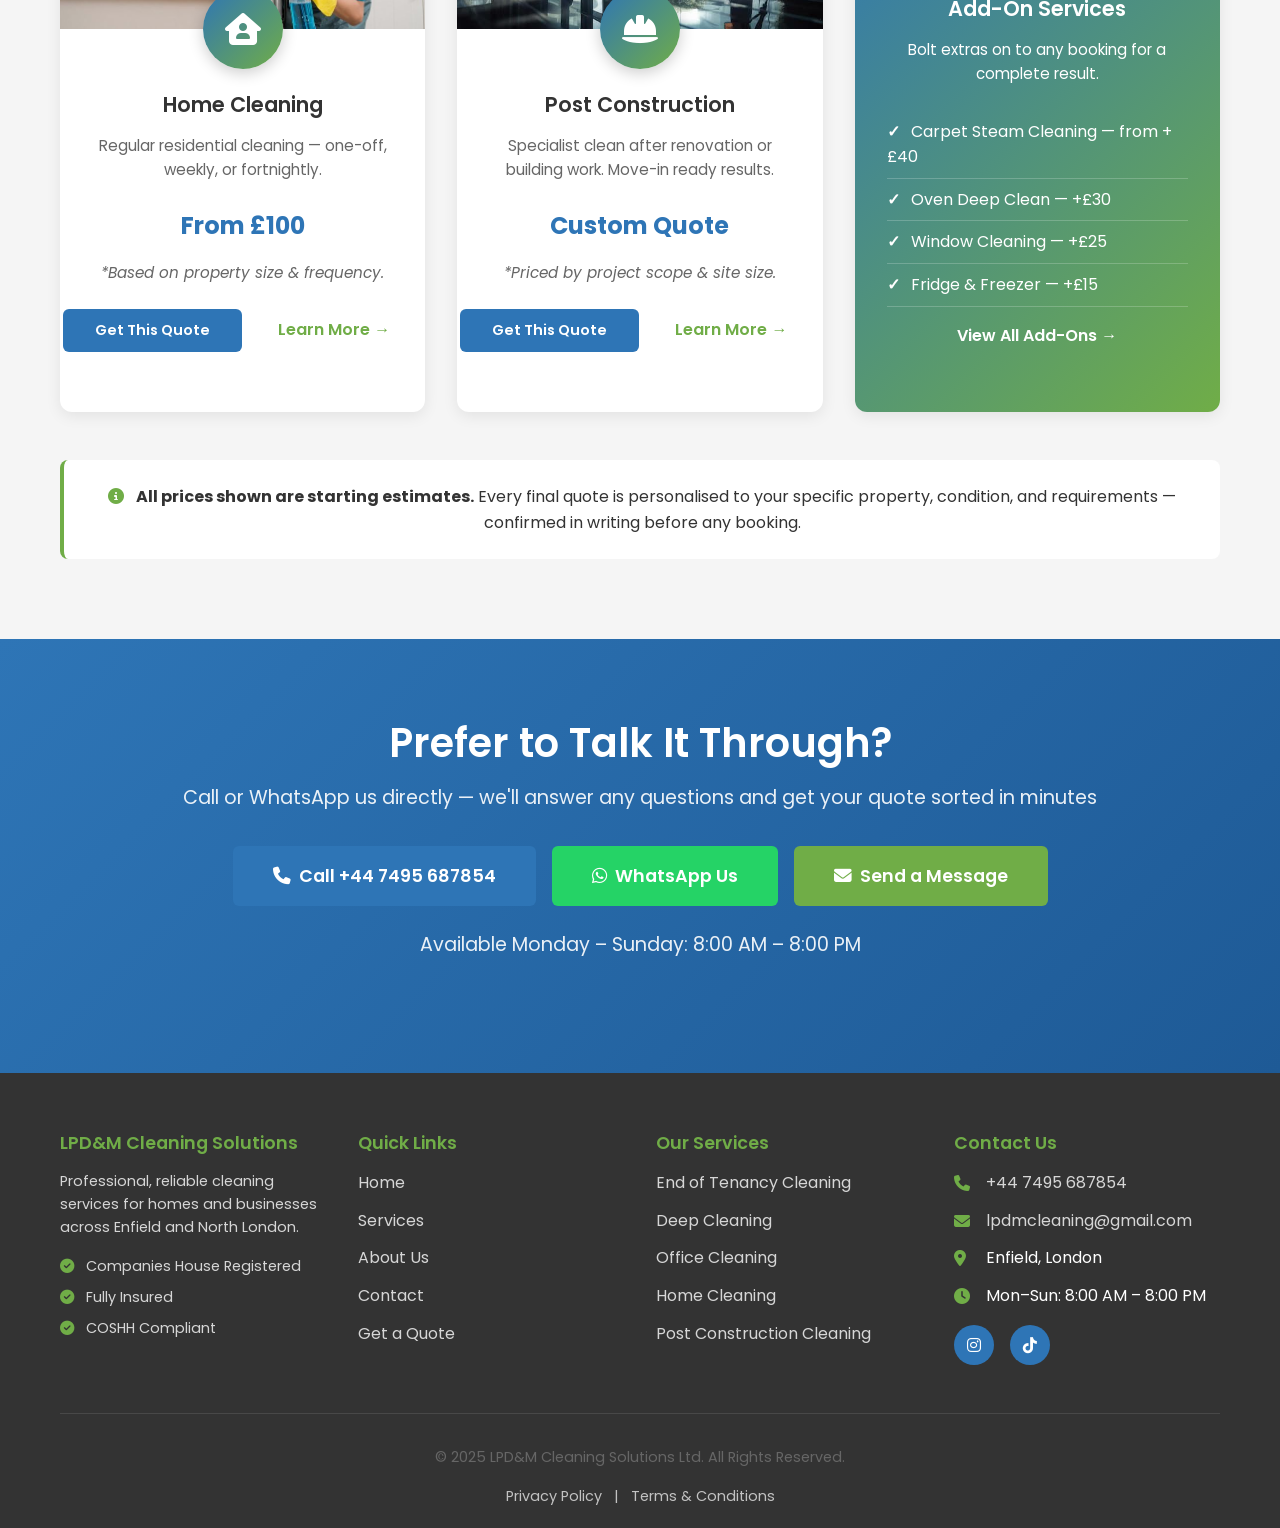
<file: quote.html>
<!DOCTYPE html>
<html lang="en">
<head>
    <meta charset="UTF-8">
    <meta name="viewport" content="width=device-width, initial-scale=1.0">
    <meta name="description" content="Get a free, no-obligation quote from LPD&M Cleaning Solutions in Enfield, London. End of tenancy, deep clean, office cleaning, and more. Personalised estimates within 24 hours.">
    <meta name="keywords" content="free cleaning quote Enfield, cleaning estimate London, end of tenancy quote, office cleaning quote, professional cleaner North London">
    <title>Get a Free Quote | LPD&M Cleaning Solutions — Enfield &amp; North London</title>
    <!-- Favicon -->
    <link rel="icon" type="image/png" href="./images/logo_new.png">

    <!-- Preconnect for faster CDN loading -->
    <link rel="preconnect" href="https://fonts.googleapis.com">
    <link rel="preconnect" href="https://fonts.gstatic.com" crossorigin>
    <link rel="preconnect" href="https://cdnjs.cloudflare.com">

    <!-- Open Graph / Social Sharing -->
    <meta property="og:type" content="website">
    <meta property="og:title" content="Get a Free Quote | LPD&M Cleaning Solutions — Enfield &amp; North London">
    <meta property="og:description" content="Get a free, no-obligation cleaning quote from LPD&M in Enfield. Personalised estimates within 24 hours. End of tenancy, deep clean, office cleaning & more.">
    <meta property="og:image" content="./images/logo_new.png">
    <meta property="og:url" content="https://lpdmcleaning.co.uk/quote.html">
    <meta property="og:site_name" content="LPD&M Cleaning Solutions">
    <meta name="twitter:card" content="summary_large_image">
    <meta name="twitter:title" content="Free Cleaning Quote | LPD&M — Enfield, London">
    <meta name="twitter:description" content="Get a free no-obligation cleaning quote from LPD&M. Response within 24 hours, no hidden fees.">
    <meta name="twitter:image" content="./images/logo_new.png">

    <link rel="stylesheet" href="styles.css">

    <!-- Font Awesome for icons -->
    <link rel="stylesheet" href="https://cdnjs.cloudflare.com/ajax/libs/font-awesome/6.4.0/css/all.min.css">

    <!-- Google Fonts -->
    <link href="https://fonts.googleapis.com/css2?family=Poppins:wght@300;400;600;700&display=swap" rel="stylesheet">
</head>
<body>

    <!-- ============================================================
         NAVIGATION
         Exact structure from all previous pages.
         "Get Free Quote" btn-nav carries the active class — the
         .nav-menu a.active rule applies the primary-blue colour,
         and btn-nav already has the blue background, so active
         adds the underline/colour signal on top cleanly.
         ============================================================ -->
    <nav class="navbar">
        <div class="container">
            <div class="nav-wrapper">
                <div class="logo">
                    <a href="index.html">
                        <img src="./images/logo_new.png"
                             alt="LPD&M Cleaning Solutions Logo"
                             class="logo-img">
                    </a>
                </div>
                <ul class="nav-menu">
                    <li><a href="index.html">Home</a></li>
                    <li><a href="services.html">Services</a></li>
                    <li><a href="rental.html">Rentals</a></li>
                    <li><a href="about.html">About Us</a></li>
                    <li><a href="contact.html">Contact</a></li>
                    <li><a href="quote.html" class="btn-nav active">Get Free Quote</a></li>
                </ul>
                <div class="hamburger"
                     aria-label="Toggle navigation menu"
                     role="button"
                     tabindex="0">
                    <span></span>
                    <span></span>
                    <span></span>
                </div>
            </div>
        </div>
    </nav>


    <!-- ============================================================
         PAGE HERO — Interior variant
         Shorter padding inline (layout measurement, not design token)
         consistent with services.html, about.html, contact.html.
         Background: ./assets/images/hero-quote.jpg
         ============================================================ -->
    <section class="hero"
             style="padding: 72px 0 52px;
                    background-image: linear-gradient(135deg, rgba(46,117,182,0.87) 0%, rgba(20,70,130,0.87) 100%),
                    url('https://images.unsplash.com/photo-1563453392212-326f5e854473?w=1920&auto=format&fit=crop&q=80');
                    background-size: cover;
                    background-position: center;">
        <div class="hero-overlay"></div>
        <div class="container">
            <div class="hero-content">
                <h1 class="hero-title">Request a Free Quote</h1>
                <p class="hero-subtitle">Get a Personalised Estimate for Your Cleaning Needs</p>
                <p class="hero-description">
                    Fill in the form below and we'll send you a detailed, no-obligation quote
                    within 24 hours. No hidden fees — ever.
                </p>
                <div class="hero-trust">
                    <div class="trust-item">
                        <i class="fas fa-shield-alt"></i>
                        <span>Fully Insured</span>
                    </div>
                    <div class="trust-item">
                        <i class="fas fa-tag"></i>
                        <span>No Hidden Fees</span>
                    </div>
                    <div class="trust-item">
                        <i class="fas fa-star"></i>
                        <span>100% Satisfaction Guarantee</span>
                    </div>
                    <div class="trust-item">
                        <i class="fas fa-clock"></i>
                        <span>Response within 24 hours</span>
                    </div>
                </div>
            </div>
        </div>
    </section>


    <!-- ============================================================
         MAIN QUOTE SECTION
         Two-column layout: form LEFT, trust signals RIGHT.

         CLASS MAP — zero new CSS:
           .quote-form-section   light-grey bg, 80px padding
             .container          1200px centred
               .areas-content    1fr 1fr grid (→ 1-col at 968px)
                 LEFT  .quote-form-wrapper  white card, shadow
                         [data-form-message] banners (JS contract)
                         .quote-form  →  .form-row  →  .form-group
                         #formFeedback (brief legacy hook, below form)
                 RIGHT .testimonial-card    trust signals panel
                         .feature-item rows (icon + heading + copy)

         DUAL CONTRACT — both id attributes and data attributes live
         on the same elements, satisfying the brief AND the JS controller:

           <form id="quoteForm" data-form="quote">
             QuoteFormController binds via form[data-form="quote"] ✓
             Brief's script injection targets #quoteForm ✓

           <button id="submitQuoteBtn" data-form-submit>
             QuoteFormController.setPending() targets [data-form-submit] ✓
             Brief's script injection targets #submitQuoteBtn ✓

           .quote-form-wrapper (JS wrapper lookup for banners)
             Contains [data-form-message] banners → JS contract ✓

           #formFeedback div below form
             Brief: "empty container below form, display:none" ✓
             Used by the secondary script injection described in brief ✓
             Does NOT conflict with JS banner system (separate elements) ✓

         FIELDS per brief + JS contract:
           name="name"          Full Name           JS validate() required ✓
           name="email"         Email Address       JS validate() required ✓
           name="phone"         Phone Number        JS validate() required ✓
           name="service"       Service Required    JS validate() required ✓
           name="property_size" Property Size       JS collectPayload() optional ✓
           name="message"       Additional Details  JS collectPayload() optional ✓
         ============================================================ -->
    <section class="quote-form-section">
        <div class="container">
            <div class="areas-content" style="align-items: start;">


                <!-- ================================================
                     LEFT COLUMN — Quote Form
                     .quote-form-wrapper max-width is 760px centred
                     by default. Inside areas-content 1fr col we
                     override with max-width:none so it fills the
                     column naturally (inline layout override only).
                     ================================================ -->
                <div class="quote-form-wrapper" style="max-width: none; margin: 0;">

                    <!-- Panel heading -->
                    <div class="section-header" style="text-align: left; margin-bottom: 1.75rem;">
                        <h2 style="font-size: 1.6rem;">Your Quote Details</h2>
                        <p style="font-size: 0.95rem;">
                            The more detail you give us, the more accurate your quote will be.
                            Fields marked
                            <span aria-hidden="true"
                                  style="color: var(--error-border); font-weight: 700;">*</span>
                            are required.
                        </p>
                    </div>

                    <!-- ─── ERROR BANNER ──────────────────────────
                         QuoteFormController.handleFailure() removes
                         hidden to surface this. Contains phone +
                         WhatsApp fallback CTAs per CONFIG spec.
                         ─────────────────────────────────────────── -->
                    <div class="form-message form-message--error"
                         data-form-message="error"
                         role="alert"
                         aria-live="assertive"
                         hidden>
                        <div class="form-message__icon">
                            <i class="fas fa-exclamation-triangle"></i>
                        </div>
                        <div class="form-message__body">
                            <strong>We couldn't submit your quote request right now.</strong>
                            <p>
                                Please contact us directly — we'll get you a quote immediately:
                            </p>
                            <div class="form-message__actions">
                                <a href="tel:+447495687854"
                                   class="btn btn-primary btn-small">
                                    <i class="fas fa-phone"></i>&nbsp; Call +44 7495 687854
                                </a>
                                <a href="https://wa.me/447495687854"
                                   class="btn btn-whatsapp btn-small"
                                   target="_blank"
                                   rel="noopener noreferrer">
                                    <i class="fab fa-whatsapp"></i>&nbsp; WhatsApp Us
                                </a>
                            </div>
                        </div>
                    </div>

                    <!-- ─── SUCCESS BANNER ────────────────────────
                         QuoteFormController.handleSuccess() removes
                         hidden and resets the form.
                         ─────────────────────────────────────────── -->
                    <div class="form-message form-message--success"
                         data-form-message="success"
                         role="status"
                         aria-live="polite"
                         hidden>
                        <div class="form-message__icon">
                            <i class="fas fa-check-circle"></i>
                        </div>
                        <div class="form-message__body">
                            <strong>Quote request received — thank you!</strong>
                            <p>
                                We'll have a personalised quote back to you within 24 hours.
                                For anything urgent, call us on
                                <a href="tel:+447495687854"
                                   style="color: var(--success-text); font-weight: 600;">
                                    +44 7495 687854
                                </a>.
                            </p>
                        </div>
                    </div>

                    <!-- ─── QUOTE FORM ────────────────────────────
                         id="quoteForm"        brief requirement
                         data-form="quote"     QuoteFormController selector
                         No action attribute   brief rule / decoupled arch
                         novalidate            JS handles all validation
                         ─────────────────────────────────────────── -->
                    <form id="quoteForm"
                          class="quote-form"
                          data-form="quote"
                          novalidate
                          aria-label="Request a free cleaning quote from LPD&M">

                        <!-- ── ROW 1: Full Name + Email ─────────── -->
                        <div class="form-row">

                            <div class="form-group">
                                <label for="qf-name">
                                    Full Name
                                    <span aria-hidden="true"
                                          style="color: var(--error-border);">*</span>
                                </label>
                                <input type="text"
                                       id="qf-name"
                                       name="name"
                                       placeholder="e.g. Sarah Mitchell"
                                       required
                                       autocomplete="name">
                            </div>

                            <div class="form-group">
                                <label for="qf-email">
                                    Email Address
                                    <span aria-hidden="true"
                                          style="color: var(--error-border);">*</span>
                                </label>
                                <input type="email"
                                       id="qf-email"
                                       name="email"
                                       placeholder="e.g. sarah@example.co.uk"
                                       required
                                       autocomplete="email">
                            </div>

                        </div>

                        <!-- ── ROW 2: Phone + Service Required ───── -->
                        <div class="form-row">

                            <div class="form-group">
                                <label for="qf-phone">
                                    Phone Number
                                    <span aria-hidden="true"
                                          style="color: var(--error-border);">*</span>
                                </label>
                                <input type="tel"
                                       id="qf-phone"
                                       name="phone"
                                       placeholder="e.g. 07700 900 123"
                                       required
                                       autocomplete="tel">
                            </div>

                            <div class="form-group">
                                <label for="qf-service">
                                    Service Required
                                    <span aria-hidden="true"
                                          style="color: var(--error-border);">*</span>
                                </label>
                                <!-- Dropdown matches all five core services + add-ons
                                     exactly as listed in services.html and the brief -->
                                <select id="qf-service"
                                        name="service"
                                        required>
                                    <option value="">Select a service</option>
                                    <optgroup label="Core Services">
                                        <option value="end-of-tenancy">End of Tenancy Cleaning</option>
                                        <option value="deep-cleaning">Deep Cleaning</option>
                                        <option value="post-construction">Post Construction Cleaning</option>
                                        <option value="office-cleaning">Office Cleaning</option>
                                        <option value="home-cleaning">Home Cleaning</option>
                                    </optgroup>
                                    <optgroup label="Add-On Services">
                                        <option value="carpet-steam">Carpet Steam Cleaning</option>
                                        <option value="oven-clean">Oven Deep Clean</option>
                                        <option value="window-cleaning">Window Cleaning</option>
                                        <option value="fridge-freezer">Fridge &amp; Freezer Clean</option>
                                        <option value="upholstery">Upholstery Cleaning</option>
                                    </optgroup>
                                    <option value="other">Other / Not Sure</option>
                                </select>
                            </div>

                        </div>

                        <!-- ── ROW 3: Property Size + Preferred Date ─ -->
                        <div class="form-row">

                            <div class="form-group">
                                <label for="qf-property-size">Property Size / Bedrooms</label>
                                <!-- name="property_size" matches JS collectPayload() exactly -->
                                <select id="qf-property-size"
                                        name="property_size">
                                    <option value="">Select property size</option>
                                    <optgroup label="Residential">
                                        <option value="studio">Studio / Bedsit</option>
                                        <option value="1-bed">1 Bedroom</option>
                                        <option value="2-bed">2 Bedrooms</option>
                                        <option value="3-bed">3 Bedrooms</option>
                                        <option value="4-bed">4 Bedrooms</option>
                                        <option value="5-plus-bed">5+ Bedrooms</option>
                                    </optgroup>
                                    <optgroup label="Commercial">
                                        <option value="office-small">Office — Small (up to 10 desks)</option>
                                        <option value="office-medium">Office — Medium (10–50 desks)</option>
                                        <option value="office-large">Office — Large (50+ desks)</option>
                                    </optgroup>
                                    <option value="not-applicable">Not Applicable</option>
                                </select>
                            </div>

                            <div class="form-group">
                                <label for="qf-date">Preferred Date</label>
                                <input type="date"
                                       id="qf-date"
                                       name="preferred_date"
                                       min=""
                                       autocomplete="off">
                            </div>

                        </div>

                        <!-- ── Additional Details — full width ─────── -->
                        <div class="form-group">
                            <label for="qf-message">Additional Details</label>
                            <!-- name="message" matches JS collectPayload() exactly -->
                            <textarea id="qf-message"
                                      name="message"
                                      rows="5"
                                      placeholder="Tell us anything that would help us quote accurately — property condition, specific areas of concern, access instructions, whether the property is furnished or empty…"></textarea>
                        </div>

                        <!-- ── How did you hear about us ────────────── -->
                        <div class="form-group">
                            <label for="qf-referral">How Did You Hear About Us?</label>
                            <select id="qf-referral" name="referral_source">
                                <option value="">Select an option</option>
                                <option value="google">Google Search</option>
                                <option value="google-maps">Google Maps</option>
                                <option value="facebook">Facebook</option>
                                <option value="instagram">Instagram</option>
                                <option value="word-of-mouth">Word of Mouth / Recommendation</option>
                                <option value="letting-agent">Letting Agent Referral</option>
                                <option value="returning">Returning Customer</option>
                                <option value="other">Other</option>
                            </select>
                        </div>

                        <!-- ── Submit Button ──────────────────────────
                             id="submitQuoteBtn"  brief requirement
                             data-form-submit     QuoteFormController.setPending() target
                             Both ids sit on the same element — no conflict
                             ─────────────────────────────────────────── -->
                        <button type="submit"
                                id="submitQuoteBtn"
                                class="btn btn-primary btn-large"
                                data-form-submit
                                aria-busy="false">
                            <span data-submit-label>
                                <i class="fas fa-paper-plane"
                                   style="margin-right: 0.5rem;"></i>
                                Send My Quote Request
                            </span>
                            <span data-submit-spinner hidden>
                                <i class="fas fa-spinner fa-spin"
                                   style="margin-right: 0.5rem;"></i>
                                Sending…
                            </span>
                        </button>

                    </form>
                    <!-- END #quoteForm -->

                    <!-- ─── LEGACY FEEDBACK HOOK ──────────────────
                         id="formFeedback" — brief requirement.
                         Positioned immediately below the form as
                         specified: "empty container below the form
                         to handle JavaScript pending/error states".
                         display:none + inline styles exactly as brief
                         specifies. This element is the target for the
                         secondary script injection described in the
                         brief's "Architect's Integration Steps".
                         The QuoteFormController uses its own
                         [data-form-message] banner siblings above —
                         both systems coexist without conflict.
                         ─────────────────────────────────────────── -->
                    <div id="formFeedback"
                         style="display: none; margin-top: 15px; padding: 10px; border-radius: 5px;"
                         role="status"
                         aria-live="polite">
                    </div>

                </div>
                <!-- END LEFT COLUMN -->


                <!-- ================================================
                     RIGHT COLUMN — Trust Signals Panel
                     .testimonial-card  consistent contained panel
                     .feature-item rows for each trust signal
                     .pricing-disclaimer for the no-hidden-fees note
                     .stars + testimonial excerpt for social proof
                     ================================================ -->
                <div class="testimonial-card" style="height: 100%;">

                    <h3 style="color: var(--primary-blue); margin-bottom: 0.25rem;">
                        <i class="fas fa-shield-alt"
                           style="color: var(--accent-green); margin-right: 0.6rem;"></i>
                        Why Choose LPD&amp;M?
                    </h3>
                    <p style="font-size: 0.9rem; margin-bottom: 1.75rem;">
                        Every quote comes with our full professional commitment.
                    </p>

                    <!-- Trust signal rows -->
                    <div style="display: flex; flex-direction: column; gap: 1.25rem; margin-bottom: 1.75rem;">

                        <div style="display: flex; align-items: flex-start; gap: 1rem;">
                            <div class="feature-icon"
                                 style="width: 50px; height: 50px; font-size: 1.1rem;
                                        flex-shrink: 0; margin: 0;">
                                <i class="fas fa-shield-alt"></i>
                            </div>
                            <div>
                                <strong style="display: block; color: var(--text-dark);
                                               font-size: 0.95rem; margin-bottom: 0.15rem;">
                                    Fully Insured &amp; COSHH Compliant
                                </strong>
                                <p style="margin: 0; font-size: 0.85rem;">
                                    Complete liability coverage on every job. Your property is protected throughout.
                                </p>
                            </div>
                        </div>

                        <div style="display: flex; align-items: flex-start; gap: 1rem;">
                            <div class="feature-icon"
                                 style="width: 50px; height: 50px; font-size: 1.1rem;
                                        flex-shrink: 0; margin: 0;">
                                <i class="fas fa-tag"></i>
                            </div>
                            <div>
                                <strong style="display: block; color: var(--text-dark);
                                               font-size: 0.95rem; margin-bottom: 0.15rem;">
                                    No Hidden Fees
                                </strong>
                                <p style="margin: 0; font-size: 0.85rem;">
                                    Every quote is itemised and agreed up-front. What you're quoted is exactly what you pay.
                                </p>
                            </div>
                        </div>

                        <div style="display: flex; align-items: flex-start; gap: 1rem;">
                            <div class="feature-icon"
                                 style="width: 50px; height: 50px; font-size: 1.1rem;
                                        flex-shrink: 0; margin: 0;">
                                <i class="fas fa-star"></i>
                            </div>
                            <div>
                                <strong style="display: block; color: var(--text-dark);
                                               font-size: 0.95rem; margin-bottom: 0.15rem;">
                                    100% Satisfaction Guarantee
                                </strong>
                                <p style="margin: 0; font-size: 0.85rem;">
                                    If anything falls short, we return and put it right at no extra cost. Guaranteed.
                                </p>
                            </div>
                        </div>

                        <div style="display: flex; align-items: flex-start; gap: 1rem;">
                            <div class="feature-icon"
                                 style="width: 50px; height: 50px; font-size: 1.1rem;
                                        flex-shrink: 0; margin: 0;">
                                <i class="fas fa-landmark"></i>
                            </div>
                            <div>
                                <strong style="display: block; color: var(--text-dark);
                                               font-size: 0.95rem; margin-bottom: 0.15rem;">
                                    Companies House Registered
                                </strong>
                                <p style="margin: 0; font-size: 0.85rem;">
                                    LPD&amp;M Cleaning Solutions Ltd is a fully registered, legitimate UK business.
                                </p>
                            </div>
                        </div>

                        <div style="display: flex; align-items: flex-start; gap: 1rem;">
                            <div class="feature-icon"
                                 style="width: 50px; height: 50px; font-size: 1.1rem;
                                        flex-shrink: 0; margin: 0;">
                                <i class="fas fa-clock"></i>
                            </div>
                            <div>
                                <strong style="display: block; color: var(--text-dark);
                                               font-size: 0.95rem; margin-bottom: 0.15rem;">
                                    Quote Within 24 Hours
                                </strong>
                                <p style="margin: 0; font-size: 0.85rem;">
                                    We respond to all quote requests within 24 hours — often same day during business hours.
                                </p>
                            </div>
                        </div>

                    </div>

                    <!-- Response-time note -->
                    <div class="pricing-disclaimer" style="margin-bottom: 1.75rem;">
                        <p>
                            <i class="fas fa-bolt"></i>
                            <strong>Need it faster?</strong>
                            Call
                            <a href="tel:+447495687854"
                               style="color: var(--primary-blue); font-weight: 600;">
                                +44 7495 687854
                            </a>
                            or WhatsApp us for an instant quote.
                        </p>
                    </div>

                    <!-- Social proof excerpt -->
                    <div class="testimonial-card" style="border-left-color: var(--primary-blue);
                                                          background: var(--white); padding: 1.25rem;">
                        <div class="stars" style="font-size: 0.9rem; margin-bottom: 0.5rem;">
                            <i class="fas fa-star"></i>
                            <i class="fas fa-star"></i>
                            <i class="fas fa-star"></i>
                            <i class="fas fa-star"></i>
                            <i class="fas fa-star"></i>
                        </div>
                        <p class="testimonial-text" style="font-size: 0.88rem; margin-bottom: 0.75rem;">
                            "Absolutely brilliant service! Got my full deposit back after their end of tenancy clean. Professional, thorough, and great value."
                        </p>
                        <div class="testimonial-author">
                            <strong>Sarah M.</strong>
                            <span>End of Tenancy Client, Enfield</span>
                        </div>
                    </div>

                    <!-- WhatsApp CTA -->
                    <a href="https://wa.me/447495687854"
                       class="btn btn-whatsapp"
                       target="_blank"
                       rel="noopener noreferrer"
                       style="display: block; text-align: center; margin-top: 1.25rem;">
                        <i class="fab fa-whatsapp"></i>&nbsp; Prefer to WhatsApp?
                    </a>

                </div>
                <!-- END RIGHT COLUMN — Trust Signals -->


            </div>
            <!-- END .areas-content two-column grid -->

        </div>
    </section>
    <!-- END MAIN QUOTE SECTION -->


    <!-- ============================================================
         SECTION 2 — HOW IT WORKS
         Removes anxiety about the quote process.
         Three clear steps — reuses .why-choose-us + .features-grid
         ============================================================ -->
    <section class="why-choose-us">
        <div class="container">

            <div class="section-header">
                <h2>What Happens After You Submit</h2>
                <p>Your quote request goes to a real person — here's exactly what to expect</p>
            </div>

            <div class="features-grid">

                <div class="feature-item">
                    <div class="feature-icon">
                        <i class="fas fa-paper-plane"></i>
                    </div>
                    <h3>Step 1 — We Receive Your Request</h3>
                    <p>
                        Your details are sent directly to our team. We review every request
                        personally — no automated responses, no bots.
                    </p>
                </div>

                <div class="feature-item">
                    <div class="feature-icon">
                        <i class="fas fa-calculator"></i>
                    </div>
                    <h3>Step 2 — We Prepare Your Quote</h3>
                    <p>
                        Based on your service, property size, and requirements, we build a
                        clear, itemised quote with no hidden charges — within 24 hours.
                    </p>
                </div>

                <div class="feature-item">
                    <div class="feature-icon">
                        <i class="fas fa-calendar-check"></i>
                    </div>
                    <h3>Step 3 — We Confirm &amp; Book</h3>
                    <p>
                        You accept the quote, we agree a date and time that works for you,
                        and our professional team arrives ready to deliver a spotless result.
                    </p>
                </div>

            </div>

        </div>
    </section>


    <!-- ============================================================
         SECTION 3 — SERVICES OVERVIEW (anchor links to services.html)
         Reminds users what's available before they decide.
         Reuses .services-overview + .services-grid + .service-card
         ============================================================ -->
    <section class="services-overview">
        <div class="container">

            <div class="section-header">
                <h2>Not Sure Which Service You Need?</h2>
                <p>Browse our core services below — every one comes with a free, personalised quote</p>
            </div>

            <div class="services-grid">

                <div class="service-card">
                    <div class="service-image">
                        <img src="./images/ETC.jpg"
                             alt="End of Tenancy Cleaning"
                             loading="lazy">
                    </div>
                    <div class="service-icon">
                        <i class="fas fa-home"></i>
                    </div>
                    <h3>End of Tenancy</h3>
                    <p>Deposit-back standard cleaning for tenants, landlords, and letting agents.</p>
                    <div class="service-price">From £140</div>
                    <p class="price-note">Studio / 1 Bed: £140 &nbsp;·&nbsp; 2 Bed: £190 &nbsp;·&nbsp; 3 Bed: £250</p>
                    <a href="quote.html" class="btn btn-primary btn-small">Get This Quote</a>
                    <a href="services.html#end-of-tenancy" class="service-link">Learn More →</a>
                </div>

                <div class="service-card">
                    <div class="service-image">
                        <img src="./images/DCS.jpg"
                             alt="Deep Cleaning Services"
                             loading="lazy">
                    </div>
                    <div class="service-icon">
                        <i class="fas fa-spray-can"></i>
                    </div>
                    <h3>Deep Cleaning</h3>
                    <p>Intensive top-to-bottom clean for homes that need extra attention.</p>
                    <div class="service-price">From £120</div>
                    <p class="price-note">*3 hours minimum. Custom quotes available.</p>
                    <a href="quote.html" class="btn btn-primary btn-small">Get This Quote</a>
                    <a href="services.html#deep-cleaning" class="service-link">Learn More →</a>
                </div>

                <div class="service-card">
                    <div class="service-image">
                        <img src="./images/OCS.jpg"
                             alt="Office Cleaning Services"
                             loading="lazy">
                    </div>
                    <div class="service-icon">
                        <i class="fas fa-briefcase"></i>
                    </div>
                    <h3>Office Cleaning</h3>
                    <p>Daily, weekly, or monthly commercial contracts for businesses of all sizes.</p>
                    <div class="service-price">From £18/hr</div>
                    <p class="price-note">*Contract discounts available.</p>
                    <a href="quote.html" class="btn btn-primary btn-small">Get This Quote</a>
                    <a href="services.html#office-cleaning" class="service-link">Learn More →</a>
                </div>

                <div class="service-card">
                    <div class="service-image">
                        <img src="./images/HCS.jpg"
                             alt="Regular Home Cleaning"
                             loading="lazy">
                    </div>
                    <div class="service-icon">
                        <i class="fas fa-house-user"></i>
                    </div>
                    <h3>Home Cleaning</h3>
                    <p>Regular residential cleaning — one-off, weekly, or fortnightly.</p>
                    <div class="service-price">From £100</div>
                    <p class="price-note">*Based on property size &amp; frequency.</p>
                    <a href="quote.html" class="btn btn-primary btn-small">Get This Quote</a>
                    <a href="services.html#home-cleaning" class="service-link">Learn More →</a>
                </div>

                <div class="service-card">
                    <div class="service-image">
                        <img src="./images/PCS.jpg"
                             alt="Post Construction Cleaning"
                             loading="lazy">
                    </div>
                    <div class="service-icon">
                        <i class="fas fa-hard-hat"></i>
                    </div>
                    <h3>Post Construction</h3>
                    <p>Specialist clean after renovation or building work. Move-in ready results.</p>
                    <div class="service-price">Custom Quote</div>
                    <p class="price-note">*Priced by project scope &amp; site size.</p>
                    <a href="quote.html" class="btn btn-primary btn-small">Get This Quote</a>
                    <a href="services.html#post-construction" class="service-link">Learn More →</a>
                </div>

                <!-- Accent card: all add-ons -->
                <div class="service-card service-card-accent">
                    <div class="service-icon" style="margin-top: 2rem;">
                        <i class="fas fa-plus-circle"></i>
                    </div>
                    <h3>Add-On Services</h3>
                    <p>Bolt extras on to any booking for a complete result.</p>
                    <ul class="addon-list">
                        <li>Carpet Steam Cleaning — from +£40</li>
                        <li>Oven Deep Clean — +£30</li>
                        <li>Window Cleaning — +£25</li>
                        <li>Fridge &amp; Freezer — +£15</li>
                    </ul>
                    <a href="services.html#add-ons" class="service-link">
                        View All Add-Ons →
                    </a>
                </div>

            </div>

            <!-- Pricing disclaimer -->
            <div class="pricing-disclaimer">
                <p>
                    <i class="fas fa-info-circle"></i>
                    <strong>All prices shown are starting estimates.</strong>
                    Every final quote is personalised to your specific property, condition,
                    and requirements — confirmed in writing before any booking.
                </p>
            </div>

        </div>
    </section>


    <!-- ============================================================
         SECTION 4 — FINAL CTA
         Exact .final-cta reuse from all previous pages.
         ============================================================ -->
    <section class="final-cta">
        <div class="container">
            <div class="cta-content">
                <h2>Prefer to Talk It Through?</h2>
                <p>
                    Call or WhatsApp us directly — we'll answer any questions and
                    get your quote sorted in minutes
                </p>
                <div class="cta-buttons">
                    <a href="tel:+447495687854" class="btn btn-primary btn-large">
                        <i class="fas fa-phone"></i>&nbsp; Call +44 7495 687854
                    </a>
                    <a href="https://wa.me/447495687854"
                       class="btn btn-whatsapp btn-large"
                       target="_blank"
                       rel="noopener noreferrer">
                        <i class="fab fa-whatsapp"></i>&nbsp; WhatsApp Us
                    </a>
                    <a href="contact.html" class="btn btn-secondary btn-large">
                        <i class="fas fa-envelope"></i>&nbsp; Send a Message
                    </a>
                </div>
                <p class="cta-hours">Available Monday – Sunday: 8:00 AM – 8:00 PM</p>
            </div>
        </div>
    </section>


    <!-- ============================================================
         FOOTER — Exact replica from all previous pages
         ============================================================ -->
    <footer class="footer">
        <div class="container">
            <div class="footer-grid">

                <!-- Column 1: About -->
                <div class="footer-col">
                    <h4>LPD&amp;M Cleaning Solutions</h4>
                    <p>
                        Professional, reliable cleaning services for homes and businesses
                        across Enfield and North London.
                    </p>
                    <div class="footer-certifications">
                        <p><i class="fas fa-check-circle"></i> Companies House Registered</p>
                        <p><i class="fas fa-check-circle"></i> Fully Insured</p>
                        <p><i class="fas fa-check-circle"></i> COSHH Compliant</p>
                    </div>
                </div>

                <!-- Column 2: Quick Links -->
                <div class="footer-col">
                    <h4>Quick Links</h4>
                    <ul>
                        <li><a href="index.html">Home</a></li>
                        <li><a href="services.html">Services</a></li>
                        <li><a href="about.html">About Us</a></li>
                        <li><a href="contact.html">Contact</a></li>
                        <li><a href="quote.html">Get a Quote</a></li>
                    </ul>
                </div>

                <!-- Column 3: Services -->
                <div class="footer-col">
                    <h4>Our Services</h4>
                    <ul>
                        <li><a href="services.html#end-of-tenancy">End of Tenancy Cleaning</a></li>
                        <li><a href="services.html#deep-cleaning">Deep Cleaning</a></li>
                        <li><a href="services.html#office-cleaning">Office Cleaning</a></li>
                        <li><a href="services.html#home-cleaning">Home Cleaning</a></li>
                        <li><a href="services.html#post-construction">Post Construction Cleaning</a></li>
                    </ul>
                </div>

                <!-- Column 4: Contact -->
                <div class="footer-col">
                    <h4>Contact Us</h4>
                    <ul class="footer-contact">
                        <li>
                            <i class="fas fa-phone"></i>
                            <a href="tel:+447495687854">+44 7495 687854</a>
                        </li>
                        <li>
                            <i class="fas fa-envelope"></i>
                            <a href="mailto:lpdmcleaning@gmail.com">lpdmcleaning@gmail.com</a>
                        </li>
                        <li>
                            <i class="fas fa-map-marker-alt"></i>
                            <span>Enfield, London</span>
                        </li>
                        <li>
                            <i class="fas fa-clock"></i>
                            <span>Mon–Sun: 8:00 AM – 8:00 PM</span>
                        </li>
                    </ul>
                    <div class="social-icons">
                        <a href="https://www.instagram.com/lpdm_cleaning_services?igsh=Zngyd2xrNWZuODBm&utm_source=qr"
                           target="_blank" rel="noopener noreferrer"
                           aria-label="Instagram">
                            <i class="fab fa-instagram"></i>
                        </a>
                        <a href="https://www.tiktok.com/@lpdmcleaning?_r=1&_t=ZN-948n68hawVS"
                           target="_blank" rel="noopener noreferrer"
                           aria-label="TikTok">
                            <i class="fab fa-tiktok"></i>
                        </a>
                    </div>
                </div>

            </div>

            <!-- Bottom Bar -->
            <div class="footer-bottom">
                <p>&copy; 2025 LPD&amp;M Cleaning Solutions Ltd. All Rights Reserved.</p>
                <div class="footer-links">
                    <a href="privacy.html">Privacy Policy</a>
                    <span>|</span>
                    <a href="terms.html">Terms &amp; Conditions</a>
                </div>
            </div>

        </div>
    </footer>


    <!-- WhatsApp Floating Button -->
    <a href="https://wa.me/447495687854"
       class="whatsapp-float"
       target="_blank"
       rel="noopener noreferrer"
       aria-label="Contact us on WhatsApp">
        <i class="fab fa-whatsapp"></i>
    </a>

    <script src="script.js"></script>
</body>
</html>
</file>
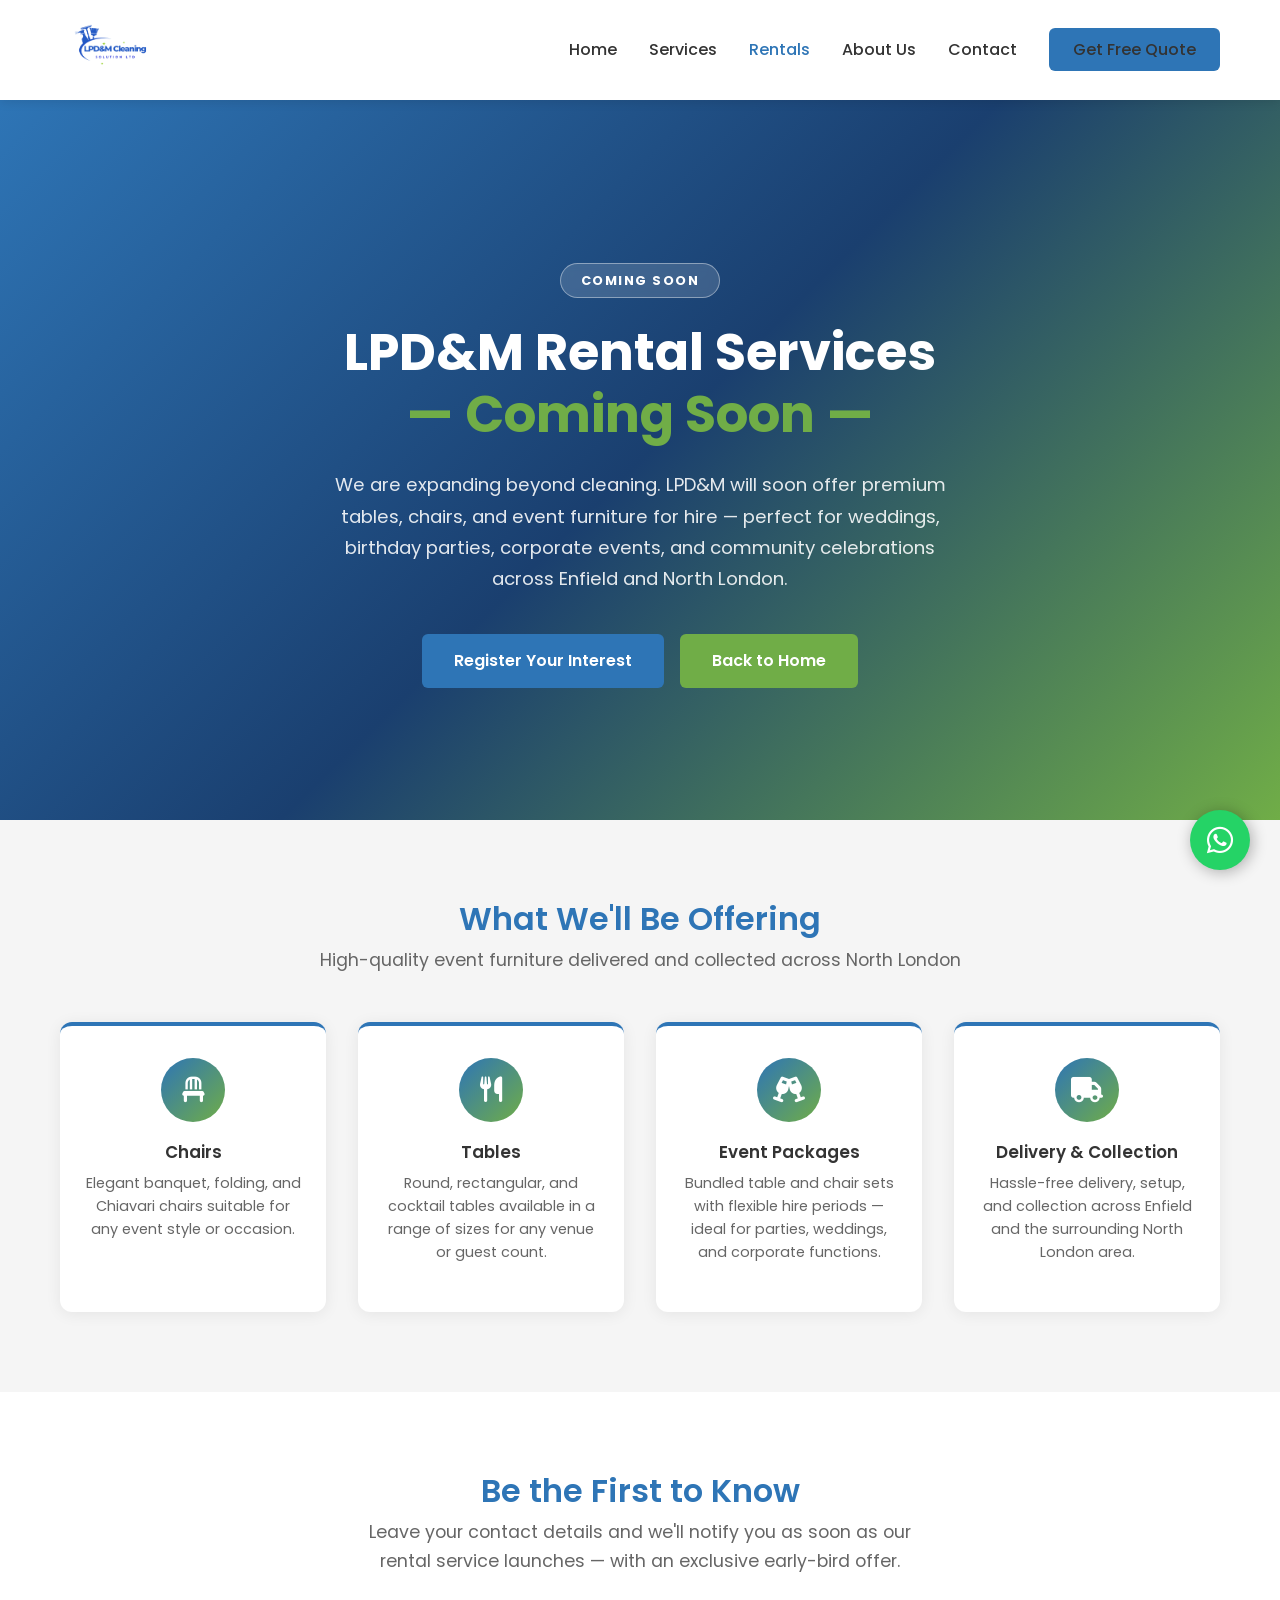
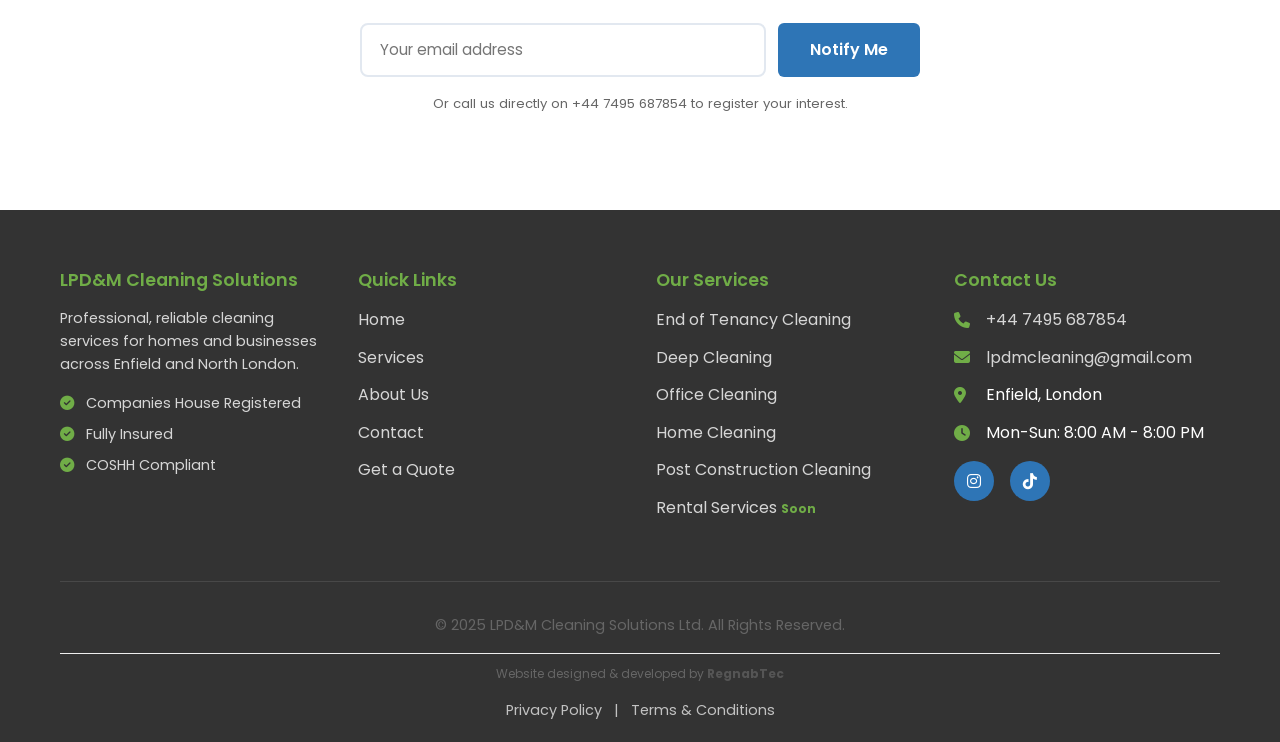
<file: rental.html>
<!DOCTYPE html>
<html lang="en">
<head>
    <meta charset="UTF-8">
    <meta name="viewport" content="width=device-width, initial-scale=1.0">
    <meta name="description" content="LPD&M Rental Services — premium tables, chairs, and event furniture for hire across Enfield and North London. Coming soon.">
    <meta name="keywords" content="event furniture hire Enfield, table chair rental London, event rental North London, LPD&M rentals">
    <title>Rental Services — Coming Soon | LPD&M Cleaning Solutions</title>
    <!-- Favicon -->
    <link rel="icon" type="image/png" href="./images/logo_new.png">

    <!-- Preconnect for faster CDN loading -->
    <link rel="preconnect" href="https://fonts.googleapis.com">
    <link rel="preconnect" href="https://fonts.gstatic.com" crossorigin>
    <link rel="preconnect" href="https://cdnjs.cloudflare.com">

    <!-- Open Graph / Social Sharing -->
    <meta property="og:type" content="website">
    <meta property="og:title" content="Rental Services — Coming Soon | LPD&M Cleaning Solutions">
    <meta property="og:description" content="Premium tables, chairs, and event furniture for hire across Enfield and North London. Launching soon.">
    <meta property="og:image" content="./images/logo_new.png">
    <meta property="og:url" content="https://lpdmcleaning.co.uk/rental.html">
    <meta property="og:site_name" content="LPD&M Cleaning Solutions">

    <link rel="stylesheet" href="styles.css">

    <!-- Font Awesome for icons -->
    <link rel="stylesheet" href="https://cdnjs.cloudflare.com/ajax/libs/font-awesome/6.4.0/css/all.min.css">

    <!-- Google Fonts -->
    <link href="https://fonts.googleapis.com/css2?family=Poppins:wght@300;400;600;700&display=swap" rel="stylesheet">

    <style>
        .rental-hero {
            min-height: 80vh;
            background: linear-gradient(135deg, var(--primary-blue) 0%, #1a3f6f 50%, var(--accent-green) 100%);
            display: flex;
            align-items: center;
            justify-content: center;
            text-align: center;
            position: relative;
            overflow: hidden;
            padding: 6rem 1.5rem 4rem;
        }

        .rental-hero::before {
            content: '';
            position: absolute;
            inset: 0;
            background: url('https://images.unsplash.com/photo-1519167758481-83f550bb49b3?w=1920&auto=format&fit=crop&q=60') center/cover no-repeat;
            opacity: 0.12;
        }

        .rental-hero__content {
            position: relative;
            z-index: 1;
            max-width: 760px;
            margin: 0 auto;
        }

        .rental-hero__badge {
            display: inline-block;
            background: rgba(255, 255, 255, 0.15);
            border: 1px solid rgba(255, 255, 255, 0.4);
            color: #fff;
            font-size: 0.8rem;
            font-weight: 700;
            letter-spacing: 0.12em;
            text-transform: uppercase;
            padding: 0.4rem 1.2rem;
            border-radius: 50px;
            margin-bottom: 1.5rem;
            backdrop-filter: blur(4px);
        }

        .rental-hero__title {
            font-size: clamp(2rem, 5vw, 3.2rem);
            font-weight: 700;
            color: #fff;
            line-height: 1.2;
            margin-bottom: 1.5rem;
        }

        .rental-hero__title span {
            color: var(--accent-green);
        }

        .rental-hero__description {
            font-size: 1.15rem;
            color: rgba(255, 255, 255, 0.88);
            line-height: 1.7;
            margin-bottom: 2.5rem;
            max-width: 620px;
            margin-left: auto;
            margin-right: auto;
        }

        .rental-hero__cta {
            display: flex;
            gap: 1rem;
            justify-content: center;
            flex-wrap: wrap;
        }

        /* What's coming section */
        .rental-preview {
            padding: 5rem 0;
            background: var(--light-grey, #f8f9fa);
        }

        .rental-preview__grid {
            display: grid;
            grid-template-columns: repeat(auto-fit, minmax(220px, 1fr));
            gap: 2rem;
            margin-top: 3rem;
        }

        .rental-item {
            background: #fff;
            border-radius: 12px;
            padding: 2rem 1.5rem;
            text-align: center;
            box-shadow: 0 2px 16px rgba(0,0,0,0.07);
            border-top: 4px solid var(--primary-blue);
            transition: transform 0.25s ease, box-shadow 0.25s ease;
        }

        .rental-item:hover {
            transform: translateY(-6px);
            box-shadow: 0 8px 28px rgba(46,117,182,0.15);
        }

        .rental-item__icon {
            width: 64px;
            height: 64px;
            border-radius: 50%;
            background: linear-gradient(135deg, var(--primary-blue), var(--accent-green));
            display: flex;
            align-items: center;
            justify-content: center;
            margin: 0 auto 1.25rem;
        }

        .rental-item__icon i {
            font-size: 1.6rem;
            color: #fff;
        }

        .rental-item h3 {
            color: var(--text-dark, #1e293b);
            font-size: 1.05rem;
            margin-bottom: 0.6rem;
        }

        .rental-item p {
            color: var(--text-light, #64748b);
            font-size: 0.9rem;
            line-height: 1.6;
        }

        /* Interest form section */
        .rental-interest {
            padding: 5rem 0;
        }

        .rental-interest__inner {
            max-width: 560px;
            margin: 0 auto;
            text-align: center;
        }

        .rental-interest__form {
            display: flex;
            gap: 0.75rem;
            margin-top: 2rem;
            flex-wrap: wrap;
        }

        .rental-interest__form input[type="email"] {
            flex: 1;
            min-width: 220px;
            padding: 0.85rem 1.1rem;
            border: 2px solid #e2e8f0;
            border-radius: 8px;
            font-family: inherit;
            font-size: 0.95rem;
            color: var(--text-dark, #1e293b);
            outline: none;
            transition: border-color 0.2s;
        }

        .rental-interest__form input[type="email"]:focus {
            border-color: var(--primary-blue);
        }

        .rental-interest__note {
            margin-top: 1rem;
            font-size: 0.82rem;
            color: var(--text-light, #64748b);
        }
    </style>
</head>
<body>

    <!-- Navigation -->
    <nav class="navbar">
        <div class="container">
            <div class="nav-wrapper">
                <div class="logo">
                    <a href="index.html">
                        <img src="./images/logo_new.png" alt="LPD&M Cleaning Solutions Logo" class="logo-img">
                    </a>
                </div>
                <ul class="nav-menu">
                    <li><a href="index.html">Home</a></li>
                    <li><a href="services.html">Services</a></li>
                    <li><a href="rental.html" class="active">Rentals</a></li>
                    <li><a href="about.html">About Us</a></li>
                    <li><a href="contact.html">Contact</a></li>
                    <li><a href="quote.html" class="btn-nav">Get Free Quote</a></li>
                </ul>
                <div class="hamburger" aria-label="Toggle navigation menu" role="button" tabindex="0">
                    <span></span>
                    <span></span>
                    <span></span>
                </div>
            </div>
        </div>
    </nav>

    <!-- Hero -->
    <section class="rental-hero">
        <div class="rental-hero__content">
            <span class="rental-hero__badge">Coming Soon</span>
            <h1 class="rental-hero__title">
                LPD&amp;M Rental Services<br>
                <span>— Coming Soon —</span>
            </h1>
            <p class="rental-hero__description">
                We are expanding beyond cleaning. LPD&amp;M will soon offer premium tables, chairs, and event furniture for hire — perfect for weddings, birthday parties, corporate events, and community celebrations across Enfield and North London.
            </p>
            <div class="rental-hero__cta">
                <a href="contact.html" class="btn btn-primary">Register Your Interest</a>
                <a href="index.html" class="btn btn-secondary">Back to Home</a>
            </div>
        </div>
    </section>

    <!-- What's Coming -->
    <section class="rental-preview">
        <div class="container">
            <div class="section-header">
                <h2>What We'll Be Offering</h2>
                <p>High-quality event furniture delivered and collected across North London</p>
            </div>
            <div class="rental-preview__grid">
                <div class="rental-item">
                    <div class="rental-item__icon">
                        <i class="fas fa-chair"></i>
                    </div>
                    <h3>Chairs</h3>
                    <p>Elegant banquet, folding, and Chiavari chairs suitable for any event style or occasion.</p>
                </div>
                <div class="rental-item">
                    <div class="rental-item__icon">
                        <i class="fas fa-utensils"></i>
                    </div>
                    <h3>Tables</h3>
                    <p>Round, rectangular, and cocktail tables available in a range of sizes for any venue or guest count.</p>
                </div>
                <div class="rental-item">
                    <div class="rental-item__icon">
                        <i class="fas fa-glass-cheers"></i>
                    </div>
                    <h3>Event Packages</h3>
                    <p>Bundled table and chair sets with flexible hire periods — ideal for parties, weddings, and corporate functions.</p>
                </div>
                <div class="rental-item">
                    <div class="rental-item__icon">
                        <i class="fas fa-truck"></i>
                    </div>
                    <h3>Delivery & Collection</h3>
                    <p>Hassle-free delivery, setup, and collection across Enfield and the surrounding North London area.</p>
                </div>
            </div>
        </div>
    </section>

    <!-- Register Interest -->
    <section class="rental-interest">
        <div class="container">
            <div class="rental-interest__inner">
                <div class="section-header">
                    <h2>Be the First to Know</h2>
                    <p>Leave your contact details and we'll notify you as soon as our rental service launches — with an exclusive early-bird offer.</p>
                </div>
                <div class="rental-interest__form">
                    <input type="email" placeholder="Your email address" aria-label="Email address">
                    <a href="contact.html?ref=rental" class="btn btn-primary">Notify Me</a>
                </div>
                <p class="rental-interest__note">Or call us directly on <a href="tel:+447495687854">+44 7495 687854</a> to register your interest.</p>
            </div>
        </div>
    </section>

    <!-- Footer -->
    <footer class="footer">
        <div class="container">
            <div class="footer-grid">
                <!-- Column 1: About -->
                <div class="footer-col">
                    <h4>LPD&M Cleaning Solutions</h4>
                    <p>Professional, reliable cleaning services for homes and businesses across Enfield and North London.</p>
                    <div class="footer-certifications">
                        <p><i class="fas fa-check-circle"></i> Companies House Registered</p>
                        <p><i class="fas fa-check-circle"></i> Fully Insured</p>
                        <p><i class="fas fa-check-circle"></i> COSHH Compliant</p>
                    </div>
                </div>

                <!-- Column 2: Quick Links -->
                <div class="footer-col">
                    <h4>Quick Links</h4>
                    <ul>
                        <li><a href="index.html">Home</a></li>
                        <li><a href="services.html">Services</a></li>
                        <li><a href="about.html">About Us</a></li>
                        <li><a href="contact.html">Contact</a></li>
                        <li><a href="quote.html">Get a Quote</a></li>
                    </ul>
                </div>

                <!-- Column 3: Services -->
                <div class="footer-col">
                    <h4>Our Services</h4>
                    <ul>
                        <li><a href="services.html#end-of-tenancy">End of Tenancy Cleaning</a></li>
                        <li><a href="services.html#deep-cleaning">Deep Cleaning</a></li>
                        <li><a href="services.html#office-cleaning">Office Cleaning</a></li>
                        <li><a href="services.html#home-cleaning">Home Cleaning</a></li>
                        <li><a href="services.html#post-construction">Post Construction Cleaning</a></li>
                        <li><a href="rental.html">Rental Services <span style="font-size:0.75em;color:var(--accent-green);font-weight:700;">Soon</span></a></li>
                    </ul>
                </div>

                <!-- Column 4: Contact -->
                <div class="footer-col">
                    <h4>Contact Us</h4>
                    <ul class="footer-contact">
                        <li>
                            <i class="fas fa-phone"></i>
                            <a href="tel:+447495687854">+44 7495 687854</a>
                        </li>
                        <li>
                            <i class="fas fa-envelope"></i>
                            <a href="mailto:lpdmcleaning@gmail.com">lpdmcleaning@gmail.com</a>
                        </li>
                        <li>
                            <i class="fas fa-map-marker-alt"></i>
                            <span>Enfield, London</span>
                        </li>
                        <li>
                            <i class="fas fa-clock"></i>
                            <span>Mon-Sun: 8:00 AM - 8:00 PM</span>
                        </li>
                    </ul>
                    <div class="social-icons">
                        <a href="https://www.instagram.com/lpdm_cleaning_services?igsh=Zngyd2xrNWZuODBm&utm_source=qr" target="_blank" rel="noopener noreferrer" aria-label="Instagram"><i class="fab fa-instagram"></i></a>
                        <a href="https://www.tiktok.com/@lpdmcleaning?_r=1&_t=ZN-948n68hawVS" target="_blank" rel="noopener noreferrer" aria-label="TikTok"><i class="fab fa-tiktok"></i></a>
                    </div>
                </div>
            </div>

            <!-- Bottom Bar -->
            <div class="footer-bottom">
                <p>&copy; 2025 LPD&M Cleaning Solutions Ltd. All Rights Reserved.</p>
                <div class="developer-credit">
                    <p>Website designed &amp; developed by <a href="https://your-portfolio-link.com" target="_blank">RegnabTec</a></p>
                </div>
                <div class="footer-links">
                    <a href="privacy.html">Privacy Policy</a>
                    <span>|</span>
                    <a href="terms.html">Terms &amp; Conditions</a>
                </div>
            </div>
        </div>
    </footer>

    <!-- WhatsApp Floating Button -->
    <a href="https://wa.me/447495687854" class="whatsapp-float" target="_blank" rel="noopener noreferrer" aria-label="Contact us on WhatsApp">
        <i class="fab fa-whatsapp"></i>
    </a>

    <script src="script.js"></script>
</body>
</html>
</file>
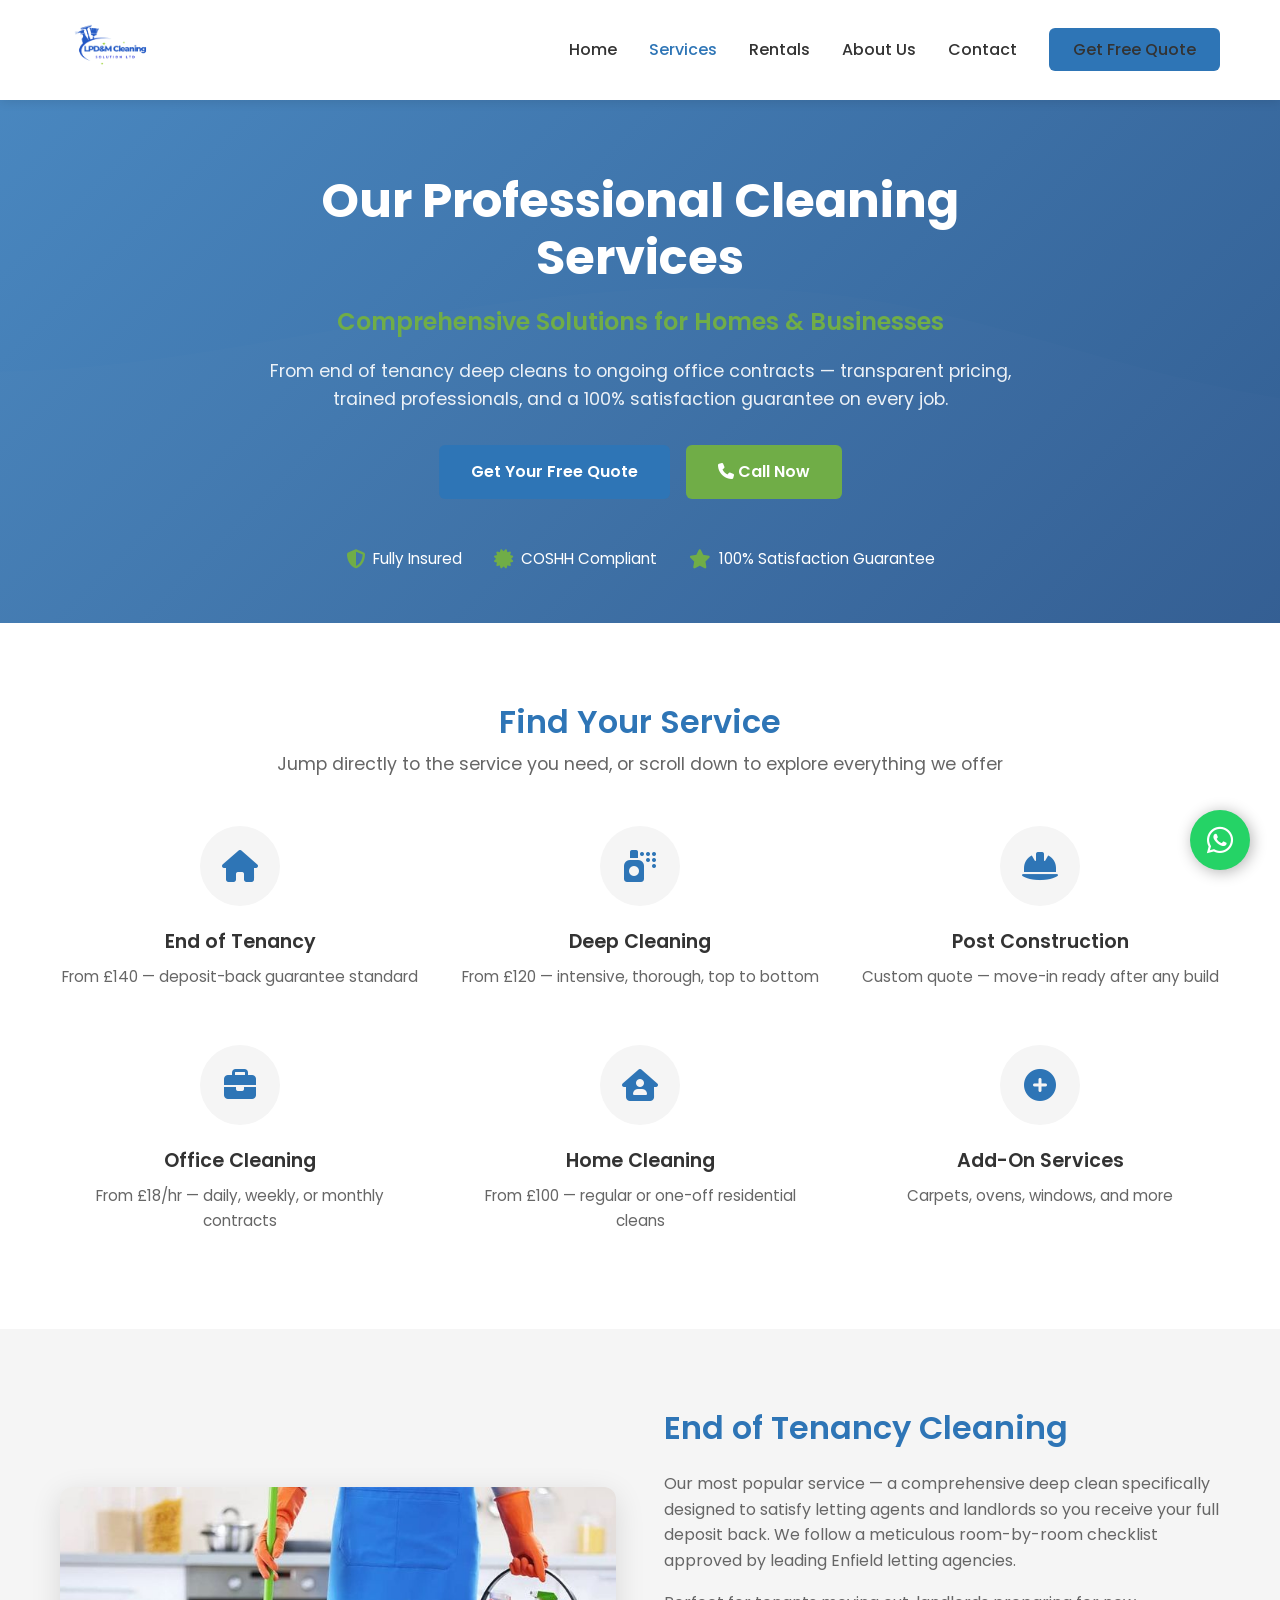
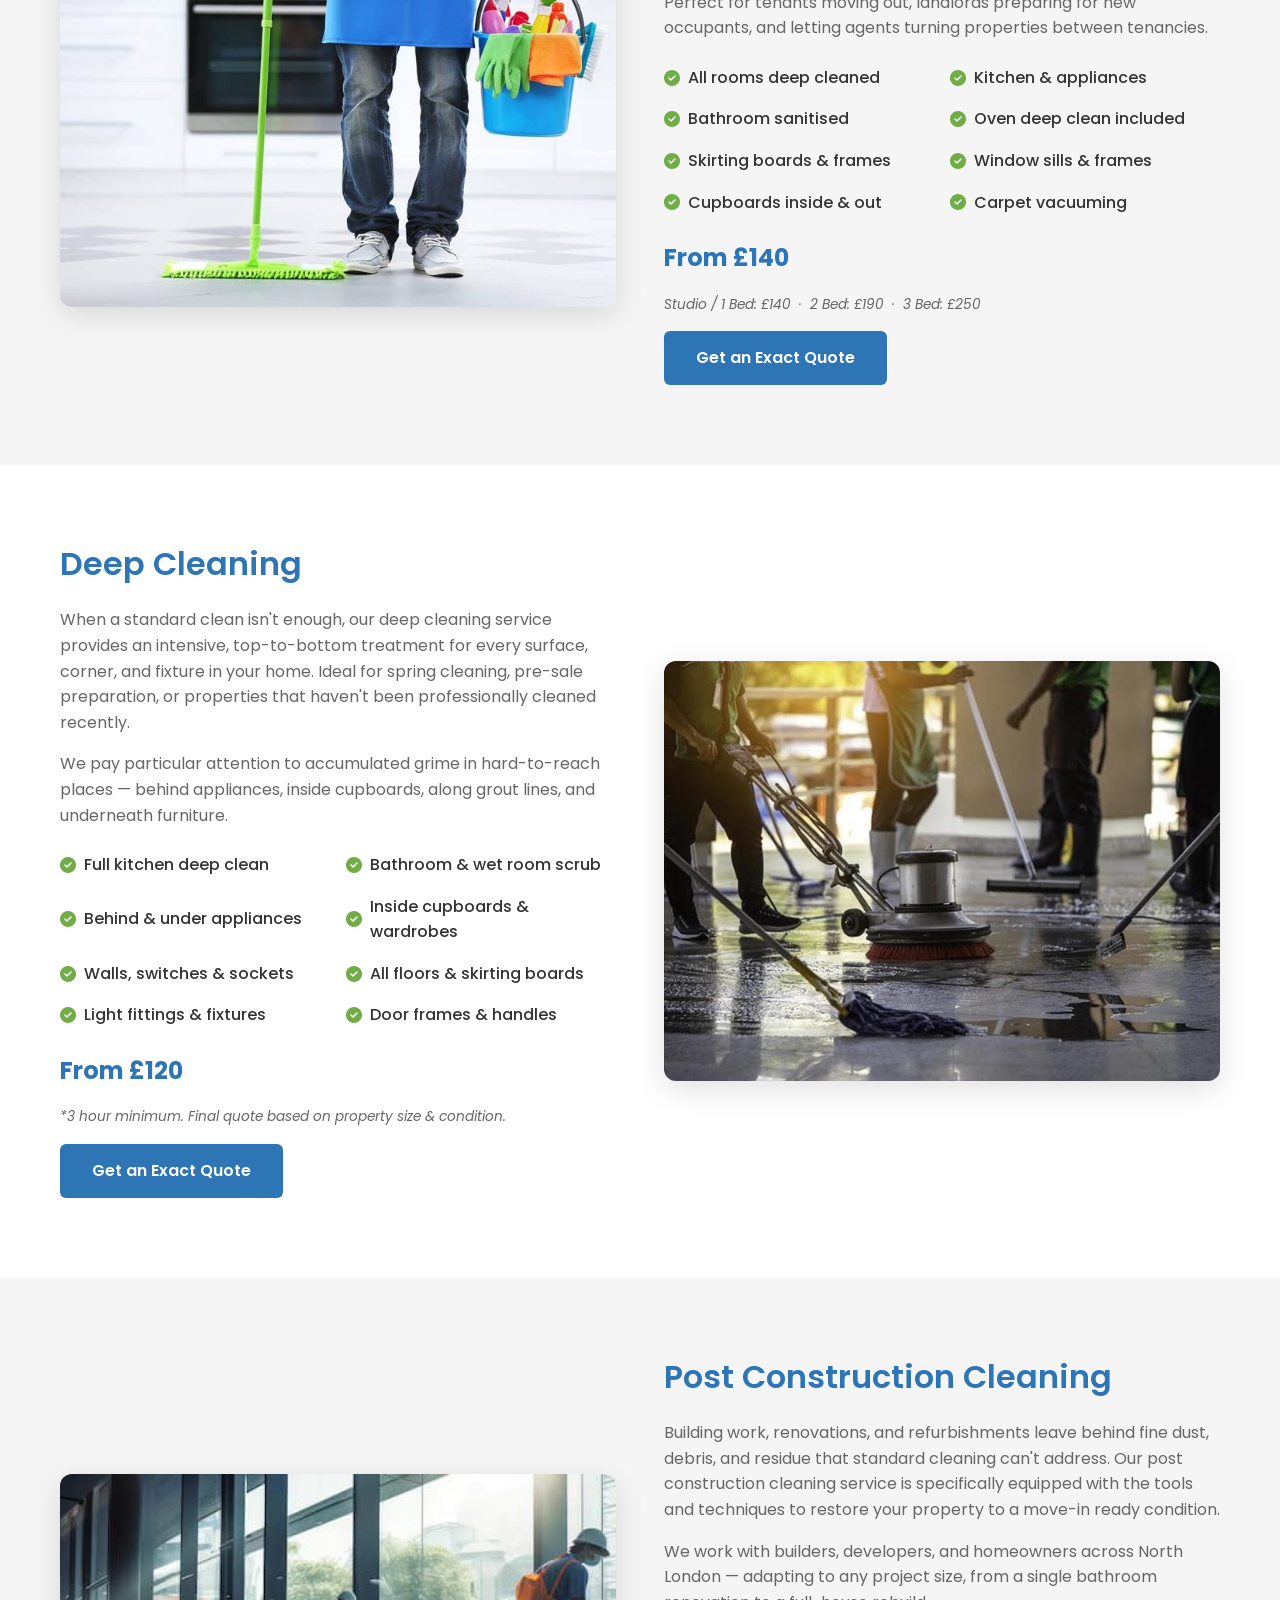
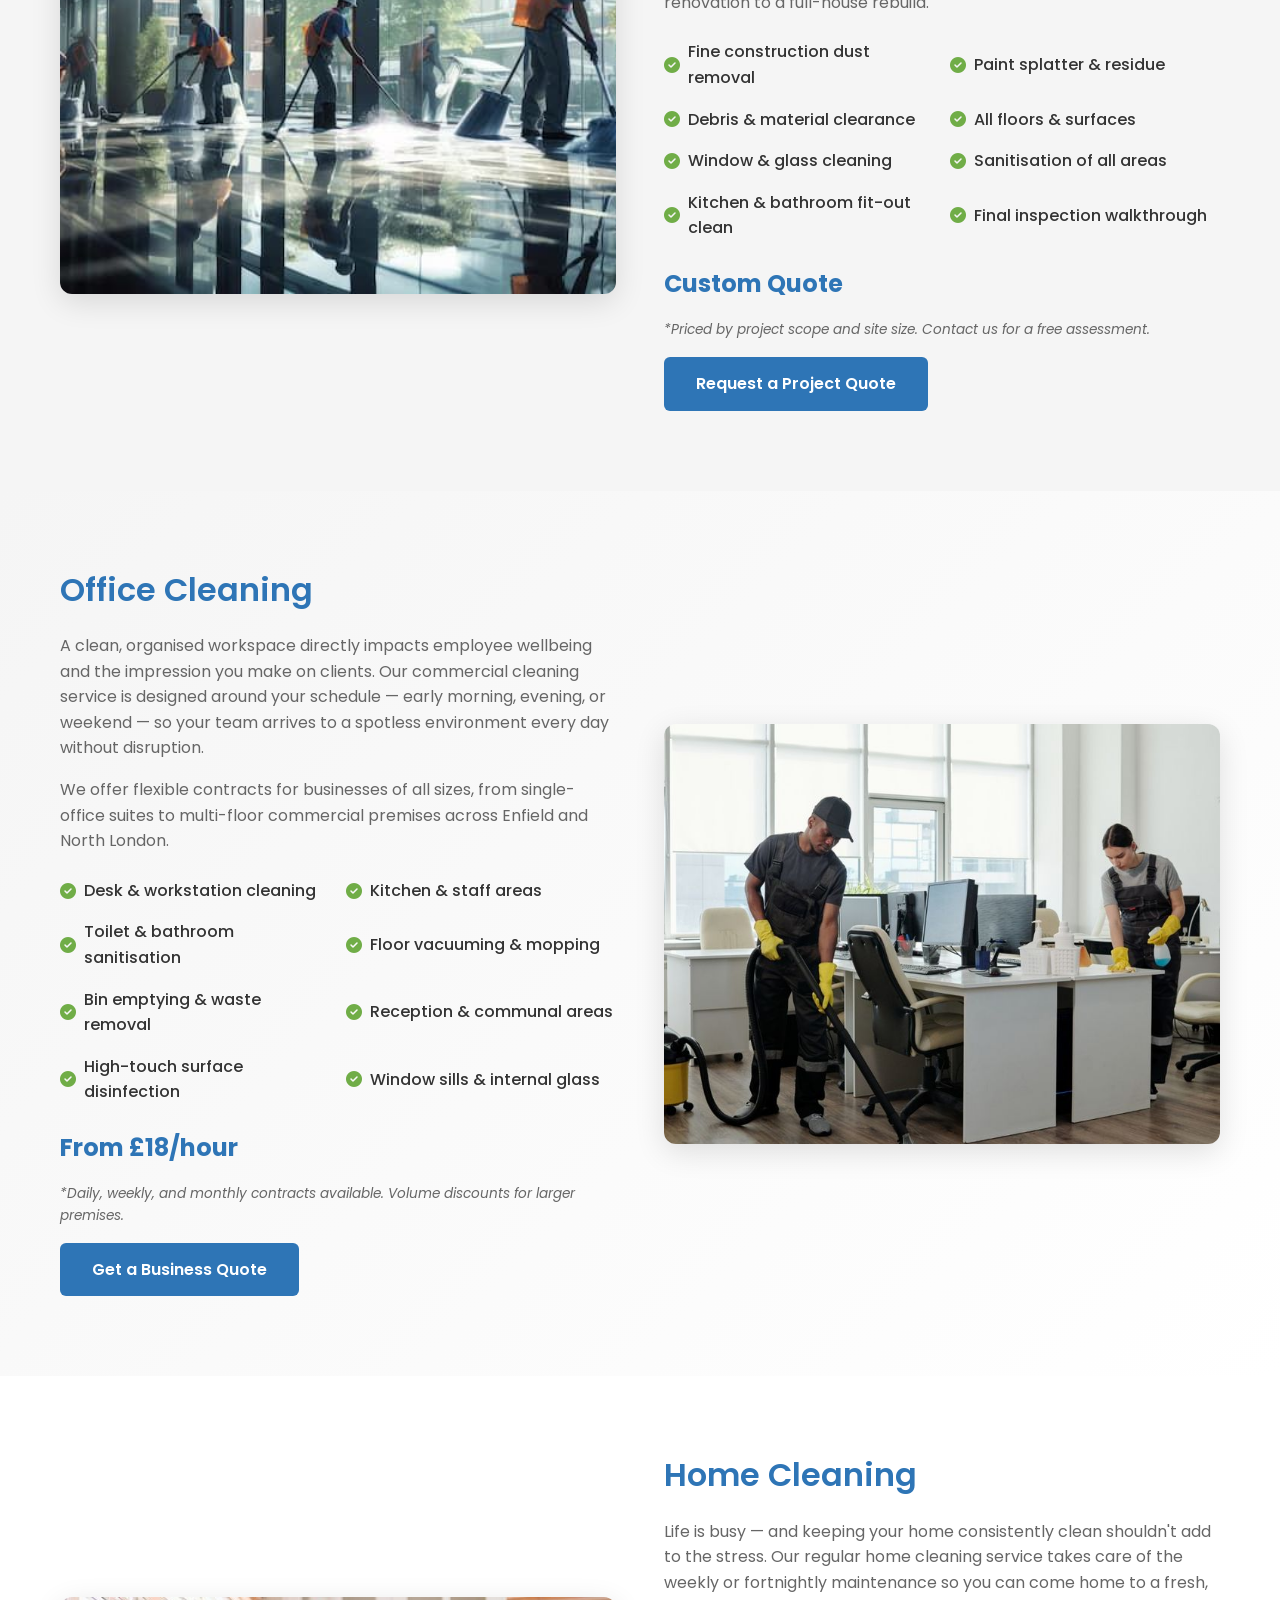
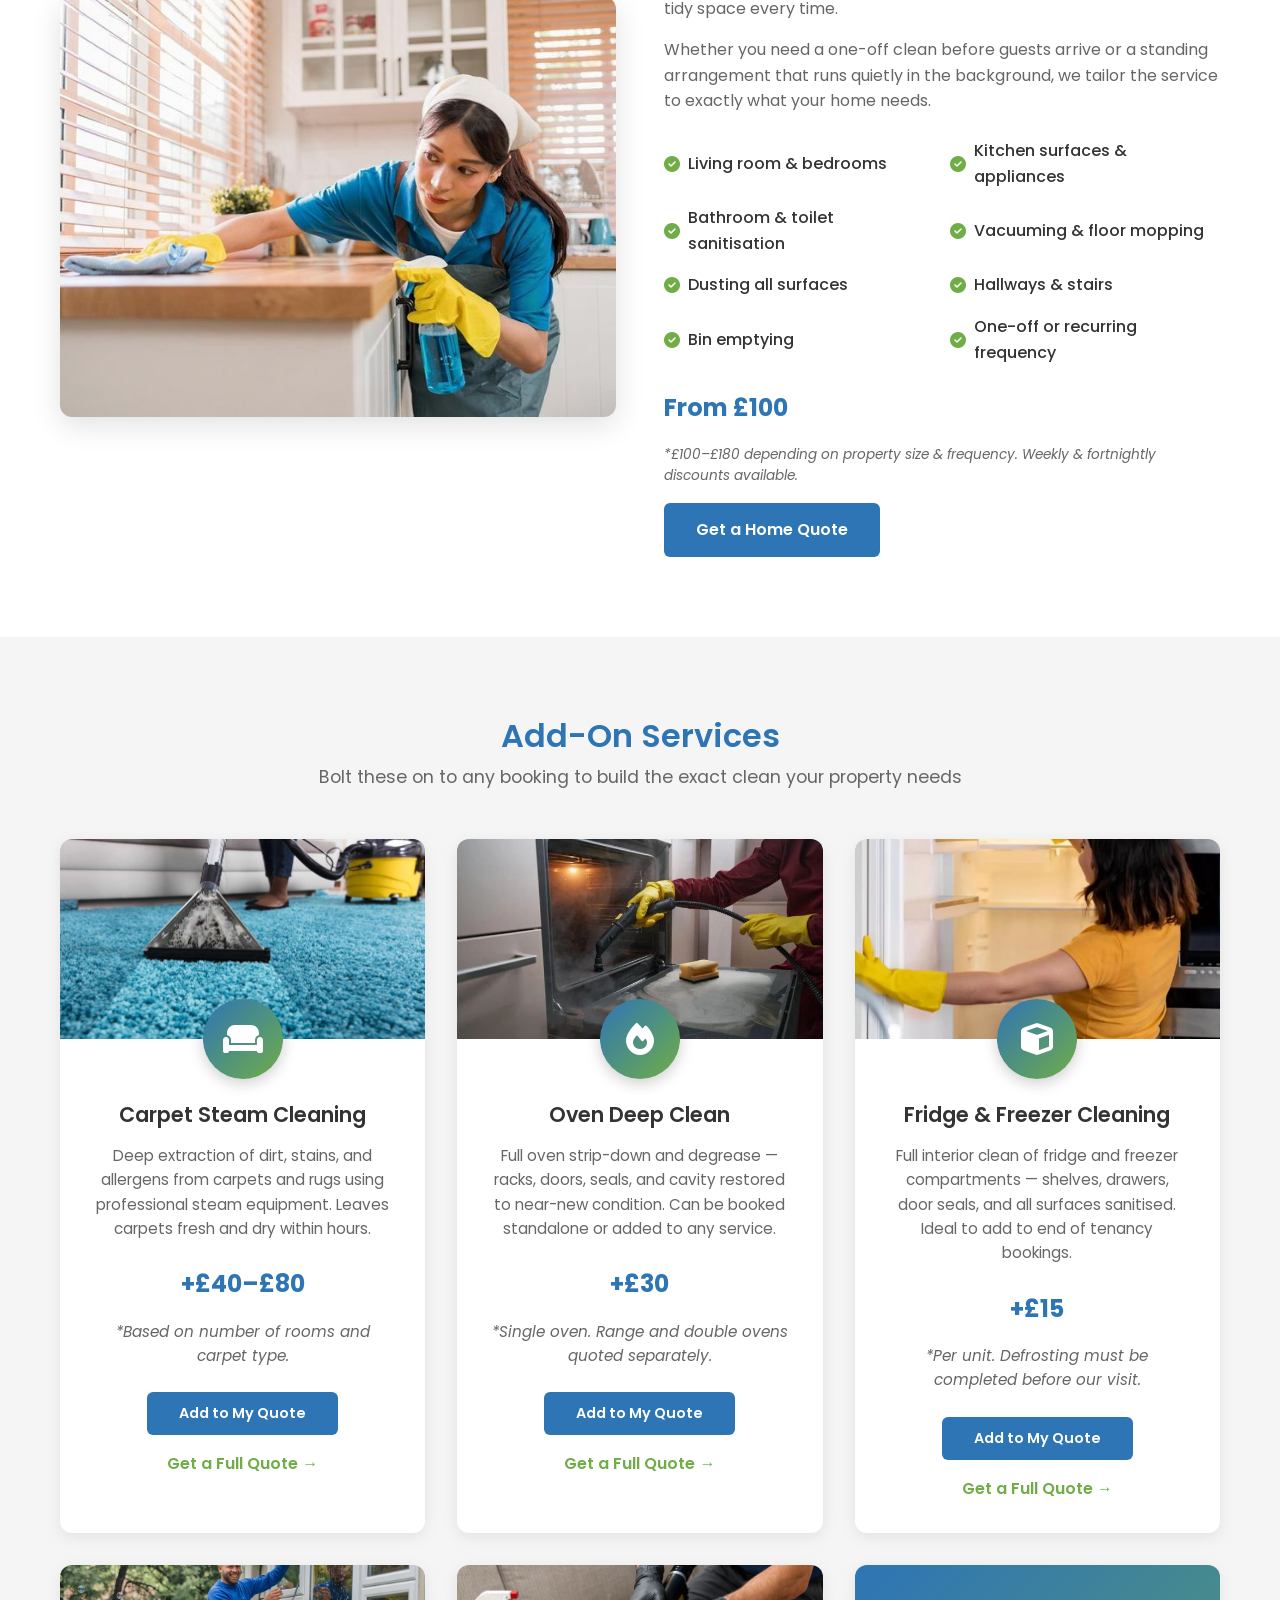
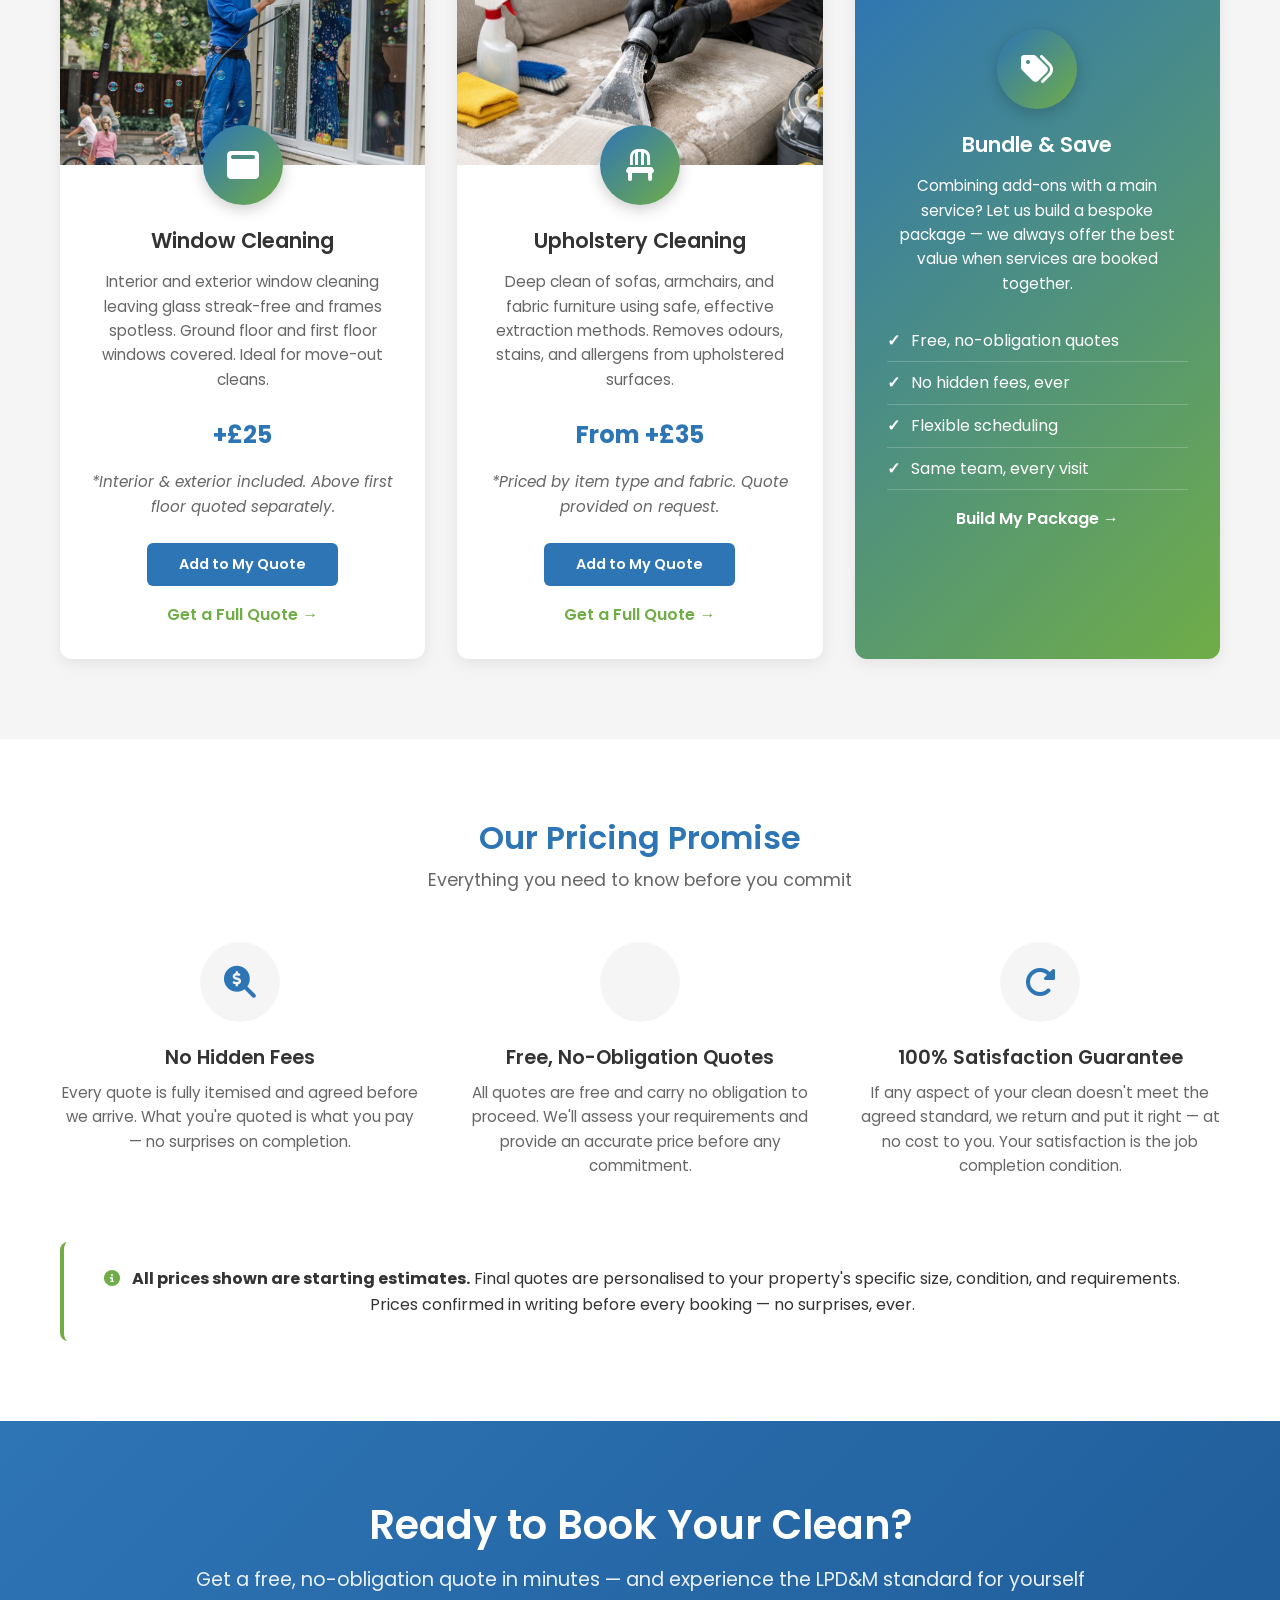
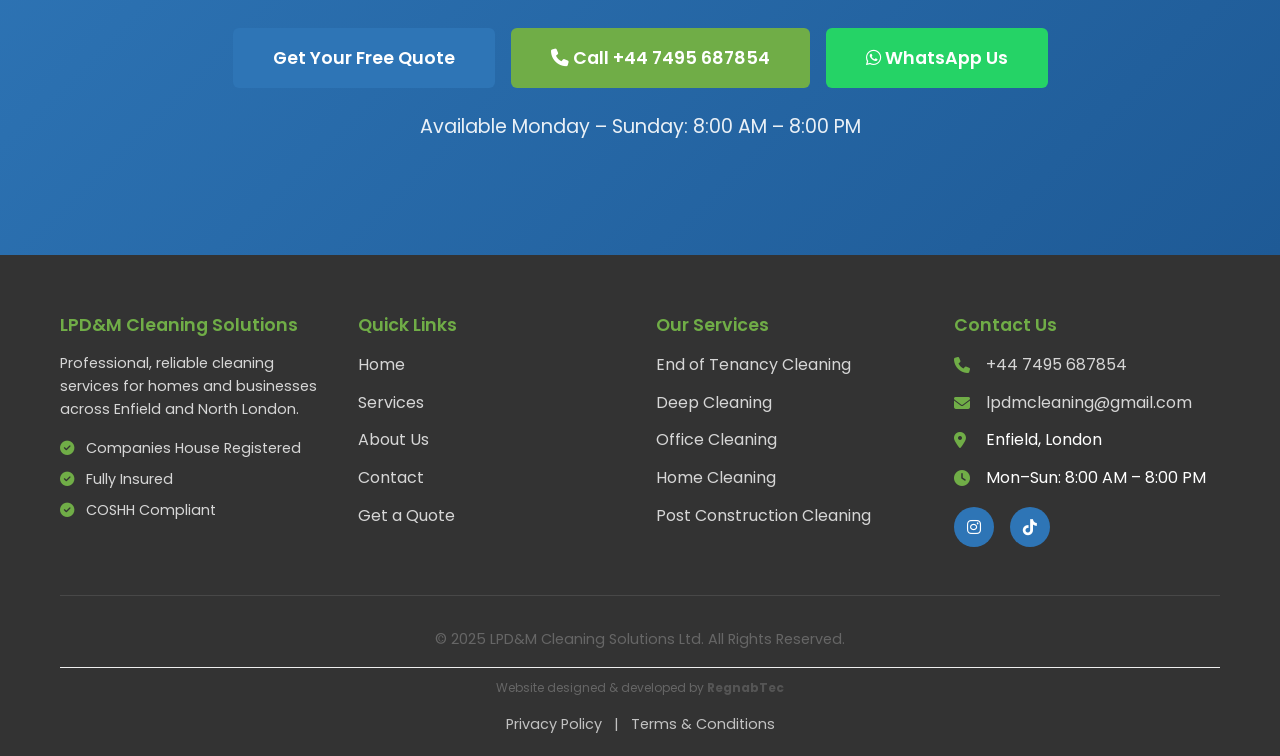
<file: services.html>
<!DOCTYPE html>
<html lang="en">
<head>
    <meta charset="UTF-8">
    <meta name="viewport" content="width=device-width, initial-scale=1.0">
    <meta name="description" content="Professional cleaning services in Enfield and North London — end of tenancy, deep cleaning, post construction, office, and home cleaning. Transparent pricing, fully insured, COSHH compliant.">
    <meta name="keywords" content="end of tenancy cleaning Enfield, deep cleaning London, office cleaning North London, post construction cleaning, home cleaning Enfield, professional cleaners">
    <title>Our Services | LPD&M Cleaning Solutions — Enfield &amp; North London</title>
    <!-- Favicon -->
    <link rel="icon" type="image/png" href="./images/logo_new.png">

    <!-- Preconnect for faster CDN loading -->
    <link rel="preconnect" href="https://fonts.googleapis.com">
    <link rel="preconnect" href="https://fonts.gstatic.com" crossorigin>
    <link rel="preconnect" href="https://cdnjs.cloudflare.com">

    <!-- Open Graph / Social Sharing -->
    <meta property="og:type" content="website">
    <meta property="og:title" content="Our Services | LPD&M Cleaning Solutions — Enfield &amp; North London">
    <meta property="og:description" content="Professional cleaning services in Enfield and North London — end of tenancy, deep cleaning, post construction, office, and home cleaning. Transparent pricing, fully insured.">
    <meta property="og:image" content="./images/logo_new.png">
    <meta property="og:url" content="https://lpdmcleaning.co.uk/services.html">
    <meta property="og:site_name" content="LPD&M Cleaning Solutions">
    <meta name="twitter:card" content="summary_large_image">
    <meta name="twitter:title" content="Our Services | LPD&M Cleaning Solutions">
    <meta name="twitter:description" content="End of tenancy, deep cleaning, office cleaning, home cleaning & more in Enfield, North London.">
    <meta name="twitter:image" content="./images/logo_new.png">

    <link rel="stylesheet" href="styles.css">

    <!-- Font Awesome for icons -->
    <link rel="stylesheet" href="https://cdnjs.cloudflare.com/ajax/libs/font-awesome/6.4.0/css/all.min.css">

    <!-- Google Fonts -->
    <link href="https://fonts.googleapis.com/css2?family=Poppins:wght@300;400;600;700&display=swap" rel="stylesheet">
</head>
<body>

    <!-- ============================================================
         NAVIGATION
         Exact structure from index.html / about.html.
         "Services" carries the active class.
         ============================================================ -->
    <nav class="navbar">
        <div class="container">
            <div class="nav-wrapper">
                <div class="logo">
                    <a href="index.html">
                        <img src="./images/logo_new.png" alt="LPD&M Cleaning Solutions Logo" class="logo-img">
                    </a>
                </div>
                <ul class="nav-menu">
                    <li><a href="index.html">Home</a></li>
                    <li><a href="services.html" class="active">Services</a></li>
                    <li><a href="rental.html">Rentals</a></li>
                    <li><a href="about.html">About Us</a></li>
                    <li><a href="contact.html">Contact</a></li>
                    <li><a href="quote.html" class="btn-nav">Get Free Quote</a></li>
                </ul>
                <div class="hamburger" aria-label="Toggle navigation menu" role="button" tabindex="0">
                    <span></span>
                    <span></span>
                    <span></span>
                </div>
            </div>
        </div>
    </nav>

    <!-- ============================================================
         PAGE HERO
         .hero base class for all visuals + reduced padding via
         inline style only (padding is a layout property, not a
         design token — overriding it inline is the zero-new-CSS
         approach consistent with what the brief permits).
         ============================================================ -->
    <section class="hero" style="padding: 72px 0 52px; background-image: linear-gradient(135deg, rgba(46,117,182,0.87) 0%, rgba(20,70,130,0.87) 100%), url('https://images.unsplash.com/photo-1581578731548-c64695cc6952?w=1920&auto=format&fit=crop&q=80'); background-size: cover; background-position: center;">
        <div class="hero-overlay"></div>
        <div class="container">
            <div class="hero-content">
                <h1 class="hero-title">Our Professional Cleaning Services</h1>
                <p class="hero-subtitle">Comprehensive Solutions for Homes &amp; Businesses</p>
                <p class="hero-description">
                    From end of tenancy deep cleans to ongoing office contracts — transparent pricing, trained professionals, and a 100% satisfaction guarantee on every job.
                </p>
                <div class="hero-buttons">
                    <a href="quote.html" class="btn btn-primary">Get Your Free Quote</a>
                    <a href="tel:+447495687854" class="btn btn-secondary">
                        <i class="fas fa-phone"></i> Call Now
                    </a>
                </div>
                <div class="hero-trust">
                    <div class="trust-item">
                        <i class="fas fa-shield-alt"></i>
                        <span>Fully Insured</span>
                    </div>
                    <div class="trust-item">
                        <i class="fas fa-certificate"></i>
                        <span>COSHH Compliant</span>
                    </div>
                    <div class="trust-item">
                        <i class="fas fa-star"></i>
                        <span>100% Satisfaction Guarantee</span>
                    </div>
                </div>
            </div>
        </div>
    </section>

    <!-- ============================================================
         SECTION 1 — SERVICE QUICK NAVIGATION
         Purpose: lets users jump directly to the service they need.
         Classes: .why-choose-us (white bg, 80px padding)
                  .features-grid (auto-fit 3-col grid)
                  .feature-item + .feature-icon (icon cards)
         No new CSS. All classes exist verbatim in styles.css.
         ============================================================ -->
    <section class="why-choose-us">
        <div class="container">
            <div class="section-header">
                <h2>Find Your Service</h2>
                <p>Jump directly to the service you need, or scroll down to explore everything we offer</p>
            </div>
            <div class="features-grid">

                <div class="feature-item">
                    <a href="#end-of-tenancy" style="text-decoration:none; color:inherit;">
                        <div class="feature-icon">
                            <i class="fas fa-home"></i>
                        </div>
                        <h3>End of Tenancy</h3>
                        <p>From £140 — deposit-back guarantee standard</p>
                    </a>
                </div>

                <div class="feature-item">
                    <a href="#deep-cleaning" style="text-decoration:none; color:inherit;">
                        <div class="feature-icon">
                            <i class="fas fa-spray-can"></i>
                        </div>
                        <h3>Deep Cleaning</h3>
                        <p>From £120 — intensive, thorough, top to bottom</p>
                    </a>
                </div>

                <div class="feature-item">
                    <a href="#post-construction" style="text-decoration:none; color:inherit;">
                        <div class="feature-icon">
                            <i class="fas fa-hard-hat"></i>
                        </div>
                        <h3>Post Construction</h3>
                        <p>Custom quote — move-in ready after any build</p>
                    </a>
                </div>

                <div class="feature-item">
                    <a href="#office-cleaning" style="text-decoration:none; color:inherit;">
                        <div class="feature-icon">
                            <i class="fas fa-briefcase"></i>
                        </div>
                        <h3>Office Cleaning</h3>
                        <p>From £18/hr — daily, weekly, or monthly contracts</p>
                    </a>
                </div>

                <div class="feature-item">
                    <a href="#home-cleaning" style="text-decoration:none; color:inherit;">
                        <div class="feature-icon">
                            <i class="fas fa-house-user"></i>
                        </div>
                        <h3>Home Cleaning</h3>
                        <p>From £100 — regular or one-off residential cleans</p>
                    </a>
                </div>

                <div class="feature-item">
                    <a href="#add-ons" style="text-decoration:none; color:inherit;">
                        <div class="feature-icon">
                            <i class="fas fa-plus-circle"></i>
                        </div>
                        <h3>Add-On Services</h3>
                        <p>Carpets, ovens, windows, and more</p>
                    </a>
                </div>

            </div>
        </div>
    </section>


    <!-- ============================================================
         SERVICE 1 — END OF TENANCY CLEANING
         id="end-of-tenancy" for anchor navigation
         Classes: .services-overview (light-grey bg, 80px padding)
                  .areas-content (1fr 1fr grid, responsive to 1-col)
                  .areas-text, .service-image, .service-price,
                  .price-note, .areas-list, .pricing-disclaimer
         Image: left column. Text: right column.
         ============================================================ -->
    <section class="services-overview" id="end-of-tenancy">
        <div class="container">
            <div class="areas-content">

                <!-- Image — left column -->
                <div class="service-image" style="height:420px; border-radius:12px; overflow:hidden; box-shadow:0 8px 30px rgba(0,0,0,0.12);">
                    <img
                        src="./images/ETC.jpg"
                        alt="Professional end of tenancy cleaning in an Enfield property"
                        loading="lazy"
                        style="width:100%; height:100%; object-fit:cover;"
                    >
                </div>

                <!-- Text — right column -->
                <div class="areas-text">
                    <div class="section-header" style="text-align:left; margin-bottom:1.5rem;">
                        <h2>End of Tenancy Cleaning</h2>
                    </div>

                    <p>
                        Our most popular service — a comprehensive deep clean specifically designed to satisfy letting agents and landlords so you receive your full deposit back. We follow a meticulous room-by-room checklist approved by leading Enfield letting agencies.
                    </p>
                    <p>
                        Perfect for tenants moving out, landlords preparing for new occupants, and letting agents turning properties between tenancies.
                    </p>

                    <!-- What's included -->
                    <ul class="areas-list" style="grid-template-columns: 1fr 1fr; margin: 1.5rem 0;">
                        <li><i class="fas fa-check-circle"></i> All rooms deep cleaned</li>
                        <li><i class="fas fa-check-circle"></i> Kitchen &amp; appliances</li>
                        <li><i class="fas fa-check-circle"></i> Bathroom sanitised</li>
                        <li><i class="fas fa-check-circle"></i> Oven deep clean included</li>
                        <li><i class="fas fa-check-circle"></i> Skirting boards &amp; frames</li>
                        <li><i class="fas fa-check-circle"></i> Window sills &amp; frames</li>
                        <li><i class="fas fa-check-circle"></i> Cupboards inside &amp; out</li>
                        <li><i class="fas fa-check-circle"></i> Carpet vacuuming</li>
                    </ul>

                    <!-- Pricing -->
                    <div class="service-price">From £140</div>
                    <p class="price-note">Studio / 1 Bed: £140 &nbsp;·&nbsp; 2 Bed: £190 &nbsp;·&nbsp; 3 Bed: £250</p>

                    <a href="quote.html" class="btn btn-primary">Get an Exact Quote</a>
                </div>

            </div>
        </div>
    </section>


    <!-- ============================================================
         SERVICE 2 — DEEP CLEANING
         id="deep-cleaning" for anchor navigation
         Classes: .why-choose-us (white bg, 80px padding)
                  .areas-content — image RIGHT via inline dir:rtl trick
                  (same technique used in about.html story sections,
                  no new CSS needed)
         ============================================================ -->
    <section class="why-choose-us" id="deep-cleaning">
        <div class="container">
            <div class="areas-content" style="direction:rtl;">

                <!-- Image — right column (rtl flips visual order) -->
                <div class="service-image" style="height:420px; border-radius:12px; overflow:hidden; box-shadow:0 8px 30px rgba(0,0,0,0.12); direction:ltr;">
                    <img
                        src="./images/DCS.jpg"
                        alt="Deep cleaning specialist working on kitchen surfaces"
                        loading="lazy"
                        style="width:100%; height:100%; object-fit:cover;"
                    >
                </div>

                <!-- Text — left column -->
                <div class="areas-text" style="direction:ltr;">
                    <div class="section-header" style="text-align:left; margin-bottom:1.5rem;">
                        <h2>Deep Cleaning</h2>
                    </div>

                    <p>
                        When a standard clean isn't enough, our deep cleaning service provides an intensive, top-to-bottom treatment for every surface, corner, and fixture in your home. Ideal for spring cleaning, pre-sale preparation, or properties that haven't been professionally cleaned recently.
                    </p>
                    <p>
                        We pay particular attention to accumulated grime in hard-to-reach places — behind appliances, inside cupboards, along grout lines, and underneath furniture.
                    </p>

                    <ul class="areas-list" style="grid-template-columns: 1fr 1fr; margin: 1.5rem 0;">
                        <li><i class="fas fa-check-circle"></i> Full kitchen deep clean</li>
                        <li><i class="fas fa-check-circle"></i> Bathroom &amp; wet room scrub</li>
                        <li><i class="fas fa-check-circle"></i> Behind &amp; under appliances</li>
                        <li><i class="fas fa-check-circle"></i> Inside cupboards &amp; wardrobes</li>
                        <li><i class="fas fa-check-circle"></i> Walls, switches &amp; sockets</li>
                        <li><i class="fas fa-check-circle"></i> All floors &amp; skirting boards</li>
                        <li><i class="fas fa-check-circle"></i> Light fittings &amp; fixtures</li>
                        <li><i class="fas fa-check-circle"></i> Door frames &amp; handles</li>
                    </ul>

                    <div class="service-price">From £120</div>
                    <p class="price-note">*3 hour minimum. Final quote based on property size &amp; condition.</p>

                    <a href="quote.html" class="btn btn-primary">Get an Exact Quote</a>
                </div>

            </div>
        </div>
    </section>


    <!-- ============================================================
         SERVICE 3 — POST CONSTRUCTION CLEANING
         id="post-construction" for anchor navigation
         Classes: .services-overview (light-grey bg)
                  .areas-content — image LEFT (default column order)
         ============================================================ -->
    <section class="services-overview" id="post-construction">
        <div class="container">
            <div class="areas-content">

                <!-- Image — left column -->
                <div class="service-image" style="height:420px; border-radius:12px; overflow:hidden; box-shadow:0 8px 30px rgba(0,0,0,0.12);">
                    <img
                        src="./images/PCS.jpg"
                        alt="Post construction clean — dust removal after renovation in North London"
                        loading="lazy"
                        style="width:100%; height:100%; object-fit:cover;"
                    >
                </div>

                <!-- Text — right column -->
                <div class="areas-text">
                    <div class="section-header" style="text-align:left; margin-bottom:1.5rem;">
                        <h2>Post Construction Cleaning</h2>
                    </div>

                    <p>
                        Building work, renovations, and refurbishments leave behind fine dust, debris, and residue that standard cleaning can't address. Our post construction cleaning service is specifically equipped with the tools and techniques to restore your property to a move-in ready condition.
                    </p>
                    <p>
                        We work with builders, developers, and homeowners across North London — adapting to any project size, from a single bathroom renovation to a full-house rebuild.
                    </p>

                    <ul class="areas-list" style="grid-template-columns: 1fr 1fr; margin: 1.5rem 0;">
                        <li><i class="fas fa-check-circle"></i> Fine construction dust removal</li>
                        <li><i class="fas fa-check-circle"></i> Paint splatter &amp; residue</li>
                        <li><i class="fas fa-check-circle"></i> Debris &amp; material clearance</li>
                        <li><i class="fas fa-check-circle"></i> All floors &amp; surfaces</li>
                        <li><i class="fas fa-check-circle"></i> Window &amp; glass cleaning</li>
                        <li><i class="fas fa-check-circle"></i> Sanitisation of all areas</li>
                        <li><i class="fas fa-check-circle"></i> Kitchen &amp; bathroom fit-out clean</li>
                        <li><i class="fas fa-check-circle"></i> Final inspection walkthrough</li>
                    </ul>

                    <div class="service-price">Custom Quote</div>
                    <p class="price-note">*Priced by project scope and site size. Contact us for a free assessment.</p>

                    <a href="quote.html" class="btn btn-primary">Request a Project Quote</a>
                </div>

            </div>
        </div>
    </section>


    <!-- ============================================================
         SERVICE 4 — OFFICE CLEANING
         id="office-cleaning" for anchor navigation
         Classes: .service-areas (grey→white gradient, 80px padding)
                  .areas-content — image RIGHT via inline dir:rtl
         ============================================================ -->
    <section class="service-areas" id="office-cleaning">
        <div class="container">
            <div class="areas-content" style="direction:rtl;">

                <!-- Image — right column -->
                <div class="service-image" style="height:420px; border-radius:12px; overflow:hidden; box-shadow:0 8px 30px rgba(0,0,0,0.12); direction:ltr;">
                    <img
                        src="./images/OCS.jpg"
                        alt="Professional office cleaning service in a North London commercial space"
                        loading="lazy"
                        style="width:100%; height:100%; object-fit:cover;"
                    >
                </div>

                <!-- Text — left column -->
                <div class="areas-text" style="direction:ltr;">
                    <div class="section-header" style="text-align:left; margin-bottom:1.5rem;">
                        <h2>Office Cleaning</h2>
                    </div>

                    <p>
                        A clean, organised workspace directly impacts employee wellbeing and the impression you make on clients. Our commercial cleaning service is designed around your schedule — early morning, evening, or weekend — so your team arrives to a spotless environment every day without disruption.
                    </p>
                    <p>
                        We offer flexible contracts for businesses of all sizes, from single-office suites to multi-floor commercial premises across Enfield and North London.
                    </p>

                    <ul class="areas-list" style="grid-template-columns: 1fr 1fr; margin: 1.5rem 0;">
                        <li><i class="fas fa-check-circle"></i> Desk &amp; workstation cleaning</li>
                        <li><i class="fas fa-check-circle"></i> Kitchen &amp; staff areas</li>
                        <li><i class="fas fa-check-circle"></i> Toilet &amp; bathroom sanitisation</li>
                        <li><i class="fas fa-check-circle"></i> Floor vacuuming &amp; mopping</li>
                        <li><i class="fas fa-check-circle"></i> Bin emptying &amp; waste removal</li>
                        <li><i class="fas fa-check-circle"></i> Reception &amp; communal areas</li>
                        <li><i class="fas fa-check-circle"></i> High-touch surface disinfection</li>
                        <li><i class="fas fa-check-circle"></i> Window sills &amp; internal glass</li>
                    </ul>

                    <div class="service-price">From £18/hour</div>
                    <p class="price-note">*Daily, weekly, and monthly contracts available. Volume discounts for larger premises.</p>

                    <a href="quote.html" class="btn btn-primary">Get a Business Quote</a>
                </div>

            </div>
        </div>
    </section>


    <!-- ============================================================
         SERVICE 5 — HOME CLEANING
         id="home-cleaning" for anchor navigation
         Classes: .why-choose-us (white bg, 80px padding)
                  .areas-content — image LEFT (default column order)
         ============================================================ -->
    <section class="why-choose-us" id="home-cleaning">
        <div class="container">
            <div class="areas-content">

                <!-- Image — left column -->
                <div class="service-image" style="height:420px; border-radius:12px; overflow:hidden; box-shadow:0 8px 30px rgba(0,0,0,0.12);">
                    <img
                        src="./images/HCS.jpg"
                        alt="LPD&M cleaner maintaining a family home in Enfield"
                        loading="lazy"
                        style="width:100%; height:100%; object-fit:cover;"
                    >
                </div>

                <!-- Text — right column -->
                <div class="areas-text">
                    <div class="section-header" style="text-align:left; margin-bottom:1.5rem;">
                        <h2>Home Cleaning</h2>
                    </div>

                    <p>
                        Life is busy — and keeping your home consistently clean shouldn't add to the stress. Our regular home cleaning service takes care of the weekly or fortnightly maintenance so you can come home to a fresh, tidy space every time.
                    </p>
                    <p>
                        Whether you need a one-off clean before guests arrive or a standing arrangement that runs quietly in the background, we tailor the service to exactly what your home needs.
                    </p>

                    <ul class="areas-list" style="grid-template-columns: 1fr 1fr; margin: 1.5rem 0;">
                        <li><i class="fas fa-check-circle"></i> Living room &amp; bedrooms</li>
                        <li><i class="fas fa-check-circle"></i> Kitchen surfaces &amp; appliances</li>
                        <li><i class="fas fa-check-circle"></i> Bathroom &amp; toilet sanitisation</li>
                        <li><i class="fas fa-check-circle"></i> Vacuuming &amp; floor mopping</li>
                        <li><i class="fas fa-check-circle"></i> Dusting all surfaces</li>
                        <li><i class="fas fa-check-circle"></i> Hallways &amp; stairs</li>
                        <li><i class="fas fa-check-circle"></i> Bin emptying</li>
                        <li><i class="fas fa-check-circle"></i> One-off or recurring frequency</li>
                    </ul>

                    <div class="service-price">From £100</div>
                    <p class="price-note">*£100–£180 depending on property size &amp; frequency. Weekly &amp; fortnightly discounts available.</p>

                    <a href="quote.html" class="btn btn-primary">Get a Home Quote</a>
                </div>

            </div>
        </div>
    </section>


    <!-- ============================================================
         SERVICE 6 — ADD-ON SERVICES
         id="add-ons" for anchor navigation
         Classes: .services-overview (light-grey bg, 80px padding)
                  .services-grid (auto-fit card grid)
                  .service-card + .service-card-accent for the CTA card
                  .service-icon, .service-price, .price-note
         No image on this section — card grid is the native layout.
         ============================================================ -->
    <section class="services-overview" id="add-ons">
        <div class="container">
            <div class="section-header">
                <h2>Add-On Services</h2>
                <p>Bolt these on to any booking to build the exact clean your property needs</p>
            </div>

            <div class="services-grid">

                <!-- Add-On 1: Carpet Steam Cleaning -->
                <div class="service-card">
                    <div class="service-image">
                        <img
                            src="./images/CC.jpg"
                            alt="Professional carpet steam cleaning"
                            loading="lazy"
                        >
                    </div>
                    <div class="service-icon">
                        <i class="fas fa-couch"></i>
                    </div>
                    <h3>Carpet Steam Cleaning</h3>
                    <p>Deep extraction of dirt, stains, and allergens from carpets and rugs using professional steam equipment. Leaves carpets fresh and dry within hours.</p>
                    <div class="service-price">+£40–£80</div>
                    <p class="price-note">*Based on number of rooms and carpet type.</p>
                    <a href="quote.html" class="btn btn-primary btn-small">Add to My Quote</a>
                    <a href="quote.html" class="service-link">Get a Full Quote →</a>
                </div>

                <!-- Add-On 2: Oven Deep Clean -->
                <div class="service-card">
                    <div class="service-image">
                        <img
                            src="./images/OVC.jpg"
                            alt="Professional oven deep cleaning service"
                            loading="lazy"
                        >
                    </div>
                    <div class="service-icon">
                        <i class="fas fa-fire"></i>
                    </div>
                    <h3>Oven Deep Clean</h3>
                    <p>Full oven strip-down and degrease — racks, doors, seals, and cavity restored to near-new condition. Can be booked standalone or added to any service.</p>
                    <div class="service-price">+£30</div>
                    <p class="price-note">*Single oven. Range and double ovens quoted separately.</p>
                    <a href="quote.html" class="btn btn-primary btn-small">Add to My Quote</a>
                    <a href="quote.html" class="service-link">Get a Full Quote →</a>
                </div>

                <!-- Add-On 3: Fridge / Freezer -->
                <div class="service-card">
                    <div class="service-image">
                        <img
                            src="./images/FC.jpg"
                            alt="Inside fridge and freezer cleaning service"
                            loading="lazy"
                        >
                    </div>
                    <div class="service-icon">
                        <i class="fas fa-cube"></i>
                    </div>
                    <h3>Fridge &amp; Freezer Cleaning</h3>
                    <p>Full interior clean of fridge and freezer compartments — shelves, drawers, door seals, and all surfaces sanitised. Ideal to add to end of tenancy bookings.</p>
                    <div class="service-price">+£15</div>
                    <p class="price-note">*Per unit. Defrosting must be completed before our visit.</p>
                    <a href="quote.html" class="btn btn-primary btn-small">Add to My Quote</a>
                    <a href="quote.html" class="service-link">Get a Full Quote →</a>
                </div>

                <!-- Add-On 4: Window Cleaning -->
                <div class="service-card">
                    <div class="service-image">
                        <img
                            src="./images/WC.jpg"
                            alt="Interior and exterior window cleaning service"
                            loading="lazy"
                        >
                    </div>
                    <div class="service-icon">
                        <i class="fas fa-window-maximize"></i>
                    </div>
                    <h3>Window Cleaning</h3>
                    <p>Interior and exterior window cleaning leaving glass streak-free and frames spotless. Ground floor and first floor windows covered. Ideal for move-out cleans.</p>
                    <div class="service-price">+£25</div>
                    <p class="price-note">*Interior &amp; exterior included. Above first floor quoted separately.</p>
                    <a href="quote.html" class="btn btn-primary btn-small">Add to My Quote</a>
                    <a href="quote.html" class="service-link">Get a Full Quote →</a>
                </div>

                <!-- Add-On 5: Upholstery Cleaning -->
                <div class="service-card">
                    <div class="service-image">
                        <img
                            src="./images/SC.jpg"
                            alt="Sofa and upholstery cleaning service"
                            loading="lazy"
                        >
                    </div>
                    <div class="service-icon">
                        <i class="fas fa-chair"></i>
                    </div>
                    <h3>Upholstery Cleaning</h3>
                    <p>Deep clean of sofas, armchairs, and fabric furniture using safe, effective extraction methods. Removes odours, stains, and allergens from upholstered surfaces.</p>
                    <div class="service-price">From +£35</div>
                    <p class="price-note">*Priced by item type and fabric. Quote provided on request.</p>
                    <a href="quote.html" class="btn btn-primary btn-small">Add to My Quote</a>
                    <a href="quote.html" class="service-link">Get a Full Quote →</a>
                </div>

                <!-- CTA Accent Card -->
                <div class="service-card service-card-accent">
                    <div class="service-icon" style="margin-top:2rem;">
                        <i class="fas fa-tags"></i>
                    </div>
                    <h3>Bundle &amp; Save</h3>
                    <p>Combining add-ons with a main service? Let us build a bespoke package — we always offer the best value when services are booked together.</p>
                    <ul class="addon-list">
                        <li>Free, no-obligation quotes</li>
                        <li>No hidden fees, ever</li>
                        <li>Flexible scheduling</li>
                        <li>Same team, every visit</li>
                    </ul>
                    <a href="quote.html" class="service-link">Build My Package →</a>
                </div>

            </div>
        </div>
    </section>


    <!-- ============================================================
         PRICING TRANSPARENCY DISCLAIMER
         Classes: .why-choose-us (white bg, 80px padding)
                  .pricing-disclaimer (accent-left-border card)
         ============================================================ -->
    <section class="why-choose-us">
        <div class="container">
            <div class="section-header">
                <h2>Our Pricing Promise</h2>
                <p>Everything you need to know before you commit</p>
            </div>
            <div class="features-grid">

                <div class="feature-item">
                    <div class="feature-icon">
                        <i class="fas fa-search-dollar"></i>
                    </div>
                    <h3>No Hidden Fees</h3>
                    <p>Every quote is fully itemised and agreed before we arrive. What you're quoted is what you pay — no surprises on completion.</p>
                </div>

                <div class="feature-item">
                    <div class="feature-icon">
                        <i class="fas fa-file-invoice-pound"></i>
                    </div>
                    <h3>Free, No-Obligation Quotes</h3>
                    <p>All quotes are free and carry no obligation to proceed. We'll assess your requirements and provide an accurate price before any commitment.</p>
                </div>

                <div class="feature-item">
                    <div class="feature-icon">
                        <i class="fas fa-redo-alt"></i>
                    </div>
                    <h3>100% Satisfaction Guarantee</h3>
                    <p>If any aspect of your clean doesn't meet the agreed standard, we return and put it right — at no cost to you. Your satisfaction is the job completion condition.</p>
                </div>

            </div>

            <div class="pricing-disclaimer">
                <p>
                    <i class="fas fa-info-circle"></i>
                    <strong>All prices shown are starting estimates.</strong>
                    Final quotes are personalised to your property's specific size, condition, and requirements. Prices confirmed in writing before every booking — no surprises, ever.
                </p>
            </div>
        </div>
    </section>


    <!-- ============================================================
         FINAL CTA
         Exact .final-cta reuse from index.html and about.html.
         Buttons: quote.html (primary), tel: (secondary), WhatsApp.
         ============================================================ -->
    <section class="final-cta">
        <div class="container">
            <div class="cta-content">
                <h2>Ready to Book Your Clean?</h2>
                <p>Get a free, no-obligation quote in minutes — and experience the LPD&amp;M standard for yourself</p>
                <div class="cta-buttons">
                    <a href="quote.html" class="btn btn-primary btn-large">Get Your Free Quote</a>
                    <a href="tel:+447495687854" class="btn btn-secondary btn-large">
                        <i class="fas fa-phone"></i> Call +44 7495 687854
                    </a>
                    <a href="https://wa.me/447495687854" class="btn btn-whatsapp btn-large" target="_blank" rel="noopener noreferrer">
                        <i class="fab fa-whatsapp"></i> WhatsApp Us
                    </a>
                </div>
                <p class="cta-hours">Available Monday – Sunday: 8:00 AM – 8:00 PM</p>
            </div>
        </div>
    </section>


    <!-- ============================================================
         FOOTER — Exact replica from index.html / about.html
         ============================================================ -->
    <footer class="footer">
        <div class="container">
            <div class="footer-grid">

                <!-- Column 1: About -->
                <div class="footer-col">
                    <h4>LPD&amp;M Cleaning Solutions</h4>
                    <p>Professional, reliable cleaning services for homes and businesses across Enfield and North London.</p>
                    <div class="footer-certifications">
                        <p><i class="fas fa-check-circle"></i> Companies House Registered</p>
                        <p><i class="fas fa-check-circle"></i> Fully Insured</p>
                        <p><i class="fas fa-check-circle"></i> COSHH Compliant</p>
                    </div>
                </div>

                <!-- Column 2: Quick Links -->
                <div class="footer-col">
                    <h4>Quick Links</h4>
                    <ul>
                        <li><a href="index.html">Home</a></li>
                        <li><a href="services.html">Services</a></li>
                        <li><a href="about.html">About Us</a></li>
                        <li><a href="contact.html">Contact</a></li>
                        <li><a href="quote.html">Get a Quote</a></li>
                    </ul>
                </div>

                <!-- Column 3: Services -->
                <div class="footer-col">
                    <h4>Our Services</h4>
                    <ul>
                        <li><a href="services.html#end-of-tenancy">End of Tenancy Cleaning</a></li>
                        <li><a href="services.html#deep-cleaning">Deep Cleaning</a></li>
                        <li><a href="services.html#office-cleaning">Office Cleaning</a></li>
                        <li><a href="services.html#home-cleaning">Home Cleaning</a></li>
                        <li><a href="services.html#post-construction">Post Construction Cleaning</a></li>
                    </ul>
                </div>

                <!-- Column 4: Contact -->
                <div class="footer-col">
                    <h4>Contact Us</h4>
                    <ul class="footer-contact">
                        <li>
                            <i class="fas fa-phone"></i>
                            <a href="tel:+447495687854">+44 7495 687854</a>
                        </li>
                        <li>
                            <i class="fas fa-envelope"></i>
                            <a href="mailto:lpdmcleaning@gmail.com">lpdmcleaning@gmail.com</a>
                        </li>
                        <li>
                            <i class="fas fa-map-marker-alt"></i>
                            <span>Enfield, London</span>
                        </li>
                        <li>
                            <i class="fas fa-clock"></i>
                            <span>Mon–Sun: 8:00 AM – 8:00 PM</span>
                        </li>
                    </ul>
                    <div class="social-icons">
                        <a href="https://www.instagram.com/lpdm_cleaning_services?igsh=Zngyd2xrNWZuODBm&utm_source=qr" target="_blank" rel="noopener noreferrer" aria-label="Instagram"><i class="fab fa-instagram"></i></a>
                        <a href="https://www.tiktok.com/@lpdmcleaning?_r=1&_t=ZN-948n68hawVS" target="_blank" rel="noopener noreferrer" aria-label="TikTok"><i class="fab fa-tiktok"></i></a>
                    </div>
                </div>

            </div>

            <!-- Bottom Bar -->
            <div class="footer-bottom">
                <p>&copy; 2025 LPD&amp;M Cleaning Solutions Ltd. All Rights Reserved.</p>
                  <div class="developer-credit">
    <p>Website designed & developed by <a href="https://your-portfolio-link.com" target="_blank">RegnabTec</a></p>
</div>
                <div class="footer-links">
                    <a href="privacy.html">Privacy Policy</a>
                    <span>|</span>
                    <a href="terms.html">Terms &amp; Conditions</a>
                </div>
            </div>
        </div>
    </footer>

    <!-- WhatsApp Floating Button -->
    <a href="https://wa.me/447495687854" class="whatsapp-float" target="_blank" rel="noopener noreferrer" aria-label="Contact us on WhatsApp">
        <i class="fab fa-whatsapp"></i>
    </a>

    <script src="script.js"></script>
</body>
</html>
</file>
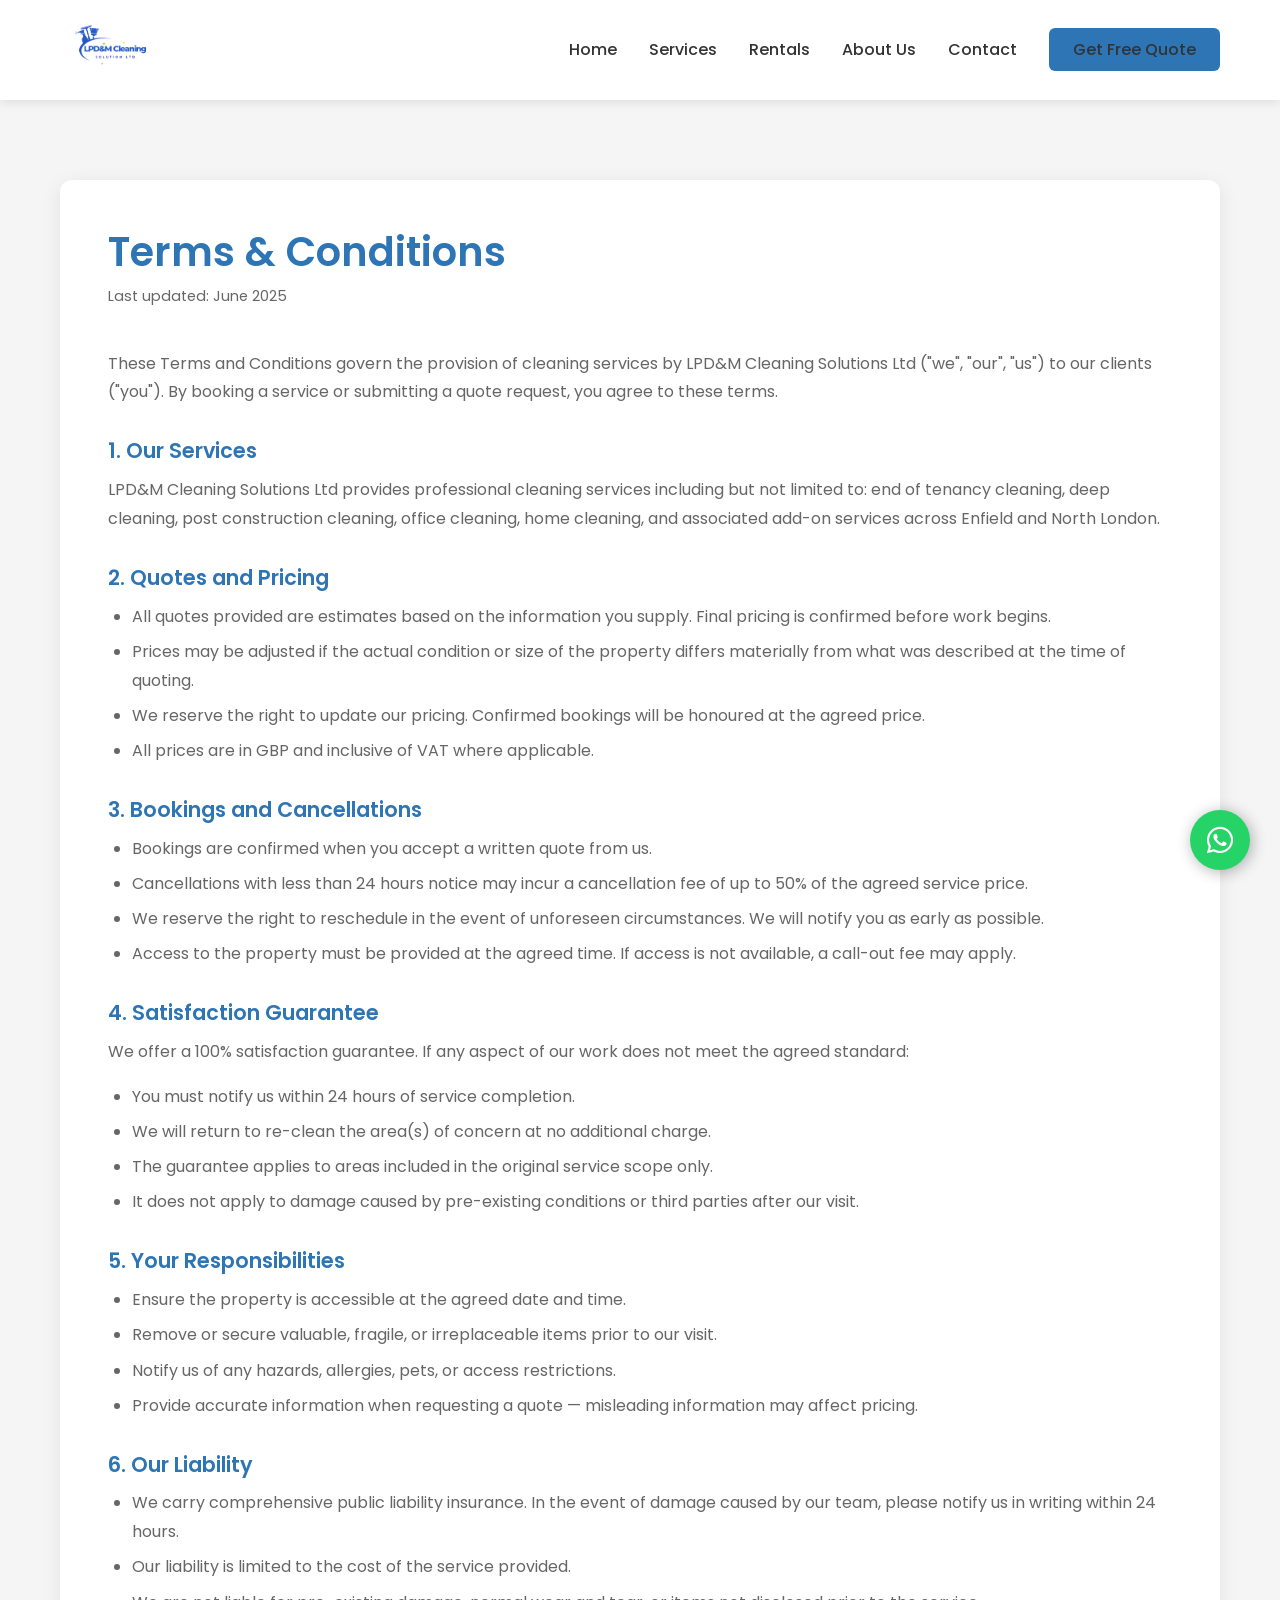
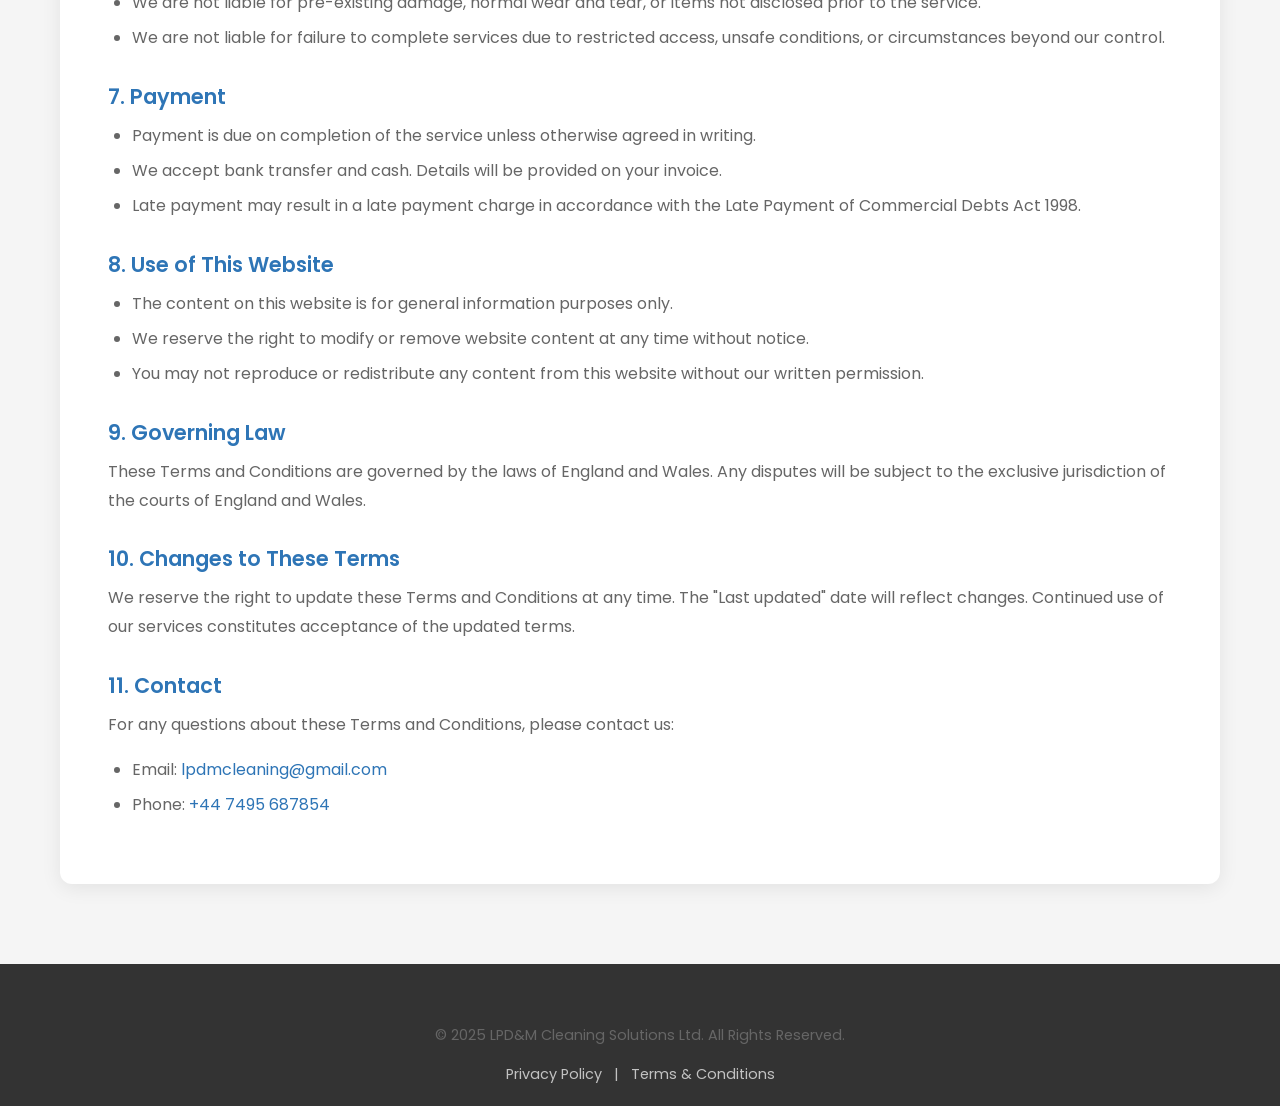
<file: terms.html>
<!DOCTYPE html>
<html lang="en">
<head>
    <meta charset="UTF-8">
    <meta name="viewport" content="width=device-width, initial-scale=1.0">
    <meta name="description" content="Terms and Conditions for LPD&M Cleaning Solutions — the terms governing the use of our services and website.">
    <title>Terms &amp; Conditions | LPD&amp;M Cleaning Solutions</title>
    <link rel="icon" type="image/png" href="./images/logo_new.png">
    <link rel="preconnect" href="https://fonts.googleapis.com">
    <link rel="preconnect" href="https://fonts.gstatic.com" crossorigin>
    <link rel="preconnect" href="https://cdnjs.cloudflare.com">
    <link rel="stylesheet" href="styles.css">
    <link rel="stylesheet" href="https://cdnjs.cloudflare.com/ajax/libs/font-awesome/6.4.0/css/all.min.css">
    <link href="https://fonts.googleapis.com/css2?family=Poppins:wght@300;400;600;700&display=swap" rel="stylesheet">
    <style>
        .legal-page { padding: 80px 0; }
        .legal-page h1 { color: var(--primary-blue); margin-bottom: 0.5rem; }
        .legal-page h2 { color: var(--primary-blue); font-size: 1.3rem; margin-top: 2rem; margin-bottom: 0.75rem; }
        .legal-page p, .legal-page li { color: var(--text-light); line-height: 1.8; }
        .legal-page ul { padding-left: 1.5rem; margin-bottom: 1rem; }
        .legal-page ul li { margin-bottom: 0.4rem; }
        .last-updated { color: var(--text-light); font-size: 0.9rem; margin-bottom: 2.5rem; }
        .legal-card { background: var(--white); border-radius: 12px; box-shadow: 0 4px 20px rgba(0,0,0,0.08); padding: 3rem; }
    </style>
</head>
<body>

    <nav class="navbar">
        <div class="container">
            <div class="nav-wrapper">
                <div class="logo">
                    <a href="index.html">
                        <img src="./images/logo_new.png" alt="LPD&M Cleaning Solutions Logo" class="logo-img">
                    </a>
                </div>
                <ul class="nav-menu">
                    <li><a href="index.html">Home</a></li>
                    <li><a href="services.html">Services</a></li>
                    <li><a href="rental.html">Rentals</a></li>
                    <li><a href="about.html">About Us</a></li>
                    <li><a href="contact.html">Contact</a></li>
                    <li><a href="quote.html" class="btn-nav">Get Free Quote</a></li>
                </ul>
                <div class="hamburger" aria-label="Toggle navigation menu" role="button" tabindex="0">
                    <span></span><span></span><span></span>
                </div>
            </div>
        </div>
    </nav>

    <section class="legal-page" style="background-color: var(--light-grey);">
        <div class="container">
            <div class="legal-card">
                <h1>Terms &amp; Conditions</h1>
                <p class="last-updated">Last updated: June 2025</p>

                <p>These Terms and Conditions govern the provision of cleaning services by LPD&amp;M Cleaning Solutions Ltd ("we", "our", "us") to our clients ("you"). By booking a service or submitting a quote request, you agree to these terms.</p>

                <h2>1. Our Services</h2>
                <p>LPD&amp;M Cleaning Solutions Ltd provides professional cleaning services including but not limited to: end of tenancy cleaning, deep cleaning, post construction cleaning, office cleaning, home cleaning, and associated add-on services across Enfield and North London.</p>

                <h2>2. Quotes and Pricing</h2>
                <ul>
                    <li>All quotes provided are estimates based on the information you supply. Final pricing is confirmed before work begins.</li>
                    <li>Prices may be adjusted if the actual condition or size of the property differs materially from what was described at the time of quoting.</li>
                    <li>We reserve the right to update our pricing. Confirmed bookings will be honoured at the agreed price.</li>
                    <li>All prices are in GBP and inclusive of VAT where applicable.</li>
                </ul>

                <h2>3. Bookings and Cancellations</h2>
                <ul>
                    <li>Bookings are confirmed when you accept a written quote from us.</li>
                    <li>Cancellations with less than 24 hours notice may incur a cancellation fee of up to 50% of the agreed service price.</li>
                    <li>We reserve the right to reschedule in the event of unforeseen circumstances. We will notify you as early as possible.</li>
                    <li>Access to the property must be provided at the agreed time. If access is not available, a call-out fee may apply.</li>
                </ul>

                <h2>4. Satisfaction Guarantee</h2>
                <p>We offer a 100% satisfaction guarantee. If any aspect of our work does not meet the agreed standard:</p>
                <ul>
                    <li>You must notify us within 24 hours of service completion.</li>
                    <li>We will return to re-clean the area(s) of concern at no additional charge.</li>
                    <li>The guarantee applies to areas included in the original service scope only.</li>
                    <li>It does not apply to damage caused by pre-existing conditions or third parties after our visit.</li>
                </ul>

                <h2>5. Your Responsibilities</h2>
                <ul>
                    <li>Ensure the property is accessible at the agreed date and time.</li>
                    <li>Remove or secure valuable, fragile, or irreplaceable items prior to our visit.</li>
                    <li>Notify us of any hazards, allergies, pets, or access restrictions.</li>
                    <li>Provide accurate information when requesting a quote — misleading information may affect pricing.</li>
                </ul>

                <h2>6. Our Liability</h2>
                <ul>
                    <li>We carry comprehensive public liability insurance. In the event of damage caused by our team, please notify us in writing within 24 hours.</li>
                    <li>Our liability is limited to the cost of the service provided.</li>
                    <li>We are not liable for pre-existing damage, normal wear and tear, or items not disclosed prior to the service.</li>
                    <li>We are not liable for failure to complete services due to restricted access, unsafe conditions, or circumstances beyond our control.</li>
                </ul>

                <h2>7. Payment</h2>
                <ul>
                    <li>Payment is due on completion of the service unless otherwise agreed in writing.</li>
                    <li>We accept bank transfer and cash. Details will be provided on your invoice.</li>
                    <li>Late payment may result in a late payment charge in accordance with the Late Payment of Commercial Debts Act 1998.</li>
                </ul>

                <h2>8. Use of This Website</h2>
                <ul>
                    <li>The content on this website is for general information purposes only.</li>
                    <li>We reserve the right to modify or remove website content at any time without notice.</li>
                    <li>You may not reproduce or redistribute any content from this website without our written permission.</li>
                </ul>

                <h2>9. Governing Law</h2>
                <p>These Terms and Conditions are governed by the laws of England and Wales. Any disputes will be subject to the exclusive jurisdiction of the courts of England and Wales.</p>

                <h2>10. Changes to These Terms</h2>
                <p>We reserve the right to update these Terms and Conditions at any time. The "Last updated" date will reflect changes. Continued use of our services constitutes acceptance of the updated terms.</p>

                <h2>11. Contact</h2>
                <p>For any questions about these Terms and Conditions, please contact us:</p>
                <ul>
                    <li>Email: <a href="mailto:lpdmcleaning@gmail.com" style="color: var(--primary-blue);">lpdmcleaning@gmail.com</a></li>
                    <li>Phone: <a href="tel:+447495687854" style="color: var(--primary-blue);">+44 7495 687854</a></li>
                </ul>
            </div>
        </div>
    </section>

    <footer class="footer">
        <div class="container">
            <div class="footer-bottom" style="border-top: none; padding-top: 0;">
                <p>&copy; 2025 LPD&amp;M Cleaning Solutions Ltd. All Rights Reserved.</p>
                <div class="footer-links">
                    <a href="privacy.html">Privacy Policy</a>
                    <span>|</span>
                    <a href="terms.html">Terms &amp; Conditions</a>
                </div>
            </div>
        </div>
    </footer>

    <a href="https://wa.me/447495687854" class="whatsapp-float" target="_blank" rel="noopener noreferrer" aria-label="Contact us on WhatsApp">
        <i class="fab fa-whatsapp"></i>
    </a>

    <script src="script.js"></script>
</body>
</html>
</file>
<file: styles.css>
/* ===================================
   LPD&M CLEANING SOLUTIONS - STYLES
   Brand Colors (EXACT from brief):
   - Royal Blue: #2E75B6
   - Fresh Green: #70AD47
   - Dark Grey: #333333
   - Light Grey: #F5F5F5
   =================================== */

/* Reset & Base Styles */

/* --- BRAND LOGO SECTION --- */

.brand-logo a {
    display: flex; /* This is the magic word that puts them side-by-side */
    align-items: center; /* This perfectly centers the text with the middle of the picture */
    text-decoration: none; /* Removes the ugly blue underline from the link */
    gap: 12px; /* Adds a clean, precise space between the logo and the text */
}

.logo-img {
    height: 50px; /* Adjust this number to make your logo bigger or smaller! */
    width: auto;
}

.logo-text {
    font-size: 24px; /* Adjust text size */
    font-weight: 700; /* Makes it nice and bold */
    color: #0056b3; /* Change this hex code to perfectly match your logo's color! */
    letter-spacing: 1px; /* Spreads the letters out slightly for a premium look */
}

* {
    margin: 0;
    padding: 0;
    box-sizing: border-box;
}

:root {
    --primary-blue: #2E75B6;
    --accent-green: #70AD47;
    --dark-grey: #333333;
    --light-grey: #F5F5F5;
    --white: #FFFFFF;
    --text-dark: #333333;
    --text-light: #666666;

    /* Form / state tokens (additive — no design changes elsewhere) */
    --error-bg: #FFF4F4;
    --error-border: #D9534F;
    --error-text: #8B1F1B;
    --success-bg: #F1FAEC;
    --success-border: #70AD47;
    --success-text: #2F5F1B;
    --input-border: #DDDDDD;
    --input-focus: #2E75B6;
    --disabled-bg: #B8C7D6;
}

body {
    font-family: 'Poppins', 'Helvetica Neue', Arial, sans-serif;
    line-height: 1.6;
    color: var(--text-dark);
    background-color: var(--white);
}

.container {
    max-width: 1200px;
    margin: 0 auto;
    padding: 0 20px;
}

img {
    max-width: 100%;
    height: auto;
}

/* Typography */
h1, h2, h3, h4, h5, h6 {
    font-weight: 600;
    line-height: 1.2;
    margin-bottom: 1rem;
}

h1 { font-size: 2.5rem; }
h2 { font-size: 2rem; }
h3 { font-size: 1.5rem; }

p {
    margin-bottom: 1rem;
    color: var(--text-light);
}

a {
    text-decoration: none;
    color: inherit;
    transition: all 0.3s ease;
}

/* Buttons */
.btn {
    display: inline-block;
    padding: 14px 32px;
    border-radius: 6px;
    font-weight: 600;
    font-size: 1rem;
    text-align: center;
    cursor: pointer;
    transition: all 0.3s ease;
    border: none;
}

.btn-primary {
    background-color: var(--primary-blue);
    color: var(--white);
}

.btn-primary:hover {
    background-color: #1e5a96;
    transform: translateY(-2px);
    box-shadow: 0 4px 12px rgba(46, 117, 182, 0.3);
}

.btn-secondary {
    background-color: var(--accent-green);
    color: var(--white);
}

.btn-secondary:hover {
    background-color: #5a8d37;
    transform: translateY(-2px);
    box-shadow: 0 4px 12px rgba(112, 173, 71, 0.3);
}

.btn-whatsapp {
    background-color: #25D366;
    color: var(--white);
}

.btn-whatsapp:hover {
    background-color: #1eaa52;
}

.btn-large {
    padding: 16px 40px;
    font-size: 1.1rem;
}

/* Disabled / pending button state (for QuoteForm submit) */
.btn:disabled,
.btn.is-loading {
    background-color: var(--disabled-bg);
    cursor: not-allowed;
    transform: none;
    box-shadow: none;
    pointer-events: none;
}

/* Navigation */
.navbar {
    background-color: var(--white);
    box-shadow: 0 2px 10px rgba(0, 0, 0, 0.1);
    position: sticky;
    top: 0;
    z-index: 1000;
}

.nav-wrapper {
    display: flex;
    justify-content: space-between;
    align-items: center;
    padding: 1rem 0;
}

.logo-img {
    height: 60px;
    width: auto;
}

.nav-menu {
    display: flex;
    list-style: none;
    align-items: center;
    gap: 2rem;
}

.nav-menu a {
    color: var(--text-dark);
    font-weight: 500;
    transition: color 0.3s;
}

.nav-menu a:hover,
.nav-menu a.active {
    color: var(--primary-blue);
}

.btn-nav {
    background-color: var(--primary-blue);
    color: var(--white);
    padding: 10px 24px;
    border-radius: 6px;
}

.btn-nav:hover {
    background-color: #1e5a96;
}

/* Hamburger Menu (Mobile) */
.hamburger {
    display: none;
    flex-direction: column;
    cursor: pointer;
    gap: 5px;
}

.hamburger span {
    width: 28px;
    height: 3px;
    background-color: var(--primary-blue);
    transition: all 0.3s;
    border-radius: 2px;
}

/* Hero Section */
.hero {
    position: relative;
    background: linear-gradient(135deg, rgba(46, 117, 182, 0.9) 0%, rgba(30, 90, 150, 0.9) 100%) center/cover no-repeat;
    color: var(--white);
    padding: 120px 0 80px;
    overflow: hidden;
}

.hero-overlay {
    position: absolute;
    top: 0;
    left: 0;
    right: 0;
    bottom: 0;
    background: url('data:image/svg+xml,<svg xmlns="http://www.w3.org/2000/svg" viewBox="0 0 1440 320"><path fill="rgba(255,255,255,0.1)" d="M0,96L48,112C96,128,192,160,288,165.3C384,171,480,149,576,133.3C672,117,768,107,864,122.7C960,139,1056,181,1152,186.7C1248,192,1344,160,1392,144L1440,128L1440,320L1392,320C1344,320,1248,320,1152,320C1056,320,960,320,864,320C768,320,672,320,576,320C480,320,384,320,288,320C192,320,96,320,48,320L0,320Z"></path></svg>') no-repeat bottom;
    background-size: cover;
    opacity: 0.1;
}

.hero-content {
    position: relative;
    z-index: 1;
    text-align: center;
    max-width: 800px;
    margin: 0 auto;
}

.hero-title {
    font-size: 3rem;
    font-weight: 700;
    margin-bottom: 1rem;
    line-height: 1.2;
}

.hero-subtitle {
    font-size: 1.5rem;
    margin-bottom: 1rem;
    color: var(--accent-green);
    font-weight: 600;
}

.hero-description {
    font-size: 1.1rem;
    margin-bottom: 2rem;
    color: rgba(255, 255, 255, 0.9);
}

.hero-buttons {
    display: flex;
    gap: 1rem;
    justify-content: center;
    flex-wrap: wrap;
    margin-bottom: 3rem;
}

.hero-trust {
    display: flex;
    justify-content: center;
    gap: 2rem;
    flex-wrap: wrap;
}

.trust-item {
    display: flex;
    align-items: center;
    gap: 0.5rem;
    font-size: 0.95rem;
}

.trust-item i {
    color: var(--accent-green);
    font-size: 1.2rem;
}

/* ===================================
   HERO CAROUSEL (homepage)
   =================================== */
.hero-carousel {
    background: #1a4a7a; /* solid fallback while images load */
}

/* Slides stack behind content */
.carousel-track {
    position: absolute;
    inset: 0;
    z-index: 0;
}

.carousel-slide {
    position: absolute;
    inset: 0;
    background-size: cover;
    background-position: center;
    opacity: 0;
    transition: opacity 1.5s ease-in-out;
    will-change: opacity;
}

/* Gradient overlay lives on each slide so images always look right */
.carousel-slide::after {
    content: '';
    position: absolute;
    inset: 0;
    background: linear-gradient(135deg, rgba(46, 117, 182, 0.87) 0%, rgba(20, 70, 130, 0.87) 100%);
}

.carousel-slide.is-active {
    opacity: 1;
}

/* Keep wave overlay and content above slides */
.hero-carousel .hero-overlay,
.hero-carousel .container {
    position: relative;
    z-index: 2;
}

/* Dot navigation */
.carousel-nav {
    position: absolute;
    bottom: 22px;
    left: 50%;
    transform: translateX(-50%);
    display: flex;
    gap: 10px;
    z-index: 10;
}

.carousel-nav__dot {
    width: 11px;
    height: 11px;
    border-radius: 50%;
    background: rgba(255, 255, 255, 0.4);
    border: 2px solid rgba(255, 255, 255, 0.85);
    cursor: pointer;
    padding: 0;
    transition: background 0.3s ease, transform 0.3s ease;
}

.carousel-nav__dot.is-active {
    background: #ffffff;
    transform: scale(1.3);
}

/* Prev / Next arrows */
.carousel-arrow {
    position: absolute;
    top: 50%;
    transform: translateY(-50%);
    width: 46px;
    height: 46px;
    background: rgba(255, 255, 255, 0.15);
    border: 2px solid rgba(255, 255, 255, 0.55);
    border-radius: 50%;
    color: #ffffff;
    font-size: 1rem;
    cursor: pointer;
    z-index: 10;
    display: flex;
    align-items: center;
    justify-content: center;
    transition: background 0.3s ease, transform 0.3s ease;
    backdrop-filter: blur(4px);
}

.carousel-arrow:hover {
    background: rgba(255, 255, 255, 0.3);
    transform: translateY(-50%) scale(1.08);
}

.carousel-arrow--prev { left: 20px; }
.carousel-arrow--next { right: 20px; }

@media (max-width: 640px) {
    .carousel-arrow  { display: none; }
    .carousel-nav    { bottom: 14px; }
}

/* Services Overview */
.services-overview {
    padding: 80px 0;
    background-color: var(--light-grey);
}

.section-header {
    text-align: center;
    margin-bottom: 3rem;
}

.section-header h2 {
    color: var(--primary-blue);
    margin-bottom: 0.5rem;
}

.section-header p {
    font-size: 1.1rem;
    color: var(--text-light);
}

.services-grid {
    display: grid;
    grid-template-columns: repeat(auto-fit, minmax(300px, 1fr));
    gap: 2rem;
}

.service-card {
    background: var(--white);
    padding: 0;
    border-radius: 12px;
    box-shadow: 0 4px 15px rgba(0, 0, 0, 0.08);
    transition: all 0.3s ease;
    text-align: center;
    overflow: hidden;
}

.service-card:hover {
    transform: translateY(-8px);
    box-shadow: 0 8px 25px rgba(0, 0, 0, 0.15);
}

.service-image {
    width: 100%;
    height: 200px;
    overflow: hidden;
    position: relative;
}

.service-image img {
    width: 100%;
    height: 100%;
    object-fit: cover;
    transition: transform 0.3s ease;
}

.service-card:hover .service-image img {
    transform: scale(1.1);
}

.service-card > div:not(.service-image),
.service-card > h3,
.service-card > p,
.service-card > a,
.service-card > .service-price {
    padding-left: 2rem;
    padding-right: 2rem;
}

.service-card > div.service-icon {
    padding: 0;
}

.service-card h3 {
    margin-top: 1.5rem;
}

.service-icon {
    width: 80px;
    height: 80px;
    margin: -40px auto 1rem;
    background: linear-gradient(135deg, var(--primary-blue), var(--accent-green));
    border-radius: 50%;
    display: flex;
    align-items: center;
    justify-content: center;
    font-size: 2rem;
    color: var(--white);
    position: relative;
    z-index: 1;
    box-shadow: 0 4px 15px rgba(0, 0, 0, 0.2);
}

.service-card h3 {
    color: var(--text-dark);
    margin-bottom: 1rem;
    font-size: 1.3rem;
}

.service-card p {
    color: var(--text-light);
    margin-bottom: 1.5rem;
    font-size: 0.95rem;
}

.price-note {
    font-size: 0.85rem;
    color: var(--text-light);
    font-style: italic;
    margin: 0.5rem 0 1rem 0;
}

.btn-small {
    padding: 10px 24px;
    font-size: 0.9rem;
    margin-bottom: 0.75rem;
    display: inline-block;
    width: auto;
}

.service-price {
    font-size: 1.5rem;
    font-weight: 700;
    color: var(--primary-blue);
    margin-bottom: 1rem;
}

.service-link {
    color: var(--accent-green);
    font-weight: 600;
    display: inline-block;
    transition: all 0.3s;
}

.service-link:hover {
    color: var(--primary-blue);
    transform: translateX(5px);
}

.service-card > a.btn,
.service-card > a.service-link {
    margin-bottom: 1rem;
}

.service-card > a.service-link:last-child {
    margin-bottom: 2rem;
}

.service-card-accent {
    background: linear-gradient(135deg, var(--primary-blue), var(--accent-green));
    color: var(--white);
    padding: 2rem;
}

.service-card-accent h3,
.service-card-accent p,
.service-card-accent .service-link {
    color: var(--white);
    padding: 0;
}

.service-card--coming-soon {
    position: relative;
    border: 2px dashed var(--primary-blue);
    opacity: 0.92;
}

.coming-soon-badge {
    position: absolute;
    top: 1rem;
    right: 1rem;
    background: linear-gradient(135deg, var(--primary-blue), var(--accent-green));
    color: #fff;
    font-size: 0.7rem;
    font-weight: 700;
    letter-spacing: 0.08em;
    text-transform: uppercase;
    padding: 0.3rem 0.75rem;
    border-radius: 50px;
    box-shadow: 0 2px 8px rgba(46, 117, 182, 0.35);
}

/* ── Rental Services horizontal banner ─────────────────────────── */
.rental-banner {
    display: flex;
    align-items: center;
    gap: 2.5rem;
    background: linear-gradient(135deg, #1a3f6f 0%, var(--primary-blue) 55%, var(--accent-green) 100%);
    border-radius: 16px;
    padding: 2.5rem 3rem;
    margin-top: 2.5rem;
    position: relative;
    overflow: hidden;
}

.rental-banner::before {
    content: '';
    position: absolute;
    right: -50px;
    top: -50px;
    width: 220px;
    height: 220px;
    border-radius: 50%;
    background: rgba(255, 255, 255, 0.06);
    pointer-events: none;
}

.rental-banner__icon {
    flex-shrink: 0;
    width: 76px;
    height: 76px;
    background: rgba(255, 255, 255, 0.15);
    border-radius: 50%;
    display: flex;
    align-items: center;
    justify-content: center;
    font-size: 1.9rem;
    color: #fff;
}

.rental-banner__body {
    flex: 1;
}

.rental-banner__body .coming-soon-badge {
    position: static;
    display: inline-block;
    margin-bottom: 0.6rem;
    background: rgba(255, 255, 255, 0.2);
    box-shadow: none;
}

.rental-banner__body h3 {
    font-size: 1.45rem;
    font-weight: 700;
    color: #fff;
    margin: 0 0 0.5rem;
}

.rental-banner__body p {
    color: rgba(255, 255, 255, 0.88);
    margin: 0;
    font-size: 0.95rem;
    line-height: 1.65;
}

.rental-banner__cta {
    flex-shrink: 0;
}

@media (max-width: 768px) {
    .rental-banner {
        flex-direction: column;
        text-align: center;
        padding: 2rem 1.5rem;
        gap: 1.5rem;
    }
}

.addon-list {
    list-style: none;
    margin: 1rem 0;
    text-align: left;
}

.addon-list li {
    padding: 0.5rem 0;
    border-bottom: 1px solid rgba(255, 255, 255, 0.2);
}

.addon-list li:before {
    content: "✓ ";
    margin-right: 0.5rem;
    font-weight: bold;
}

/* Pricing Disclaimer */
.pricing-disclaimer {
    background-color: var(--white);
    border-left: 4px solid var(--accent-green);
    padding: 1.5rem 2rem;
    border-radius: 8px;
    margin-top: 3rem;
    text-align: center;
}

.pricing-disclaimer p {
    color: var(--text-dark);
    margin: 0;
    font-size: 1rem;
}

.pricing-disclaimer i {
    color: var(--accent-green);
    margin-right: 0.5rem;
}

/* Why Choose Us */
.why-choose-us {
    padding: 80px 0;
    background-color: var(--white);
}

.features-grid {
    display: grid;
    grid-template-columns: repeat(auto-fit, minmax(300px, 1fr));
    gap: 2.5rem;
}

.feature-item {
    text-align: center;
}

.feature-icon {
    width: 80px;
    height: 80px;
    margin: 0 auto 1.5rem;
    background-color: var(--light-grey);
    border-radius: 50%;
    display: flex;
    align-items: center;
    justify-content: center;
    font-size: 2rem;
    color: var(--primary-blue);
    transition: all 0.3s;
}

.feature-item:hover .feature-icon {
    background-color: var(--primary-blue);
    color: var(--white);
    transform: scale(1.1);
}

.feature-item h3 {
    color: var(--text-dark);
    margin-bottom: 0.75rem;
    font-size: 1.2rem;
}

.feature-item p {
    color: var(--text-light);
    font-size: 0.95rem;
}

/* Service Areas */
.service-areas {
    padding: 80px 0;
    background: linear-gradient(135deg, var(--light-grey) 0%, var(--white) 100%);
}

.areas-content {
    display: grid;
    grid-template-columns: 1fr 1fr;
    gap: 3rem;
    align-items: center;
}

.areas-text h2 {
    color: var(--primary-blue);
    margin-bottom: 1rem;
}

.areas-list {
    list-style: none;
    display: grid;
    grid-template-columns: repeat(2, 1fr);
    gap: 1rem;
    margin: 2rem 0;
}

.areas-list li {
    display: flex;
    align-items: center;
    gap: 0.5rem;
    color: var(--text-dark);
    font-weight: 500;
}

.areas-list i {
    color: var(--accent-green);
}

.areas-map {
    display: flex;
    align-items: center;
    justify-content: center;
    font-size: 15rem;
    color: var(--primary-blue);
    opacity: 0.1;
}

/* Testimonials */
.testimonials {
    padding: 80px 0;
    background-color: var(--white);
}

.testimonials-grid {
    display: grid;
    grid-template-columns: repeat(auto-fit, minmax(300px, 1fr));
    gap: 2rem;
}

.testimonial-card {
    background: var(--light-grey);
    padding: 2rem;
    border-radius: 12px;
    border-left: 4px solid var(--accent-green);
}

.stars {
    color: #FFB800;
    margin-bottom: 1rem;
    font-size: 1.1rem;
}

.testimonial-text {
    font-style: italic;
    margin-bottom: 1.5rem;
    color: var(--text-dark);
}

.testimonial-author strong {
    color: var(--primary-blue);
    display: block;
    margin-bottom: 0.25rem;
}

.testimonial-author span {
    color: var(--text-light);
    font-size: 0.9rem;
}

/* Final CTA */
.final-cta {
    padding: 80px 0;
    background: linear-gradient(135deg, var(--primary-blue) 0%, #1e5a96 100%);
    color: var(--white);
    text-align: center;
}

.cta-content h2 {
    font-size: 2.5rem;
    margin-bottom: 1rem;
}

.cta-content > p {
    font-size: 1.2rem;
    margin-bottom: 2rem;
    color: rgba(255, 255, 255, 0.9);
}

.cta-buttons {
    display: flex;
    gap: 1rem;
    justify-content: center;
    flex-wrap: wrap;
    margin-bottom: 1.5rem;
}

.cta-hours {
    color: rgba(255, 255, 255, 0.8);
    font-size: 0.95rem;
}

/* ===================================
   QUOTE FORM (consumed by contact.html / quote.html)
   Visible only when the form module is rendered.
   =================================== */
.quote-form-section {
    padding: 80px 0;
    background-color: var(--light-grey);
}

.quote-form-wrapper {
    max-width: 760px;
    margin: 0 auto;
    background: var(--white);
    padding: 2.5rem;
    border-radius: 12px;
    box-shadow: 0 4px 20px rgba(0, 0, 0, 0.08);
}

.quote-form .form-row {
    display: grid;
    grid-template-columns: 1fr 1fr;
    gap: 1.25rem;
}

.quote-form .form-group {
    margin-bottom: 1.25rem;
}

.quote-form label {
    display: block;
    margin-bottom: 0.5rem;
    font-weight: 600;
    color: var(--text-dark);
    font-size: 0.95rem;
}

.quote-form label span[aria-hidden="true"] {
    color: var(--error-border);
}

.quote-form input,
.quote-form select,
.quote-form textarea {
    width: 100%;
    padding: 12px 14px;
    border: 1px solid var(--input-border);
    border-radius: 6px;
    font-family: inherit;
    font-size: 1rem;
    color: var(--text-dark);
    background-color: var(--white);
    transition: border-color 0.2s, box-shadow 0.2s;
}

.quote-form input:focus,
.quote-form select:focus,
.quote-form textarea:focus {
    outline: none;
    border-color: var(--input-focus);
    box-shadow: 0 0 0 3px rgba(46, 117, 182, 0.15);
}

.quote-form textarea {
    resize: vertical;
    min-height: 120px;
}

.quote-form input[aria-invalid="true"],
.quote-form select[aria-invalid="true"],
.quote-form textarea[aria-invalid="true"] {
    border-color: var(--error-border);
}

.quote-form button[type="submit"] {
    width: 100%;
    margin-top: 0.5rem;
}

/* Form messages (error / success banners) */
.form-message {
    display: flex;
    gap: 1rem;
    padding: 1.25rem 1.5rem;
    border-radius: 8px;
    margin-bottom: 1.5rem;
    border: 1px solid transparent;
    align-items: flex-start;
}

.form-message[hidden] {
    display: none;
}

.form-message__icon {
    font-size: 1.5rem;
    line-height: 1;
    flex-shrink: 0;
    margin-top: 2px;
}

.form-message__body {
    flex: 1;
}

.form-message__body strong {
    display: block;
    margin-bottom: 0.35rem;
    font-size: 1.05rem;
}

.form-message__body p {
    margin: 0 0 0.75rem;
    font-size: 0.95rem;
}

.form-message__actions {
    display: flex;
    gap: 0.75rem;
    flex-wrap: wrap;
    margin-top: 0.5rem;
}

.form-message--error {
    background-color: var(--error-bg);
    border-color: var(--error-border);
    color: var(--error-text);
}

.form-message--error .form-message__icon {
    color: var(--error-border);
}

.form-message--success {
    background-color: var(--success-bg);
    border-color: var(--success-border);
    color: var(--success-text);
}

.form-message--success .form-message__icon {
    color: var(--success-border);
}

/* Footer */
.footer {
    background-color: var(--dark-grey);
    color: var(--white);
    padding: 60px 0 20px;
}

.footer-grid {
    display: grid;
    grid-template-columns: repeat(auto-fit, minmax(250px, 1fr));
    gap: 2rem;
    margin-bottom: 3rem;
}

.footer-col h4 {
    color: var(--accent-green);
    margin-bottom: 1rem;
    font-size: 1.1rem;
}

.footer-col p {
    color: rgba(255, 255, 255, 0.8);
    font-size: 0.9rem;
}

.footer-col ul {
    list-style: none;
}

.footer-col ul li {
    margin-bottom: 0.75rem;
}

.footer-col ul li a {
    color: rgba(255, 255, 255, 0.8);
    transition: color 0.3s;
}

.footer-col ul li a:hover {
    color: var(--accent-green);
}

.footer-certifications p {
    margin-bottom: 0.5rem;
}

.footer-certifications i {
    color: var(--accent-green);
    margin-right: 0.5rem;
}

.footer-contact li {
    display: flex;
    align-items: center;
    gap: 0.75rem;
    margin-bottom: 1rem;
}

.footer-contact i {
    color: var(--accent-green);
    width: 20px;
}

.social-icons {
    display: flex;
    gap: 1rem;
    margin-top: 1rem;
}

.social-icons a {
    width: 40px;
    height: 40px;
    background-color: var(--primary-blue);
    border-radius: 50%;
    display: flex;
    align-items: center;
    justify-content: center;
    color: var(--white);
    transition: all 0.3s;
}

.social-icons a:hover {
    background-color: var(--accent-green);
    transform: scale(1.1);
}

.footer-bottom {
    border-top: 1px solid rgba(255, 255, 255, 0.1);
    padding-top: 2rem;
    text-align: center;
    color: rgba(255, 255, 255, 0.7);
    font-size: 0.9rem;
}

.footer-links {
    margin-top: 0.5rem;
}

.footer-links a {
    color: rgba(255, 255, 255, 0.7);
    margin: 0 0.5rem;
}

.footer-links a:hover {
    color: var(--accent-green);
}

/* WhatsApp Floating Button */
.whatsapp-float {
    position: fixed;
    width: 60px;
    height: 60px;
    bottom: 30px;
    right: 30px;
    background-color: #25D366;
    color: var(--white);
    border-radius: 50%;
    text-align: center;
    font-size: 30px;
    box-shadow: 2px 2px 15px rgba(0, 0, 0, 0.3);
    z-index: 999;
    display: flex;
    align-items: center;
    justify-content: center;
    transition: all 0.3s;
}

.whatsapp-float:hover {
    background-color: #1eaa52;
    transform: scale(1.1);
}

/* Responsive Design */
@media (max-width: 968px) {
    .nav-menu {
        position: fixed;
        left: -100%;
        top: 80px;
        flex-direction: column;
        background-color: var(--white);
        width: 100%;
        text-align: center;
        transition: 0.3s;
        box-shadow: 0 10px 27px rgba(0, 0, 0, 0.05);
        padding: 2rem 0;
        gap: 0;
    }

    .nav-menu.active {
        left: 0;
    }

    .nav-menu li {
        margin: 1rem 0;
    }

    .hamburger {
        display: flex;
    }

    .hamburger.active span:nth-child(1) {
        transform: rotate(45deg) translate(8px, 8px);
    }

    .hamburger.active span:nth-child(2) {
        opacity: 0;
    }

    .hamburger.active span:nth-child(3) {
        transform: rotate(-45deg) translate(8px, -8px);
    }

    .hero-title {
        font-size: 2rem;
    }

    .hero-subtitle {
        font-size: 1.2rem;
    }

    .areas-content {
        grid-template-columns: 1fr;
    }

    .areas-map {
        font-size: 8rem;
    }

    h1 { font-size: 2rem; }
    h2 { font-size: 1.75rem; }
}

@media (max-width: 640px) {
    .hero {
        padding: 80px 0 60px;
    }

    .hero-title {
        font-size: 1.75rem;
    }

    .hero-buttons {
        flex-direction: column;
    }

    .hero-trust {
        flex-direction: column;
        gap: 1rem;
    }

    .services-grid,
    .features-grid,
    .testimonials-grid {
        grid-template-columns: 1fr;
    }

    .btn {
        width: 100%;
        padding: 12px 24px;
    }

    .cta-buttons {
        flex-direction: column;
    }

    .footer-grid {
        grid-template-columns: 1fr;
    }

    .areas-list {
        grid-template-columns: 1fr;
    }

    /* Form responsiveness */
    .quote-form-wrapper {
        padding: 1.5rem;
    }

    .quote-form .form-row {
        grid-template-columns: 1fr;
        gap: 0;
    }

    .form-message {
        flex-direction: column;
        gap: 0.5rem;
    }

    .form-message__actions .btn {
        width: 100%;
    }
}

/* --- DEVELOPER CREDIT --- */
.developer-credit {
    text-align: center;
    padding-top: 10px;
    margin-top: 15px;
    font-size: 12px; /* Keeps it tiny and professional */
    color: #888888; /* A subtle grey color */
    border-top: 1px solid #eeeeee; /* A faint line to separate it from LPD&M's info */
}

.developer-credit a {
    color: #555555;
    text-decoration: none;
    font-weight: bold;
}

.developer-credit a:hover {
    color: #0056b3; /* Changes to a nice blue when they hover over your name */
    text-decoration: underline;
}
</file>
